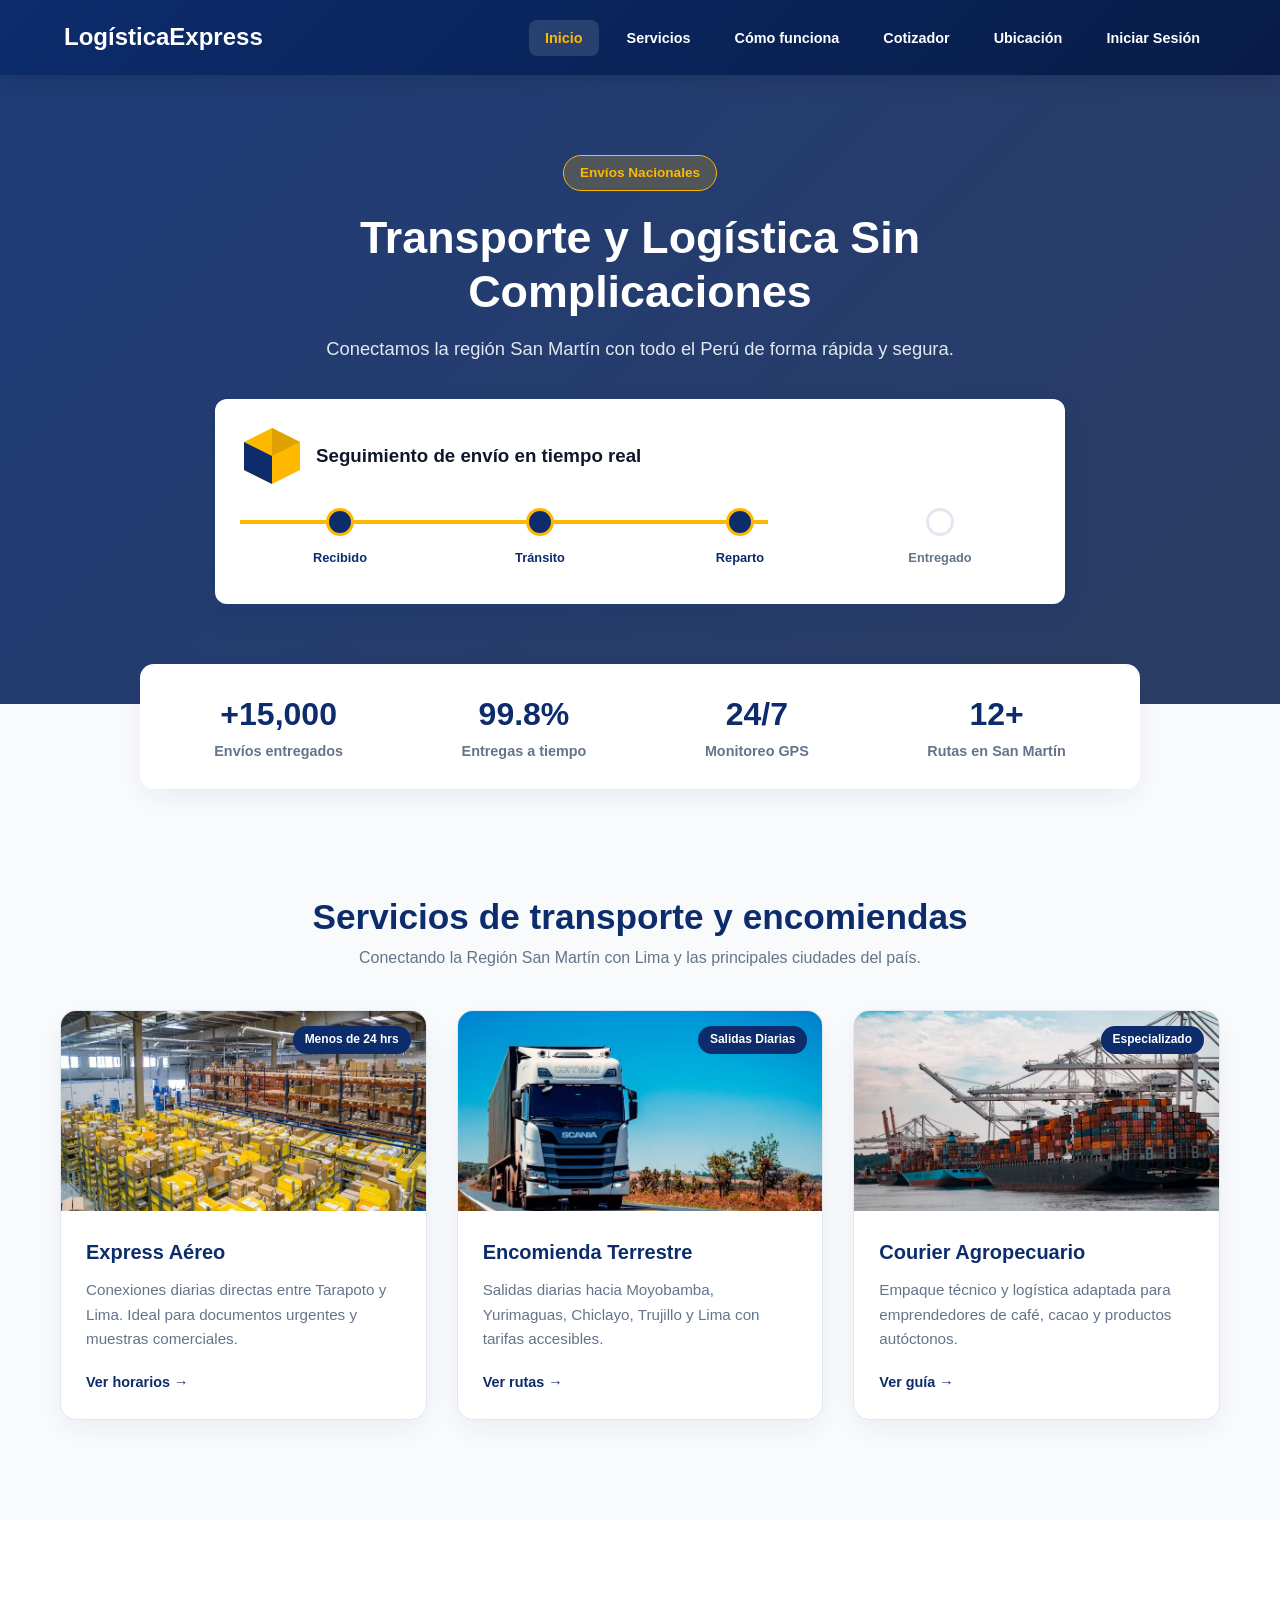
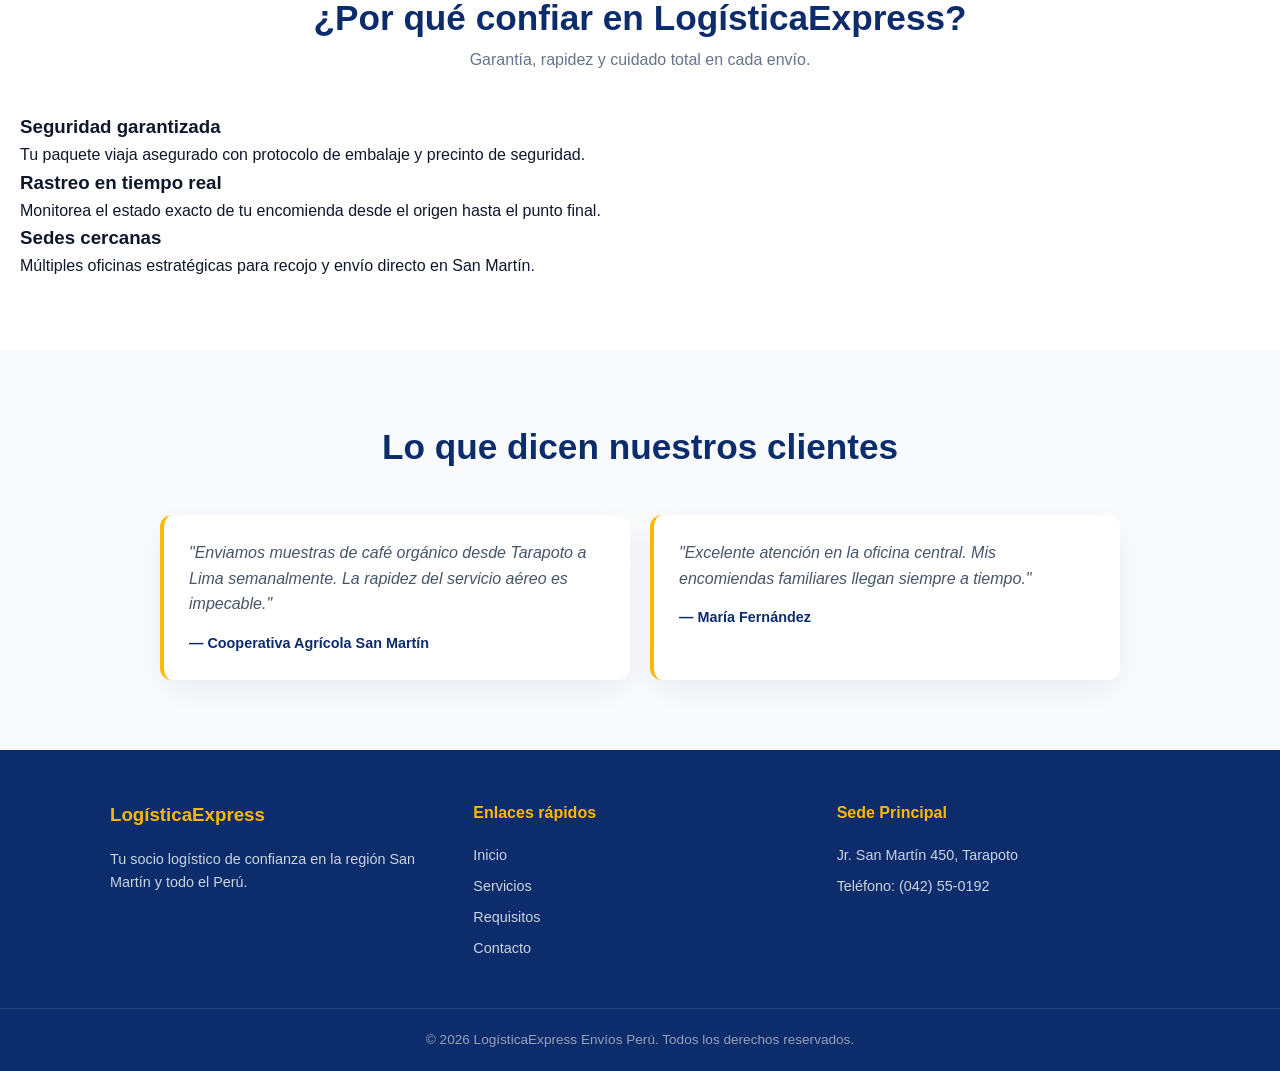
<file: index.html>
<!DOCTYPE html>
<html lang="es">
<head>
  <meta charset="UTF-8">
  <meta name="viewport" content="width=device-width, initial-scale=1.0">
  <meta name="description" content="LogísticaExpress Perú - Envíos, encomiendas y mensajería en Tarapoto y la Amazonía.">
  <title>Inicio — LogísticaExpress Perú</title>
  <link rel="stylesheet" href="CSS/inicio.css">
</head>
<body>

  <!-- ENCABEZADO Y NAVEGACIÓN -->
  <header>
    <a href="index.html" class="logo">LogísticaExpress</a>
    <nav>
      <ul>
        <li><a href="index.html" class="active">Inicio</a></li>
        <li><a href="HTML/servicios.html">Servicios</a></li>
        <li class="dropdown">
          <a href="HTML/requisitos.html">Cómo funciona</a>
          <ul class="dropdown-menu">
            <li><a href="HTML/requisitos.html#pasos">Pasos para enviar</a></li>
            <li><a href="HTML/requisitos.html#requisitos">Requisitos por tipo</a></li>
            <li><a href="HTML/requisitos.html#prohibidos">Artículos prohibidos</a></li>
          </ul>
        </li>
        <li><a href="HTML/formulario.html">Cotizador</a></li>
        <li><a href="HTML/contacto.html">Ubicación</a></li>
        <!-- BOTÓN DE INICIAR SESIÓN AGREGADO -->
        <li><a href="HTML/login.html" class="btn-login-nav">Iniciar Sesión</a></li>
      </ul>
    </nav>
  </header>

  <main>
    <!-- HERO SECTION -->
    <section class="hero">
      <div class="hero-overlay"></div>
      <div class="hero-content">
        <span class="badge">Envíos Nacionales</span>
        <h1>Transporte y Logística Sin Complicaciones</h1>
        <p>Conectamos la región San Martín con todo el Perú de forma rápida y segura.</p>

        <!-- SEGUIMIENTO Y RASTREO -->
        <div class="tracking-container">
          <div class="rastreo-header">
            <svg class="svg-paquete-animado" viewBox="0 0 64 64" width="64" height="64">
              <path fill="#ffb800" d="M32 4L4 18v28l28 14 28-14V18L32 4z"/>
              <path fill="#e0a200" d="M32 4v28l28-14L32 4z"/>
              <path fill="#0d2c6c" d="M4 18l28 14v28L4 46V18z"/>
            </svg>
            <h3>Seguimiento de envío en tiempo real</h3>
          </div>

          <!-- Línea de tiempo -->
          <div class="timeline">
            <div class="timeline-bar"></div>
            <div class="timeline-step active">
              <div class="step-dot"></div>
              <span class="step-label">Recibido</span>
            </div>
            <div class="timeline-step active">
              <div class="step-dot"></div>
              <span class="step-label">Tránsito</span>
            </div>
            <div class="timeline-step active">
              <div class="step-dot"></div>
              <span class="step-label">Reparto</span>
            </div>
            <div class="timeline-step">
              <div class="step-dot"></div>
              <span class="step-label">Entregado</span>
            </div>
          </div>
        </div>

      </div>
    </section>

    <!-- ESTADÍSTICAS -->
    <section class="stats-bar">
      <div class="stat-item">
        <h2>+15,000</h2>
        <p>Envíos entregados</p>
      </div>
      <div class="stat-item">
        <h2>99.8%</h2>
        <p>Entregas a tiempo</p>
      </div>
      <div class="stat-item">
        <h2>24/7</h2>
        <p>Monitoreo GPS</p>
      </div>
      <div class="stat-item">
        <h2>12+</h2>
        <p>Rutas en San Martín</p>
      </div>
    </section>

    <!-- CATÁLOGO DE SERVICIOS -->
    <section class="resumen-inicio" id="servicios">
      <div class="section-title">
        <h2>Servicios de transporte y encomiendas</h2>
        <p>Conectando la Región San Martín con Lima y las principales ciudades del país.</p>
      </div>

      <div class="resumen-grid">
        <article class="resumen-card">
          <div class="card-img-wrapper">
            <img src="aereo.jpg" alt="Carga Aérea Express">
            <span class="card-badge">Menos de 24 hrs</span>
          </div>
          <div class="resumen-card-body">
            <h3>Express Aéreo</h3>
            <p>Conexiones diarias directas entre Tarapoto y Lima. Ideal para documentos urgentes y muestras comerciales.</p>
            <a href="HTML/expresoaereo.html" class="link-btn">Ver horarios →</a>
          </div>
        </article>

        <article class="resumen-card">
          <div class="card-img-wrapper">
            <img src="terrestre.jpg" alt="Encomienda Terrestre">
            <span class="card-badge">Salidas Diarias</span>
          </div>
          <div class="resumen-card-body">
            <h3>Encomienda Terrestre</h3>
            <p>Salidas diarias hacia Moyobamba, Yurimaguas, Chiclayo, Trujillo y Lima con tarifas accesibles.</p>
            <a href="HTML/encomiendaterrestre.html" class="link-btn">Ver rutas →</a>
          </div>
        </article>

        <article class="resumen-card">
          <div class="card-img-wrapper">
            <img src="agropecuario.jpg" alt="Courier Agropecuario">
            <span class="card-badge">Especializado</span>
          </div>
          <div class="resumen-card-body">
            <h3>Courier Agropecuario</h3>
            <p>Empaque técnico y logística adaptada para emprendedores de café, cacao y productos autóctonos.</p>
            <a href="HTML/courieragropecuario.html" class="link-btn">Ver guía →</a>
          </div>
        </article>
      </div>
    </section>

    <!-- VENTAJAS / POR QUÉ ELEGIRNOS -->
    <section class="features-section" id="beneficios">
      <div class="section-title">
        <h2>¿Por qué confiar en LogísticaExpress?</h2>
        <p>Garantía, rapidez y cuidado total en cada envío.</p>
      </div>

      <div class="features-grid">
        <div class="feature-box">
          <h3>Seguridad garantizada</h3>
          <p>Tu paquete viaja asegurado con protocolo de embalaje y precinto de seguridad.</p>
        </div>
        <div class="feature-box">
          <h3>Rastreo en tiempo real</h3>
          <p>Monitorea el estado exacto de tu encomienda desde el origen hasta el punto final.</p>
        </div>
        <div class="feature-box">
          <h3>Sedes cercanas</h3>
          <p>Múltiples oficinas estratégicas para recojo y envío directo en San Martín.</p>
        </div>
      </div>
    </section>

    <!-- TESTIMONIOS -->
    <section class="testimonials-section" id="testimonios">
      <div class="section-title">
        <h2>Lo que dicen nuestros clientes</h2>
      </div>

      <div class="testimonials-grid">
        <div class="testimonial-card">
          <p>"Enviamos muestras de café orgánico desde Tarapoto a Lima semanalmente. La rapidez del servicio aéreo es impecable."</p>
          <h4>— Cooperativa Agrícola San Martín</h4>
        </div>
        <div class="testimonial-card">
          <p>"Excelente atención en la oficina central. Mis encomiendas familiares llegan siempre a tiempo."</p>
          <h4>— María Fernández</h4>
        </div>
      </div>
    </section>
  </main>

  <!-- PIE DE PÁGINA -->
  <footer>
    <div class="footer-container">
      <div class="footer-col">
        <h3>LogísticaExpress</h3>
        <p>Tu socio logístico de confianza en la región San Martín y todo el Perú.</p>
      </div>
      <div class="footer-col">
        <h4>Enlaces rápidos</h4>
        <ul>
          <li><a href="index.html">Inicio</a></li>
          <li><a href="HTML/servicios.html">Servicios</a></li>
          <li><a href="HTML/requisitos.html">Requisitos</a></li>
          <li><a href="HTML/contacto.html">Contacto</a></li>
        </ul>
      </div>
      <div class="footer-col">
        <h4>Sede Principal</h4>
        <p>Jr. San Martín 450, Tarapoto</p>
        <p>Teléfono: (042) 55-0192</p>
      </div>
    </div>
    <div class="footer-bottom">
      <p>&copy; 2026 LogísticaExpress Envíos Perú. Todos los derechos reservados.</p>
    </div>
  </footer>

</body>
</html>
</file>
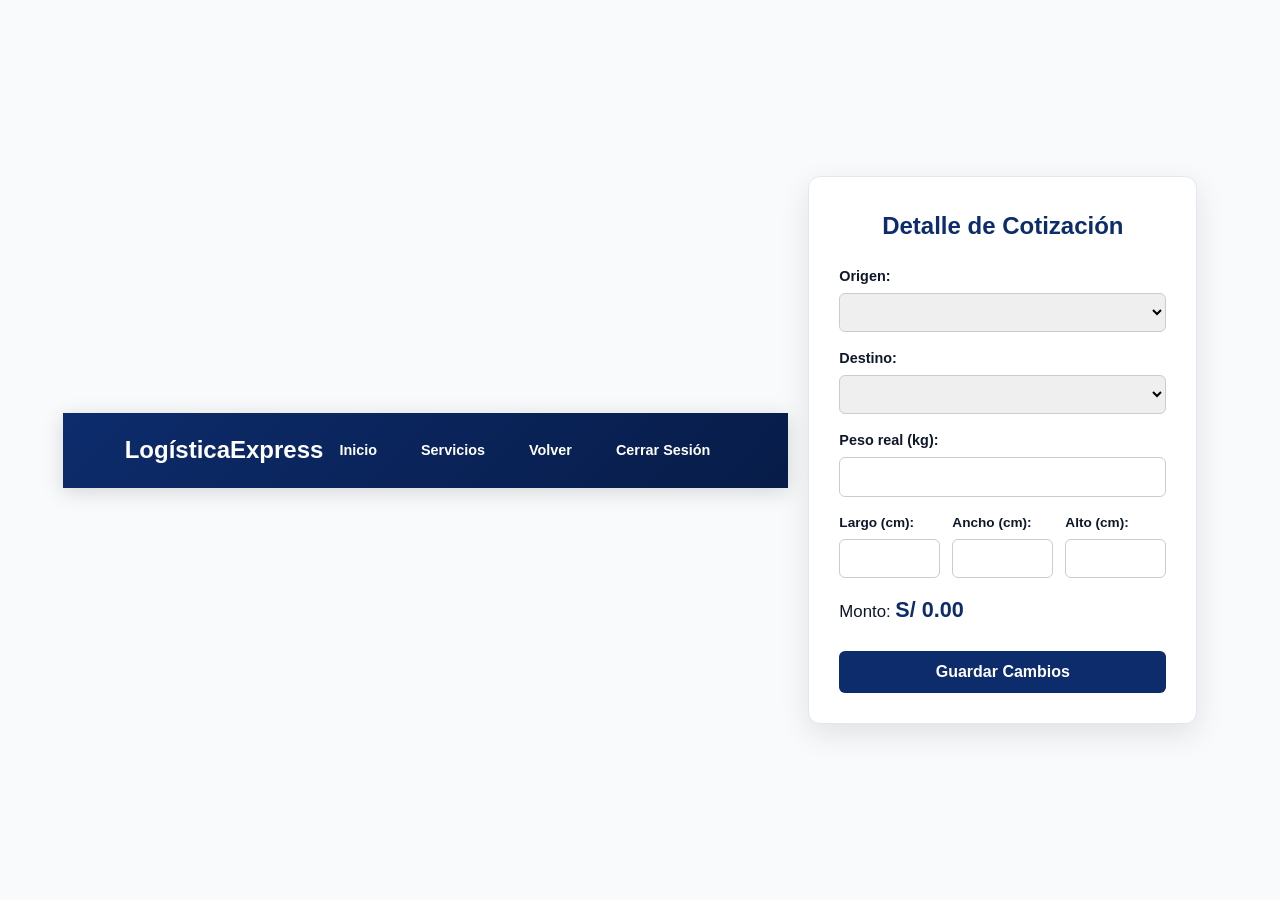
<file: HTML/actualizar.html>
<!DOCTYPE html>
<html lang="es">
<head>
  <meta charset="UTF-8">
  <meta name="viewport" content="width=device-width, initial-scale=1.0">
  <title>Actualizar Cotización — LogísticaExpress</title>
  <link rel="stylesheet" href="../CSS/inicio.css">
  <link rel="stylesheet" href="../CSS/actualizar.css">
</head>
<body>
  <!-- ENCABEZADO -->
  <header>
    <a href="../index.html" class="logo">LogísticaExpress</a>
    <nav>
      <ul>
        <li><a href="../index.html">Inicio</a></li>
        <li><a href="servicios.html">Servicios</a></li>
        <li><a href="#" id="enlace-volver">Volver</a></li>
        <li><a href="#" id="btn-cerrar-sesion" class="btn-login-nav">Cerrar Sesión</a></li>
      </ul>
    </nav>
  </header>

  <main style="display: flex; justify-content: center; padding: 40px 20px;">
    <div class="form-card" style="width: 100%; max-width: 500px; background: white; padding: 30px; border-radius: 12px; box-shadow: 0 10px 30px rgba(0,0,0,0.1);">
      <h2 style="color: #0d2c6c; text-align: center; margin-bottom: 20px;">Detalle de Cotización</h2>

      <form id="form-actualizar">
        <div style="margin-bottom: 15px;">
          <label for="edit-origen" style="display: block; font-weight: bold; margin-bottom: 5px;">Origen:</label>
          <select id="edit-origen" required style="width: 100%; padding: 10px; border: 1px solid #ccc; border-radius: 6px;"></select>
        </div>

        <div style="margin-bottom: 15px;">
          <label for="edit-destino" style="display: block; font-weight: bold; margin-bottom: 5px;">Destino:</label>
          <select id="edit-destino" required style="width: 100%; padding: 10px; border: 1px solid #ccc; border-radius: 6px;"></select>
        </div>

        <div style="margin-bottom: 15px;">
          <label for="edit-peso" style="display: block; font-weight: bold; margin-bottom: 5px;">Peso real (kg):</label>
          <input type="number" id="edit-peso" min="0.1" max="9999" step="0.1" required style="width: 100%; padding: 10px; border: 1px solid #ccc; border-radius: 6px;">
        </div>

        <div class="medidas-edit">
          <div><label for="edit-largo">Largo (cm):</label><input type="number" id="edit-largo" min="1" max="9999" step="0.1" required></div>
          <div><label for="edit-ancho">Ancho (cm):</label><input type="number" id="edit-ancho" min="1" max="9999" step="0.1" required></div>
          <div><label for="edit-alto">Alto (cm):</label><input type="number" id="edit-alto" min="1" max="9999" step="0.1" required></div>
        </div>

        <p class="monto-edit">Monto: <strong id="edit-monto">S/ 0.00</strong> <span id="edit-pago"></span></p>
        <p id="edit-error" class="edit-error" role="alert"></p>

        <!-- Solo Administradores o Empleados verán este campo -->
        <div id="div-estado" style="margin-bottom: 20px; display: none; padding-top: 15px; border-top: 1px solid #eee;">
          <label for="edit-estado" style="display: block; font-weight: bold; margin-bottom: 5px; color: #b91c1c;">Actualizar Estado del Envío:</label>
          <select id="edit-estado" style="width: 100%; padding: 10px; border: 2px solid #ffb800; border-radius: 6px;">
            <option value="registrado">Registrado</option>
            <option value="en tránsito">En tránsito</option>
            <option value="entregado">Entregado</option>
            <option value="cancelado">Cancelado</option>
          </select>
        </div>

        <button type="submit" id="btn-guardar" style="width: 100%; background: #0d2c6c; color: white; border: none; padding: 12px; font-weight: bold; border-radius: 6px; cursor: pointer;">Guardar Cambios</button>
      </form>
    </div>
  </main>

  <script type="module" src="../JS/actualizar/actualizar.js"></script>
</body>
</html>
</file>
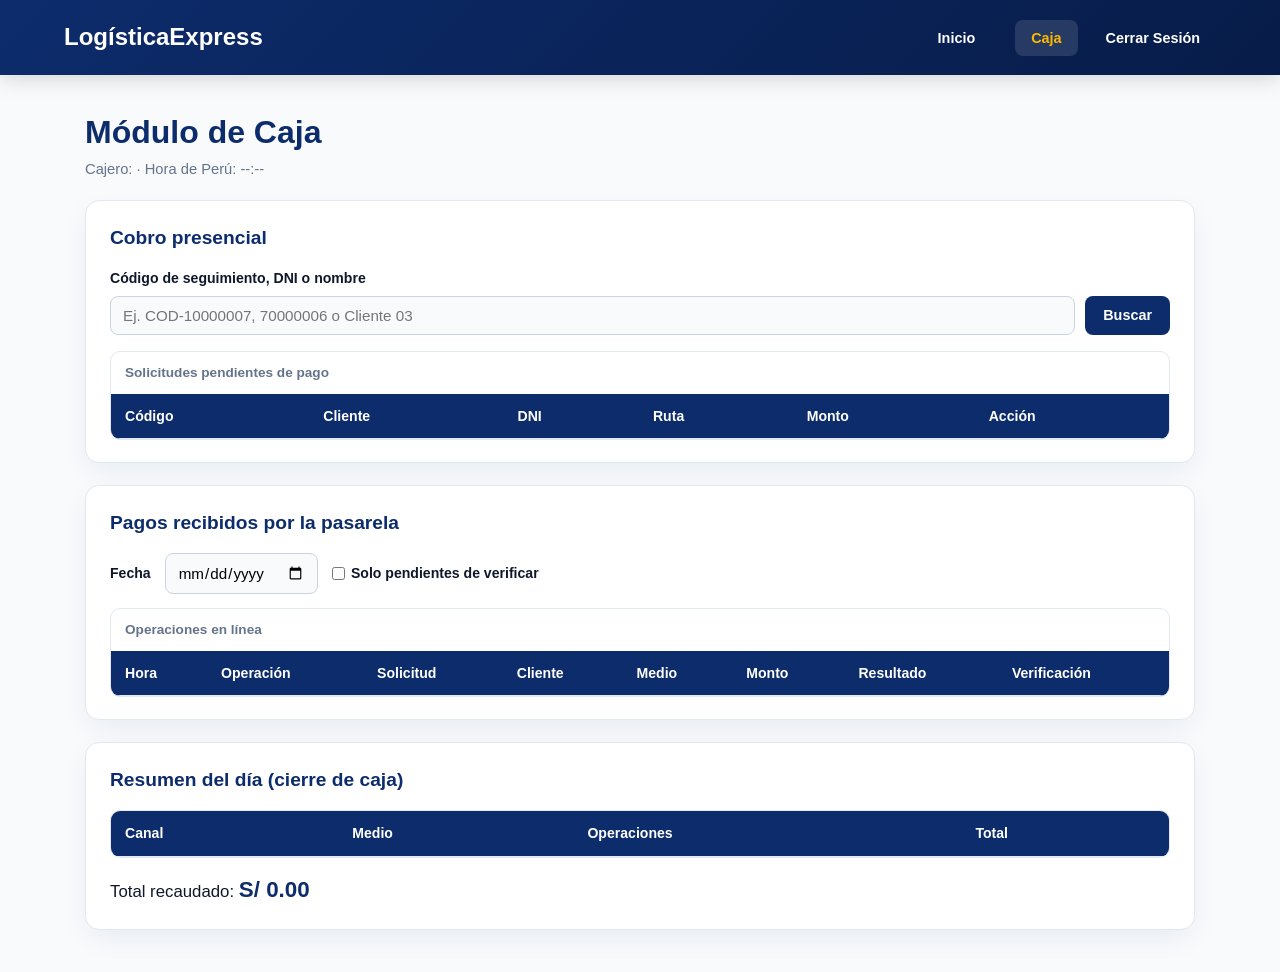
<file: HTML/caja.html>
<!DOCTYPE html>
<html lang="es">
<head>
  <meta charset="UTF-8">
  <meta name="viewport" content="width=device-width, initial-scale=1.0">
  <title>Caja — LogísticaExpress</title>
  <link rel="stylesheet" href="../CSS/inicio.css">
  <link rel="stylesheet" href="../CSS/caja.css">
</head>
<body>
  <header>
    <a href="../index.html" class="logo">LogísticaExpress</a>
    <nav aria-label="Navegación principal">
      <ul>
        <li><a href="../index.html">Inicio</a></li>
        <li><a href="panel.html" id="nav-panel" hidden>Panel Global</a></li>
        <li><a href="caja.html" class="active" aria-current="page">Caja</a></li>
        <li><a href="#" id="cerrar-sesion" class="btn-login-nav">Cerrar Sesión</a></li>
      </ul>
    </nav>
  </header>

  <main class="caja-contenedor">
    <div class="caja-titulo">
      <h1>Módulo de Caja</h1>
      <p class="caja-usuario">Cajero: <strong id="nombre-cajero"></strong> · Hora de Perú: <span id="reloj-peru">--:--</span></p>
    </div>

    <p id="aviso-cobro" class="aviso-cobro" role="status" aria-live="polite"></p>

    <section class="caja-seccion" aria-labelledby="t-cobro">
      <h2 id="t-cobro">Cobro presencial</h2>
      <form id="form-buscar" class="buscador" role="search">
        <label for="criterio">Código de seguimiento, DNI o nombre</label>
        <div class="buscador-fila">
          <input id="criterio" name="criterio" type="search" autocomplete="off" placeholder="Ej. COD-10000007, 70000006 o Cliente 03">
          <button type="submit">Buscar</button>
        </div>
      </form>
      <div class="tabla-wrapper">
        <table id="tabla-pendientes">
          <caption>Solicitudes pendientes de pago</caption>
          <thead>
            <tr><th scope="col">Código</th><th scope="col">Cliente</th><th scope="col">DNI</th>
                <th scope="col">Ruta</th><th scope="col">Monto</th><th scope="col">Acción</th></tr>
          </thead>
          <tbody></tbody>
        </table>
      </div>
    </section>

    <section class="caja-seccion" aria-labelledby="t-linea">
      <h2 id="t-linea">Pagos recibidos por la pasarela</h2>
      <p id="aviso-nuevos" class="aviso-nuevos" role="status" aria-live="polite"></p>
      <div class="filtros">
        <label for="fecha-caja">Fecha</label>
        <input id="fecha-caja" type="date">
        <label class="check"><input id="solo-por-verificar" type="checkbox"> Solo pendientes de verificar</label>
      </div>
      <div class="tabla-wrapper">
        <table id="tabla-en-linea">
          <caption>Operaciones en línea</caption>
          <thead>
            <tr><th scope="col">Hora</th><th scope="col">Operación</th><th scope="col">Solicitud</th>
                <th scope="col">Cliente</th><th scope="col">Medio</th><th scope="col">Monto</th>
                <th scope="col">Resultado</th><th scope="col">Verificación</th></tr>
          </thead>
          <tbody></tbody>
        </table>
      </div>
    </section>

    <section class="caja-seccion" aria-labelledby="t-resumen">
      <h2 id="t-resumen">Resumen del día (cierre de caja)</h2>
      <div class="tabla-wrapper">
        <table id="tabla-resumen">
          <thead>
            <tr><th scope="col">Canal</th><th scope="col">Medio</th>
                <th scope="col">Operaciones</th><th scope="col">Total</th></tr>
          </thead>
          <tbody></tbody>
        </table>
      </div>
      <p class="total-dia">Total recaudado: <strong id="total-dia">S/ 0.00</strong></p>
    </section>
  </main>

  <dialog id="dialogo-cobro" aria-labelledby="t-dialogo">
    <form id="form-cobro">
      <h2 id="t-dialogo">Registrar cobro</h2>
      <p>Solicitud <strong id="cobro-codigo"></strong> — Total <strong id="cobro-total"></strong></p>

      <dl class="datos-paquete">
        <dt>Ruta</dt><dd id="cobro-ruta"></dd>
        <dt>Medidas (cm)</dt><dd id="cobro-medidas"></dd>
        <dt>Peso declarado</dt><dd id="cobro-peso-declarado"></dd>
      </dl>

      <label for="peso-verificado">Peso verificado en balanza (kg)</label>
      <input id="peso-verificado" name="peso_verificado" type="number" min="0.01" max="9999" step="0.01" required>
      <p class="ayuda" id="ayuda-peso">Si el peso cambia, la tarifa se recalcula.</p>

      <label for="metodo-caja">Medio de pago</label>
      <select id="metodo-caja" name="metodo">
        <option value="efectivo">Efectivo</option>
        <option value="pos">Tarjeta en POS</option>
        <option value="andipay">Billetera AndiPay (QR)</option>
        <option value="pagomovil">Billetera PagoMóvil (QR)</option>
      </select>

      <div id="campo-recibido">
        <label for="monto-recibido">Monto recibido (S/)</label>
        <input id="monto-recibido" name="monto_recibido" type="number" min="0" step="0.01">
        <p>Vuelto: <output id="vuelto">S/ 0.00</output></p>
      </div>

      <div id="campo-referencia" hidden>
        <label for="referencia">N.° de voucher u operación</label>
        <input id="referencia" name="referencia" inputmode="numeric" maxlength="12">
      </div>

      <div class="dialogo-botones">
        <button type="submit" class="primario">Confirmar cobro</button>
        <button type="button" id="cancelar-cobro">Cancelar</button>
      </div>
    </form>
  </dialog>

  <script type="module" src="../JS/caja/caja.js"></script>
</body>
</html>
</file>
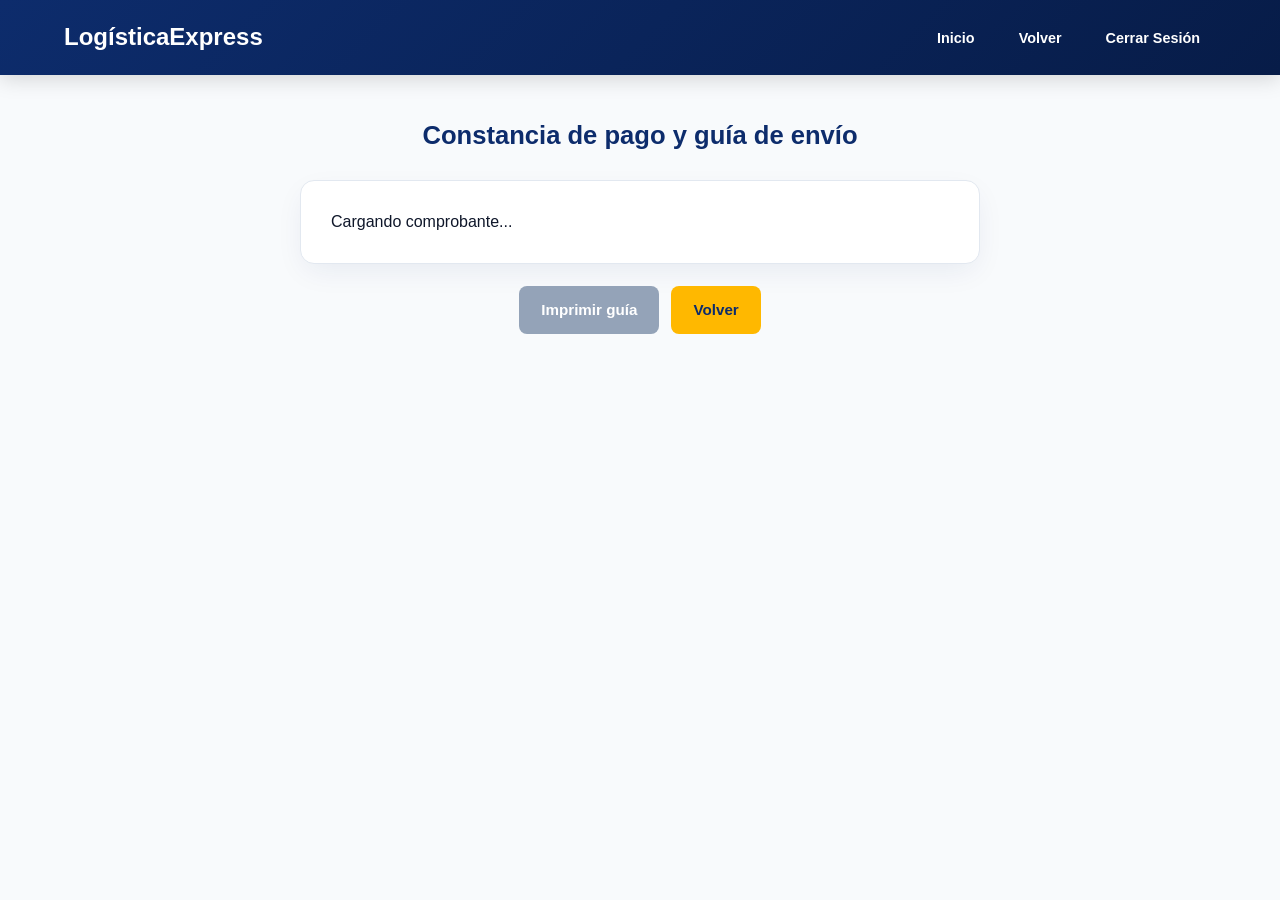
<file: HTML/comprobante.html>
<!DOCTYPE html>
<html lang="es">
<head>
  <meta charset="UTF-8">
  <meta name="viewport" content="width=device-width, initial-scale=1.0">
  <title>Comprobante y guía de envío — LogísticaExpress</title>
  <link rel="stylesheet" href="../CSS/inicio.css">
  <link rel="stylesheet" href="../CSS/comprobante.css">
</head>
<body>
  <header>
    <a href="../index.html" class="logo">LogísticaExpress</a>
    <nav aria-label="Navegación principal">
      <ul>
        <li><a href="../index.html">Inicio</a></li>
        <li><a href="#" id="enlace-volver-nav">Volver</a></li>
        <li><a href="#" id="btn-cerrar-sesion" class="btn-login-nav">Cerrar Sesión</a></li>
      </ul>
    </nav>
  </header>

  <main class="comprobante-contenedor">
    <h1>Constancia de pago y guía de envío</h1>
    <section id="comprobante" class="hoja" aria-live="polite">Cargando comprobante...</section>
    <div class="acciones">
      <button type="button" id="imprimir" disabled>Imprimir guía</button>
      <a href="consulta.html" id="enlace-volver">Volver</a>
    </div>
  </main>

  <script type="module" src="../JS/comprobante/comprobante.js"></script>
</body>
</html>
</file>
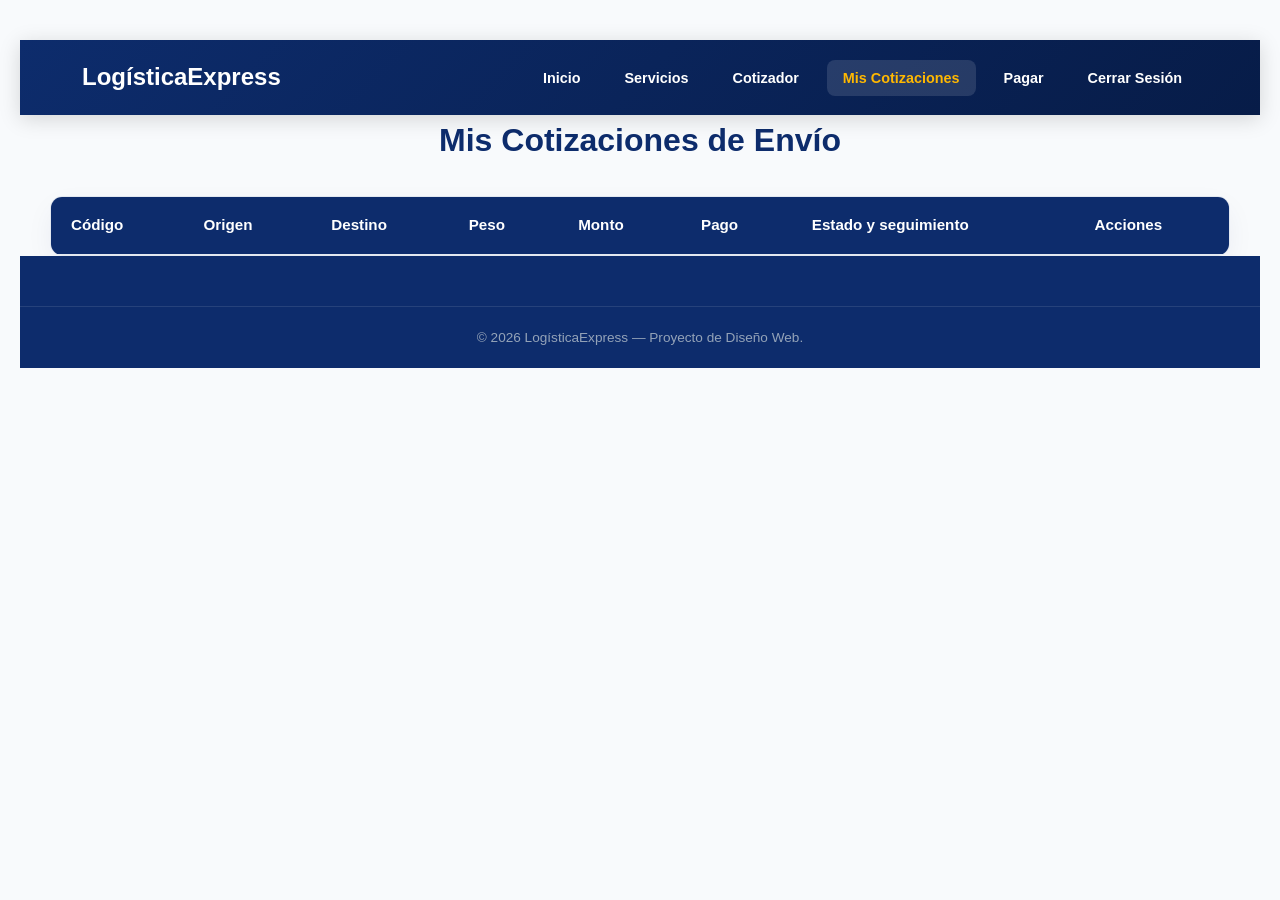
<file: HTML/consulta.html>
<!DOCTYPE html>
<html lang="es">
<head>
  <meta charset="UTF-8">
  <meta name="viewport" content="width=device-width, initial-scale=1.0">
  <title>Mis Cotizaciones — LogísticaExpress</title>
  <link rel="stylesheet" href="../CSS/inicio.css">
  <link rel="stylesheet" href="../CSS/consulta.css">
  <link rel="stylesheet" href="../CSS/seguimiento.css">
</head>
<body>
  <!-- ENCABEZADO -->
  <header>
    <a href="../index.html" class="logo">LogísticaExpress</a>
    <nav>
      <ul>
        <li><a href="../index.html">Inicio</a></li>
        <li><a href="servicios.html">Servicios</a></li>
        <li><a href="formulario.html">Cotizador</a></li>
        <li><a href="consulta.html" class="active">Mis Cotizaciones</a></li>
        <li><a href="pago.html">Pagar</a></li>
        <li><a href="#" id="btn-cerrar-sesion" class="btn-login-nav">Cerrar Sesión</a></li>
      </ul>
    </nav>
  </header>

  <main class="contenedor-consulta">
    <h1>Mis Cotizaciones de Envío</h1>
    <div class="tabla-wrapper">
      <table>
        <thead>
          <tr>
            <th>Código</th>
            <th>Origen</th>
            <th>Destino</th>
            <th>Peso</th>
            <th>Monto</th>
            <th>Pago</th>
            <th>Estado y seguimiento</th>
            <th>Acciones</th>
          </tr>
        </thead>
        <tbody id="tabla-registros"></tbody>
      </table>
    </div>
  </main>
  
  <!-- PIE DE PÁGINA (Resumido para no alargar) -->
  <footer>
    <div class="footer-bottom">
      <p>&copy; 2026 LogísticaExpress — Proyecto de Diseño Web.</p>
    </div>
  </footer>

  <script type="module" src="../JS/consulta/consulta.js"></script>
</body>
</html>
</file>
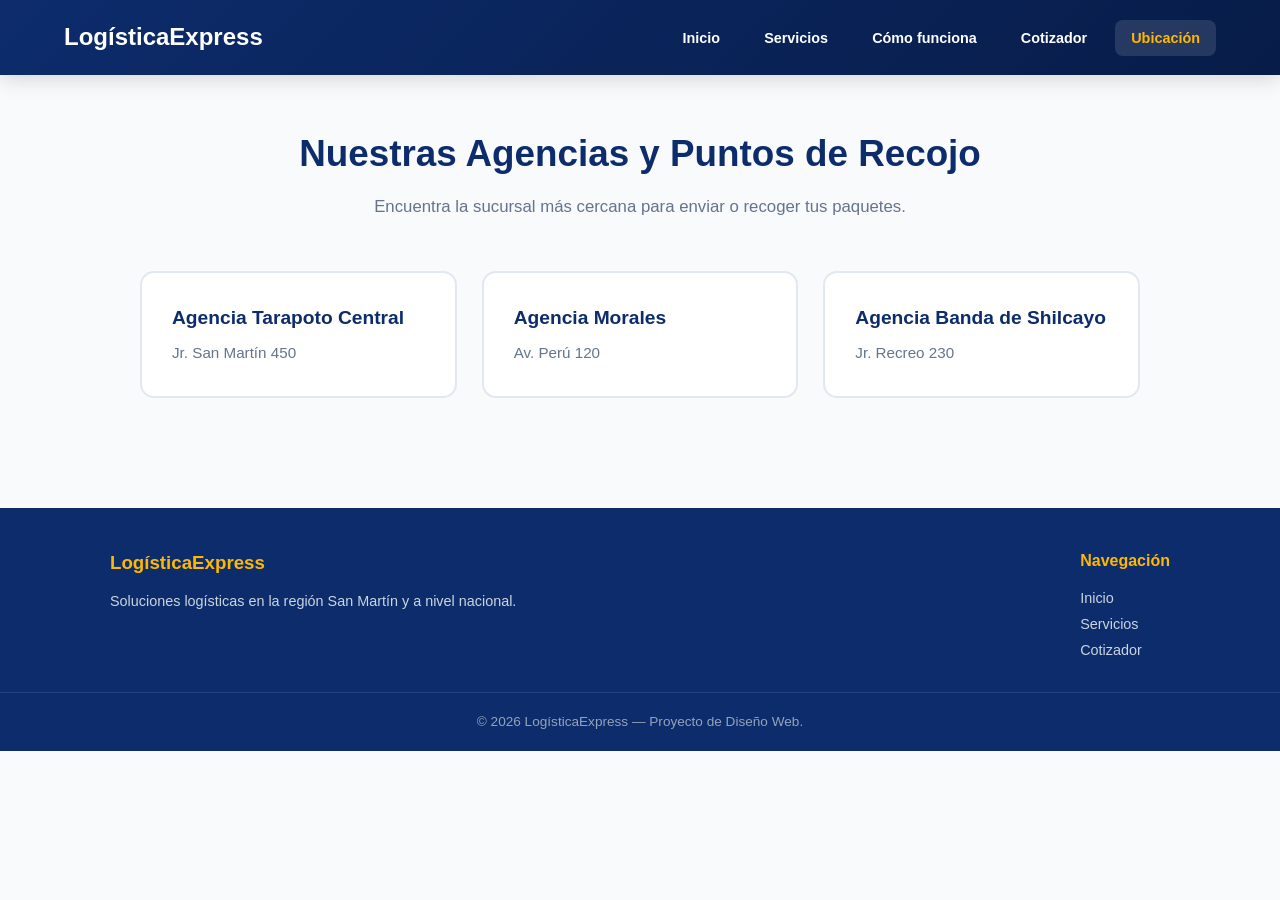
<file: HTML/contacto.html>
<!DOCTYPE html>
<html lang="es">
<head>
  <meta charset="UTF-8">
  <meta name="viewport" content="width=device-width, initial-scale=1.0">
  <meta name="description" content="Ubicación y puntos de recojo - LogísticaExpress">
  <title>Ubicación y Agencias — LogísticaExpress</title>
  <link rel="stylesheet" href="../CSS/servicios.css">
</head>
<body>

  <!-- ENCABEZADO Y NAVEGACIÓN -->
  <header>
    <a href="../index.html" class="logo">LogísticaExpress</a>
    <nav>
      <ul>
        <li><a href="../index.html">Inicio</a></li>
        <li><a href="servicios.html">Servicios</a></li>
        <li class="dropdown">
          <a href="requisitos.html">Cómo funciona</a>
          <ul class="dropdown-menu">
            <li><a href="requisitos.html#pasos">Pasos para enviar</a></li>
            <li><a href="requisitos.html#requisitos">Requisitos por tipo</a></li>
            <li><a href="requisitos.html#prohibidos">Artículos prohibidos</a></li>
          </ul>
        </li>
        <li><a href="formulario.html">Cotizador</a></li>
        <li><a href="contacto.html" class="active">Ubicación</a></li>
      </ul>
    </nav>
  </header>

  <main>
    <section class="page-header">
      <h1>Nuestras Agencias y Puntos de Recojo</h1>
      <p class="subtitulo">Encuentra la sucursal más cercana para enviar o recoger tus paquetes.</p>
    </section>

    <!-- PUNTOS DE RECOJO CON ANIMACIÓN ESCALONADA -->
    <section class="puntos-recojo-grid">
      <div class="punto-card" style="--i: 1;">
        <h3>Agencia Tarapoto Central</h3>
        <p>Jr. San Martín 450</p>
      </div>
      <div class="punto-card" style="--i: 2;">
        <h3>Agencia Morales</h3>
        <p>Av. Perú 120</p>
      </div>
      <div class="punto-card" style="--i: 3;">
        <h3>Agencia Banda de Shilcayo</h3>
        <p>Jr. Recreo 230</p>
      </div>
    </section>
  </main>

  <!-- PIE DE PÁGINA -->
  <footer>
    <div class="footer-container">
      <div class="footer-col">
        <h3>LogísticaExpress</h3>
        <p>Soluciones logísticas en la región San Martín y a nivel nacional.</p>
      </div>
      <div class="footer-col">
        <h4>Navegación</h4>
        <ul>
          <li><a href="../index.html">Inicio</a></li>
          <li><a href="servicios.html">Servicios</a></li>
          <li><a href="formulario.html">Cotizador</a></li>
        </ul>
      </div>
    </div>
    <div class="footer-bottom">
      <p>&copy; 2026 LogísticaExpress — Proyecto de Diseño Web.</p>
    </div>
  </footer>

</body>
</html>
</file>
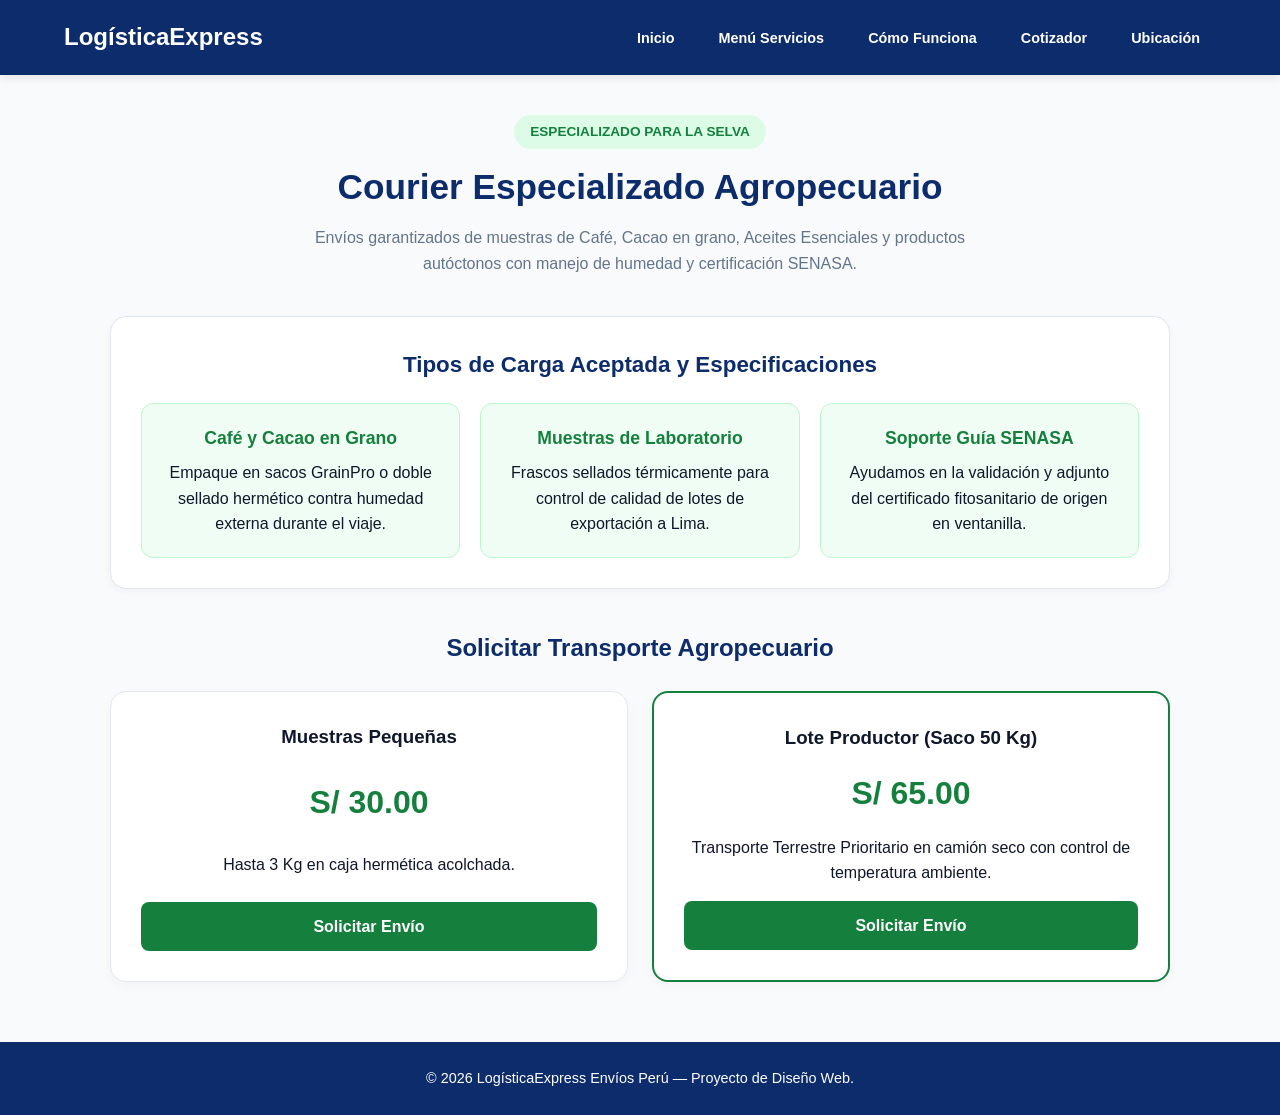
<file: HTML/courieragropecuario.html>
<!DOCTYPE html>
<html lang="es">
<head>
  <meta charset="UTF-8">
  <meta name="viewport" content="width=device-width, initial-scale=1.0">
  <title>Courier Agropecuario | LogísticaExpress</title>
  <link rel="stylesheet" href="../CSS/Courieragropecuario.css">
</head>
<body>

  <header>
    <a href="../index.html" class="logo">LogísticaExpress</a>
    <nav>
      <ul>
        <li><a href="../index.html">Inicio</a></li>
        <li class="dropdown">
          <a href="servicios.html" class="dropdown-btn">Menú Servicios</a>
          <ul class="dropdown-menu">
            <li><a href="expresoaereo.html">Expreso Aéreo</a></li>
            <li><a href="encomiendaterrestre.html">Encomienda Terrestre</a></li>
            <li><a href="courieragropecuario.html">Courier Agropecuario</a></li>
            <li><a href="servicios.html">Todos los Servicios</a></li>
          </ul>
        </li>
        <li><a href="requisitos.html">Cómo Funciona</a></li>
        <li><a href="formulario.html">Cotizador</a></li>
        <li><a href="contacto.html">Ubicación</a></li>
      </ul>
    </nav>
  </header>

  <main>
    <div class="service-hero">
      <span class="badge agro">Especializado para la Selva</span>
      <h1>Courier Especializado Agropecuario</h1>
      <p>Envíos garantizados de muestras de Café, Cacao en grano, Aceites Esenciales y productos autóctonos con manejo de humedad y certificación SENASA.</p>
    </div>

    <!-- REQUISITOS Y EMPAQUE -->
    <section class="info-block">
      <h2>Tipos de Carga Aceptada y Especificaciones</h2>
      <div class="agro-grid">
        <div class="agro-item">
          <h3>Café y Cacao en Grano</h3>
          <p>Empaque en sacos GrainPro o doble sellado hermético contra humedad externa durante el viaje.</p>
        </div>
        <div class="agro-item">
          <h3>Muestras de Laboratorio</h3>
          <p>Frascos sellados térmicamente para control de calidad de lotes de exportación a Lima.</p>
        </div>
        <div class="agro-item">
          <h3>Soporte Guía SENASA</h3>
          <p>Ayudamos en la validación y adjunto del certificado fitosanitario de origen en ventanilla.</p>
        </div>
      </div>
    </section>

    <!-- SELECCIÓN Y SOLICITUD -->
    <section class="buy-section">
      <h2>Solicitar Transporte Agropecuario</h2>
      <div class="agro-plans">
        <div class="plan-card">
          <h3>Muestras Pequeñas</h3>
          <div class="price">S/ 30.00</div>
          <p>Hasta 3 Kg en caja hermética acolchada.</p>
          <a href="formulario.html?servicio=agro_muestra" class="btn-agro">Solicitar Envío</a>
        </div>

        <div class="plan-card featured">
          <h3>Lote Productor (Saco 50 Kg)</h3>
          <div class="price">S/ 65.00</div>
          <p>Transporte Terrestre Prioritario en camión seco con control de temperatura ambiente.</p>
          <a href="formulario.html?servicio=agro_saco" class="btn-agro">Solicitar Envío</a>
        </div>
      </div>
    </section>
  </main>

  <footer>
    <p>&copy; 2026 LogísticaExpress Envíos Perú — Proyecto de Diseño Web.</p>
  </footer>

</body>
</html>
</file>
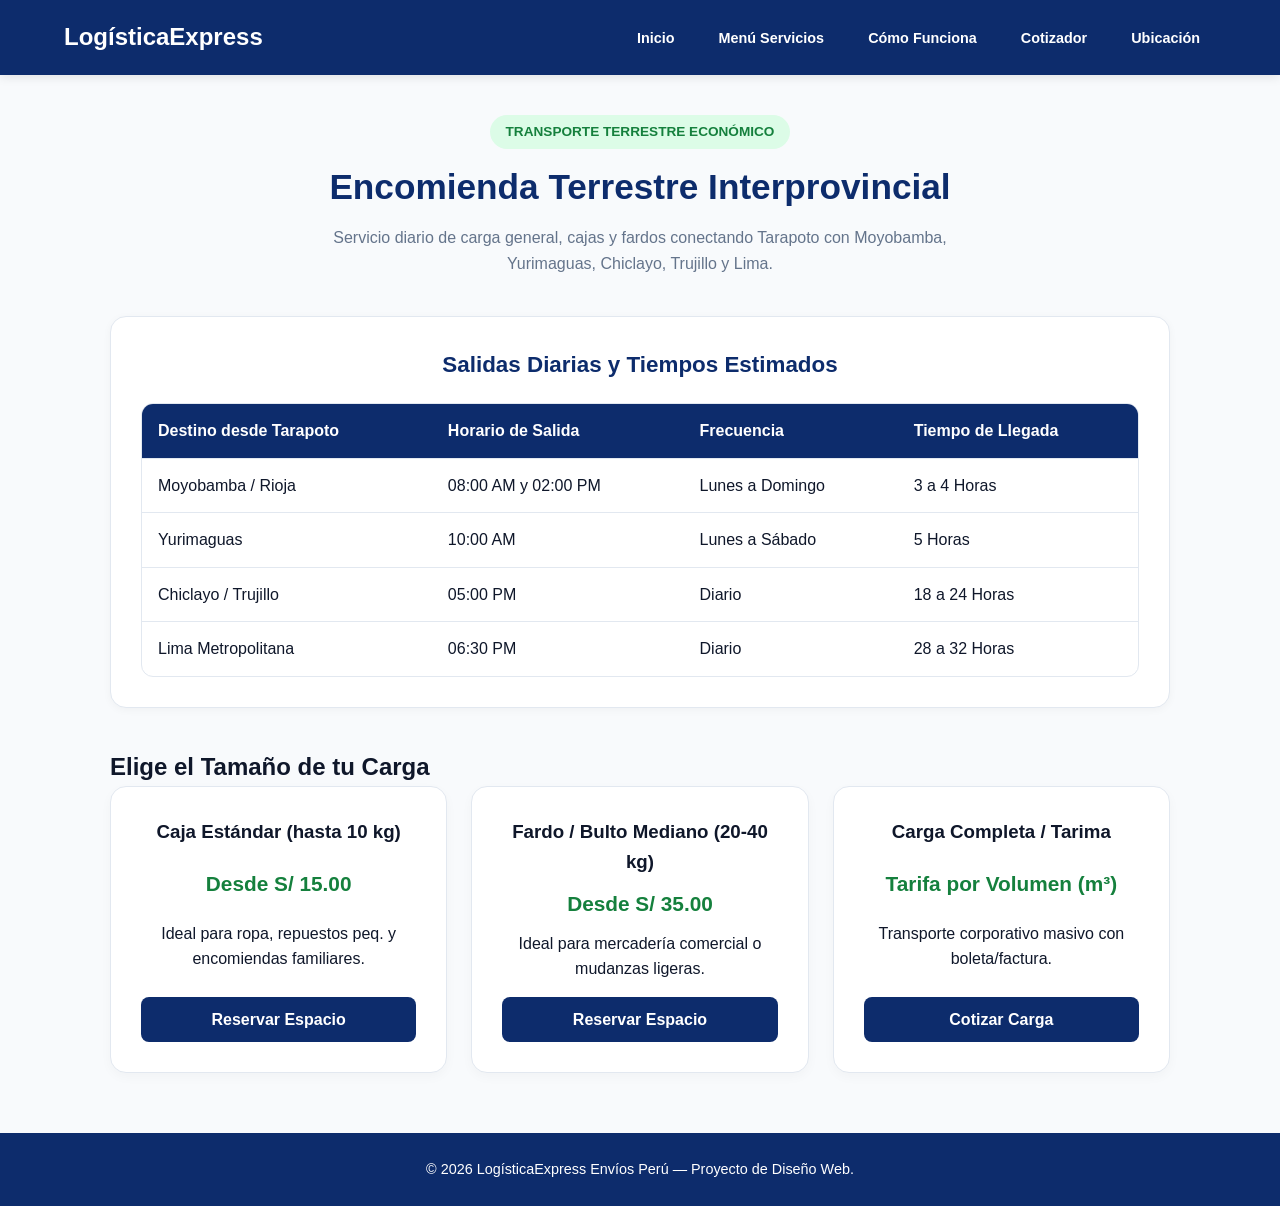
<file: HTML/encomiendaterrestre.html>
<!DOCTYPE html>
<html lang="es">
<head>
  <meta charset="UTF-8">
  <meta name="viewport" content="width=device-width, initial-scale=1.0">
  <title>Encomienda Terrestre | LogísticaExpress</title>
  <link rel="stylesheet" href="../CSS/encomiendaterrestre.css">
</head>
<body>

  <header>
    <a href="../index.html" class="logo">LogísticaExpress</a>
    <nav>
      <ul>
        <li><a href="../index.html">Inicio</a></li>
        <li class="dropdown">
          <a href="servicios.html" class="dropdown-btn">Menú Servicios</a>
          <ul class="dropdown-menu">
            <li><a href="expresoaereo.html">Expreso Aéreo</a></li>
            <li><a href="encomiendaterrestre.html">Encomienda Terrestre</a></li>
            <li><a href="courieragropecuario.html">Courier Agropecuario</a></li>
            <li><a href="servicios.html">Todos los Servicios</a></li>
          </ul>
        </li>
        <li><a href="requisitos.html">Cómo Funciona</a></li>
        <li><a href="formulario.html">Cotizador</a></li>
        <li><a href="contacto.html">Ubicación</a></li>
      </ul>
    </nav>
  </header>

  <main>
    <div class="service-hero">
      <span class="badge econo">Transporte Terrestre Económico</span>
      <h1>Encomienda Terrestre Interprovincial</h1>
      <p>Servicio diario de carga general, cajas y fardos conectando Tarapoto con Moyobamba, Yurimaguas, Chiclayo, Trujillo y Lima.</p>
    </div>

    <!-- HORARIOS DE SALIDA -->
    <section class="info-block">
      <h2>Salidas Diarias y Tiempos Estimados</h2>
      <div class="table-container">
        <table>
          <thead>
            <tr>
              <th scope="col">Destino desde Tarapoto</th>
              <th scope="col">Horario de Salida</th>
              <th scope="col">Frecuencia</th>
              <th scope="col">Tiempo de Llegada</th>
            </tr>
          </thead>
          <tbody>
            <tr>
              <td>Moyobamba / Rioja</td>
              <td>08:00 AM y 02:00 PM</td>
              <td>Lunes a Domingo</td>
              <td>3 a 4 Horas</td>
            </tr>
            <tr>
              <td>Yurimaguas</td>
              <td>10:00 AM</td>
              <td>Lunes a Sábado</td>
              <td>5 Horas</td>
            </tr>
            <tr>
              <td>Chiclayo / Trujillo</td>
              <td>05:00 PM</td>
              <td>Diario</td>
              <td>18 a 24 Horas</td>
            </tr>
            <tr>
              <td>Lima Metropolitana</td>
              <td>06:30 PM</td>
              <td>Diario</td>
              <td>28 a 32 Horas</td>
            </tr>
          </tbody>
        </table>
      </div>
    </section>

    <!-- COMPRA DE ESPACIO -->
    <section class="buy-section">
      <h2>Elige el Tamaño de tu Carga</h2>
      <div class="routes-grid">
        <div class="route-card">
          <h3>Caja Estándar (hasta 10 kg)</h3>
          <p class="price-tag">Desde S/ 15.00</p>
          <p>Ideal para ropa, repuestos peq. y encomiendas familiares.</p>
          <a href="formulario.html?servicio=terrestre_caja" class="btn-select">Reservar Espacio</a>
        </div>

        <div class="route-card">
          <h3>Fardo / Bulto Mediano (20-40 kg)</h3>
          <p class="price-tag">Desde S/ 35.00</p>
          <p>Ideal para mercadería comercial o mudanzas ligeras.</p>
          <a href="formulario.html?servicio=terrestre_fardo" class="btn-select">Reservar Espacio</a>
        </div>

        <div class="route-card">
          <h3>Carga Completa / Tarima</h3>
          <p class="price-tag">Tarifa por Volumen (m³)</p>
          <p>Transporte corporativo masivo con boleta/factura.</p>
          <a href="formulario.html?servicio=terrestre_masivo" class="btn-select">Cotizar Carga</a>
        </div>
      </div>
    </section>
  </main>

  <footer>
    <p>&copy; 2026 LogísticaExpress Envíos Perú — Proyecto de Diseño Web.</p>
  </footer>

</body>
</html>
</file>
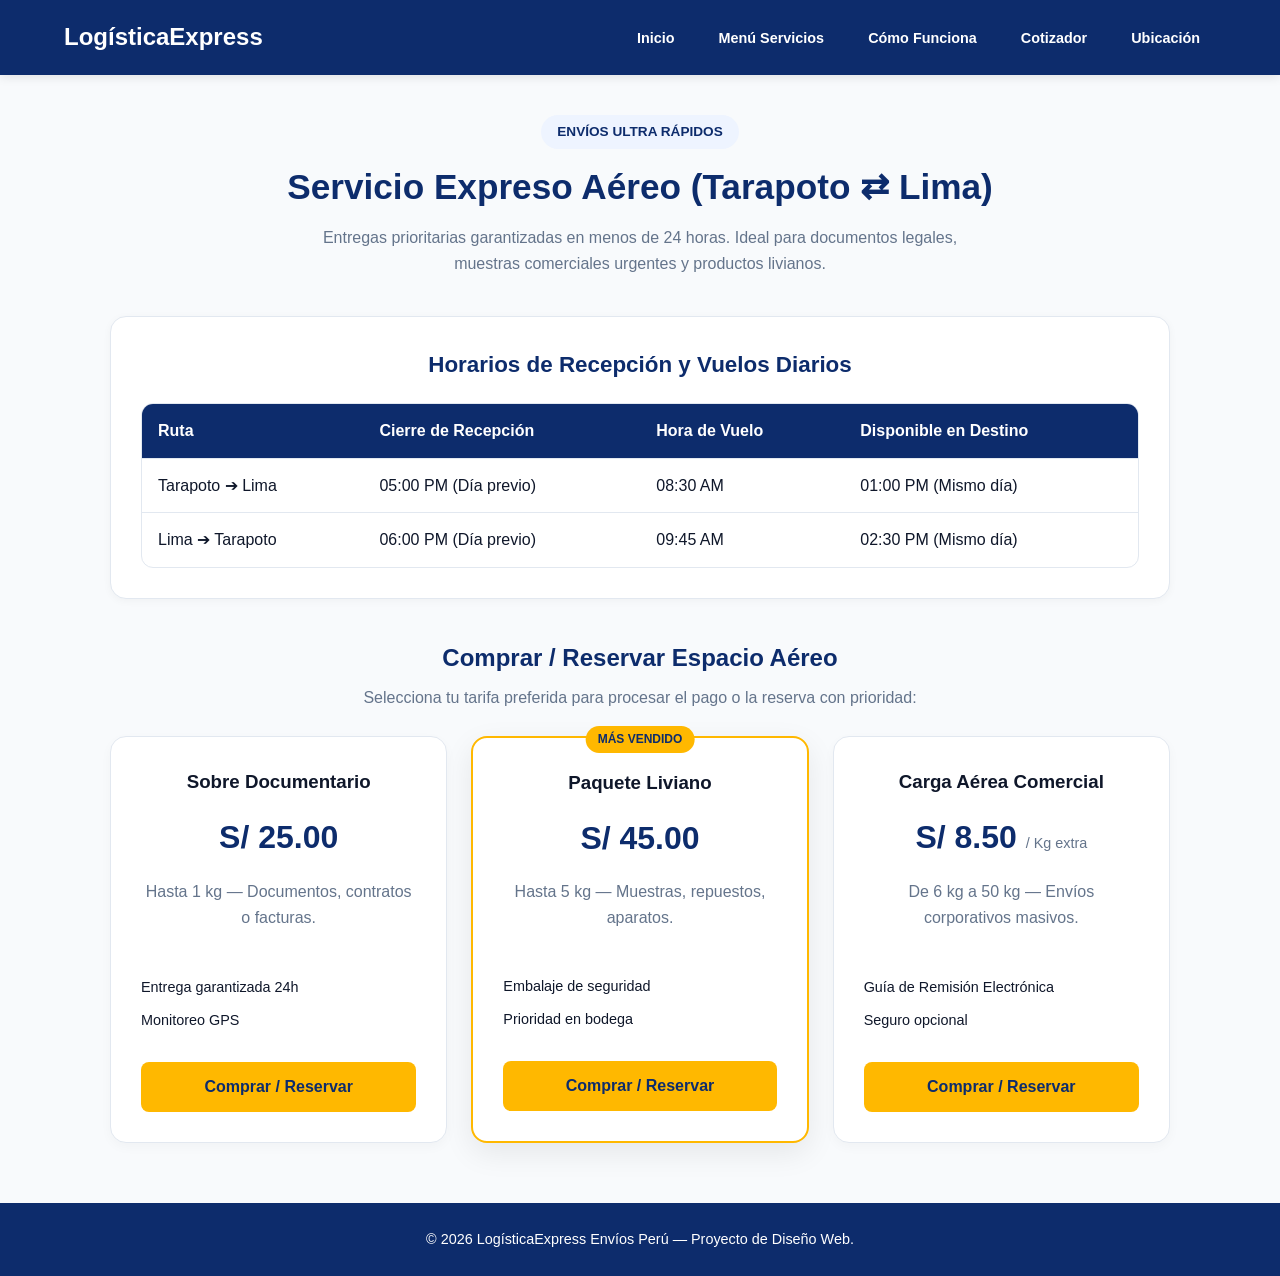
<file: HTML/expresoaereo.html>
<!DOCTYPE html>
<html lang="es">
<head>
  <meta charset="UTF-8">
  <meta name="viewport" content="width=device-width, initial-scale=1.0">
  <title>Expreso Aéreo 24H | LogísticaExpress</title>
  <link rel="stylesheet" href="../CSS/expresaereo.css">
</head>
<body>

  <header>
    <a href="../index.html" class="logo">LogísticaExpress</a>
    <nav>
      <ul>
        <li><a href="../index.html">Inicio</a></li>
        <li class="dropdown">
          <a href="servicios.html" class="dropdown-btn">Menú Servicios</a>
          <ul class="dropdown-menu">
            <li><a href="expresoaereo.html">Expreso Aéreo</a></li>
            <li><a href="encomiendaterrestre.html">Encomienda Terrestre</a></li>
            <li><a href="courieragropecuario.html">Courier Agropecuario</a></li>
            <li><a href="servicios.html">Todos los Servicios</a></li>
          </ul>
        </li>
        <li><a href="requisitos.html">Cómo Funciona</a></li>
        <li><a href="formulario.html">Cotizador</a></li>
        <li><a href="contacto.html">Ubicación</a></li>
      </ul>
    </nav>
  </header>

  <main>
    <div class="service-hero">
      <span class="badge">Envíos Ultra Rápidos</span>
      <h1>Servicio Expreso Aéreo (Tarapoto ⇄ Lima)</h1>
      <p>Entregas prioritarias garantizadas en menos de 24 horas. Ideal para documentos legales, muestras comerciales urgentes y productos livianos.</p>
    </div>

    <!-- HORARIOS DE SALIDA -->
    <section class="info-block">
      <h2>Horarios de Recepción y Vuelos Diarios</h2>
      <div class="table-container">
        <table>
          <thead>
            <tr>
              <th scope="col">Ruta</th>
              <th scope="col">Cierre de Recepción</th>
              <th scope="col">Hora de Vuelo</th>
              <th scope="col">Disponible en Destino</th>
            </tr>
          </thead>
          <tbody>
            <tr>
              <td>Tarapoto ➔ Lima</td>
              <td>05:00 PM (Día previo)</td>
              <td>08:30 AM</td>
              <td>01:00 PM (Mismo día)</td>
            </tr>
            <tr>
              <td>Lima ➔ Tarapoto</td>
              <td>06:00 PM (Día previo)</td>
              <td>09:45 AM</td>
              <td>02:30 PM (Mismo día)</td>
            </tr>
          </tbody>
        </table>
      </div>
    </section>

    <!-- COMPRA / RESERVA RÁPIDA -->
    <section class="buy-section">
      <h2>Comprar / Reservar Espacio Aéreo</h2>
      <p>Selecciona tu tarifa preferida para procesar el pago o la reserva con prioridad:</p>

      <div class="pricing-grid">
        <div class="price-card">
          <h3>Sobre Documentario</h3>
          <div class="price">S/ 25.00</div>
          <p>Hasta 1 kg — Documentos, contratos o facturas.</p>
          <ul>
            <li>Entrega garantizada 24h</li>
            <li>Monitoreo GPS</li>
          </ul>
          <a href="formulario.html?servicio=aereo_sobre" class="btn-buy">Comprar / Reservar</a>
        </div>

        <div class="price-card featured">
          <span class="pop-tag">Más Vendido</span>
          <h3>Paquete Liviano</h3>
          <div class="price">S/ 45.00</div>
          <p>Hasta 5 kg — Muestras, repuestos, aparatos.</p>
          <ul>
            <li>Embalaje de seguridad</li>
            <li>Prioridad en bodega</li>
          </ul>
          <a href="formulario.html?servicio=aereo_paquete" class="btn-buy">Comprar / Reservar</a>
        </div>

        <div class="price-card">
          <h3>Carga Aérea Comercial</h3>
          <div class="price">S/ 8.50 <span>/ Kg extra</span></div>
          <p>De 6 kg a 50 kg — Envíos corporativos masivos.</p>
          <ul>
            <li>Guía de Remisión Electrónica</li>
            <li>Seguro opcional</li>
          </ul>
          <a href="formulario.html?servicio=aereo_carga" class="btn-buy">Comprar / Reservar</a>
        </div>
      </div>
    </section>
  </main>

  <footer>
    <p>&copy; 2026 LogísticaExpress Envíos Perú — Proyecto de Diseño Web.</p>
  </footer>

</body>
</html>
</file>
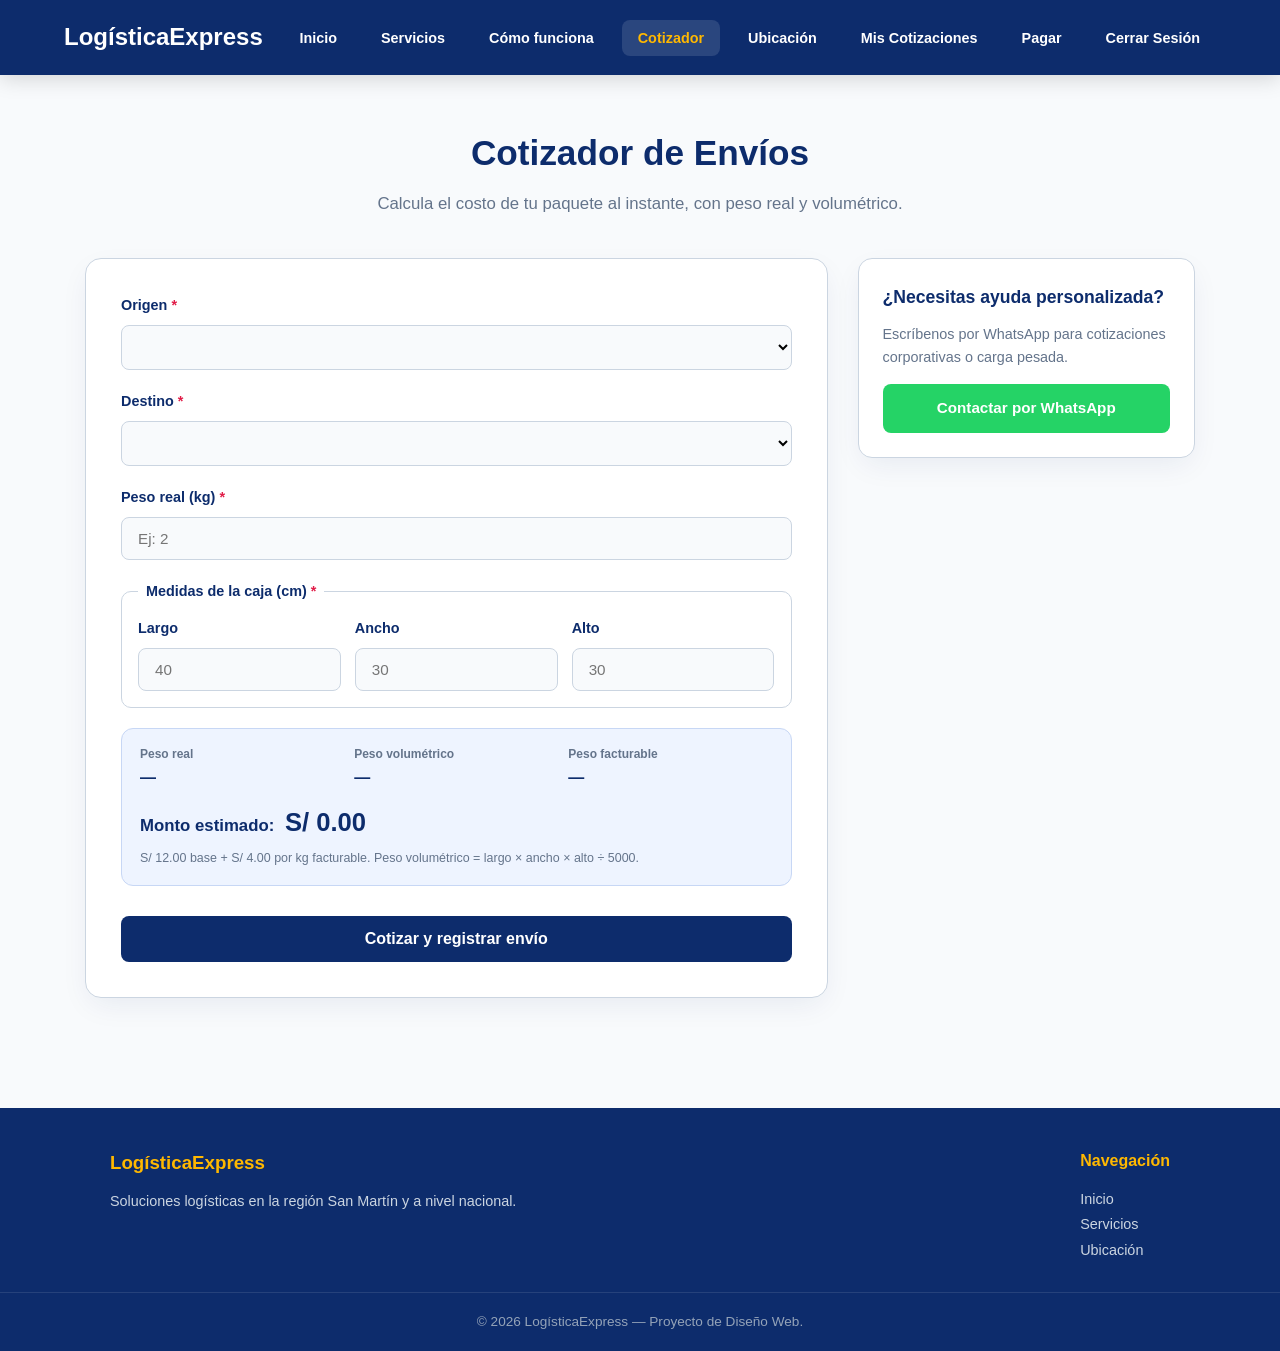
<file: HTML/formulario.html>
<!DOCTYPE html>
<html lang="es">
<head>
  <meta charset="UTF-8">
  <meta name="viewport" content="width=device-width, initial-scale=1.0">
  <title>Cotizador — LogísticaExpress</title>
  <link rel="stylesheet" href="../CSS/formulario.css">
  <link rel="stylesheet" href="../CSS/seguimiento.css">
</head>
<body>

  <!-- ENCABEZADO -->
  <header>
    <a href="../index.html" class="logo">LogísticaExpress</a>
    <nav>
      <ul>
        <li><a href="../index.html">Inicio</a></li>
        <li><a href="servicios.html">Servicios</a></li>
        <li class="dropdown">
          <a href="requisitos.html">Cómo funciona</a>
          <ul class="dropdown-menu">
            <li><a href="requisitos.html#pasos">Pasos para enviar</a></li>
            <li><a href="requisitos.html#requisitos">Requisitos por tipo</a></li>
            <li><a href="requisitos.html#prohibidos">Artículos prohibidos</a></li>
          </ul>
        </li>
        <li><a href="formulario.html" class="active">Cotizador</a></li>
        <li><a href="contacto.html">Ubicación</a></li>
        <li><a href="consulta.html">Mis Cotizaciones</a></li>
        <li><a href="pago.html">Pagar</a></li>
        <li><a href="#" id="btn-cerrar-sesion" class="btn-login-nav">Cerrar Sesión</a></li>
      </ul>
    </nav>
  </header>

  <main>
    <section class="page-header">
      <h1>Cotizador de Envíos</h1>
      <p class="subtitulo">Calcula el costo de tu paquete al instante, con peso real y volumétrico.</p>
    </section>

    <div class="cotizador-wrapper">
      <section class="form-card">
        <form class="cotizador-form" id="form-cotizador" novalidate>
          <div class="form-group">
            <label for="origen">Origen <span class="req">*</span></label>
            <select id="origen" name="origen" required></select>
          </div>

          <div class="form-group">
            <label for="destino">Destino <span class="req">*</span></label>
            <select id="destino" name="destino" required></select>
          </div>

          <div class="form-group">
            <label for="peso">Peso real (kg) <span class="req">*</span></label>
            <input type="number" id="peso" name="peso_kg" min="0.1" max="9999" step="0.1" required placeholder="Ej: 2">
          </div>

          <fieldset class="medidas">
            <legend>Medidas de la caja (cm) <span class="req">*</span></legend>
            <div class="medidas-grid">
              <div class="form-group">
                <label for="largo">Largo</label>
                <input type="number" id="largo" name="largo_cm" min="1" max="9999" step="0.1" required placeholder="40">
              </div>
              <div class="form-group">
                <label for="ancho">Ancho</label>
                <input type="number" id="ancho" name="ancho_cm" min="1" max="9999" step="0.1" required placeholder="30">
              </div>
              <div class="form-group">
                <label for="alto">Alto</label>
                <input type="number" id="alto" name="alto_cm" min="1" max="9999" step="0.1" required placeholder="30">
              </div>
            </div>
          </fieldset>

          <!-- COTIZACIÓN EN VIVO: se actualiza con cada tecla -->
          <div class="cotizacion-vivo" aria-live="polite">
            <dl class="desglose">
              <div><dt>Peso real</dt><dd id="det-real">—</dd></div>
              <div><dt>Peso volumétrico</dt><dd id="det-volumetrico">—</dd></div>
              <div><dt>Peso facturable</dt><dd id="det-facturable">—</dd></div>
            </dl>
            <p class="monto-linea">Monto estimado:
              <output id="monto-estimado" for="peso largo ancho alto">S/ 0.00</output>
            </p>
            <p class="regla">S/ 12.00 base + S/ 4.00 por kg facturable. Peso volumétrico = largo × ancho × alto ÷ 5000.</p>
          </div>

          <p id="error-cotizador" class="error-form" role="alert"></p>

          <button type="submit" class="btn-cotizar" id="btn-cotizar">Cotizar y registrar envío</button>
        </form>

        <div id="resultado-cotizacion" class="confirmacion-cotizacion" style="display: none;"></div>

        <!-- ESTADO ANIMADO DEL ENVÍO (aparece al cotizar) -->
        <div id="timeline-cotizacion" class="timeline-wrapper" style="display: none;">
          <p class="timeline-title">Estado de tu nuevo envío:</p>
          <div id="seguimiento-cotizacion"></div>
        </div>
      </section>

      <aside class="info-sidebar">
        <div class="sidebar-box">
          <h3>¿Necesitas ayuda personalizada?</h3>
          <p>Escríbenos por WhatsApp para cotizaciones corporativas o carga pesada.</p>
          <a href="https://web.whatsapp.com/" target="_blank" rel="noopener" class="btn-whatsapp">Contactar por WhatsApp</a>
        </div>
      </aside>
    </div>
  </main>

  <footer>
    <div class="footer-container">
      <div class="footer-col">
        <h3>LogísticaExpress</h3>
        <p>Soluciones logísticas en la región San Martín y a nivel nacional.</p>
      </div>
      <div class="footer-col">
        <h4>Navegación</h4>
        <ul>
          <li><a href="../index.html">Inicio</a></li>
          <li><a href="servicios.html">Servicios</a></li>
          <li><a href="contacto.html">Ubicación</a></li>
        </ul>
      </div>
    </div>
    <div class="footer-bottom">
      <p>&copy; 2026 LogísticaExpress — Proyecto de Diseño Web.</p>
    </div>
  </footer>

  <script type="module" src="../JS/registro/registro.js"></script>
</body>
</html>
</file>
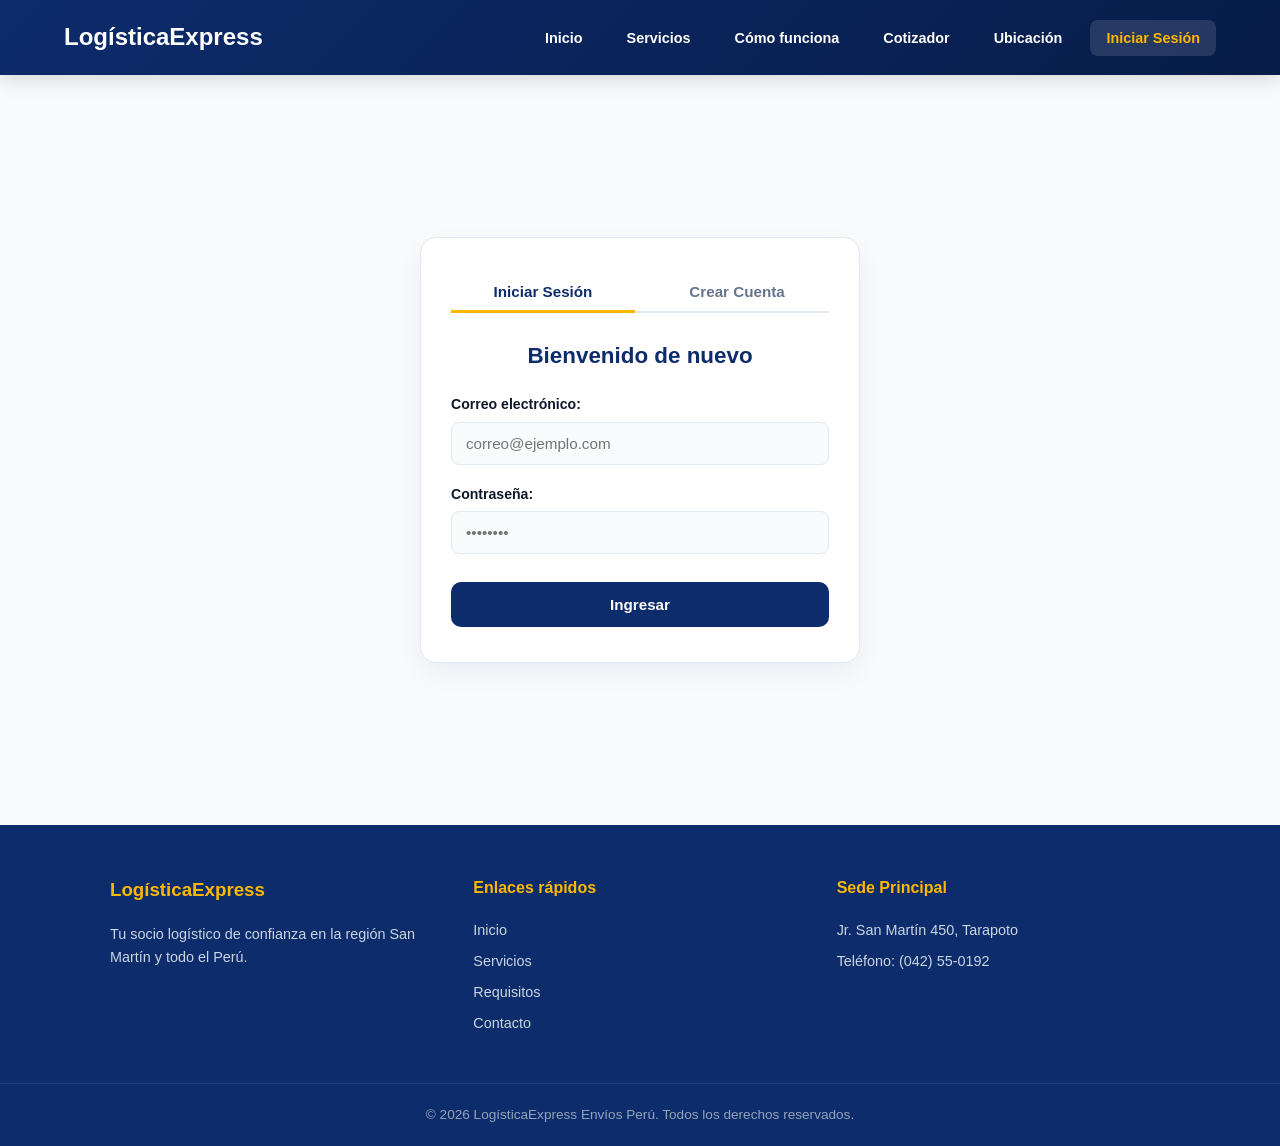
<file: HTML/login.html>
<!DOCTYPE html>
<html lang="es">
<head>
  <meta charset="UTF-8">
  <meta name="viewport" content="width=device-width, initial-scale=1.0">
  <title>Iniciar Sesión — LogísticaExpress Perú</title>

  <!-- 1. Enlazar estilos globales (Header, Footer, Colores, Fuentes) -->
  <link rel="stylesheet" href="../CSS/inicio.css">

  <!-- 2. Enlazar estilos específicos del Formulario/Login -->
  <link rel="stylesheet" href="../CSS/login.css">
</head>
<body>

  <!-- ENCABEZADO Y NAVEGACIÓN -->
  <header>
    <a href="../index.html" class="logo">LogísticaExpress</a>
    <nav>
      <ul>
        <li><a href="../index.html">Inicio</a></li>
        <li><a href="servicios.html">Servicios</a></li>
        <li class="dropdown">
          <a href="requisitos.html">Cómo funciona</a>
          <ul class="dropdown-menu">
            <li><a href="requisitos.html#pasos">Pasos para enviar</a></li>
            <li><a href="requisitos.html#requisitos">Requisitos por tipo</a></li>
            <li><a href="requisitos.html#prohibidos">Artículos prohibidos</a></li>
          </ul>
        </li>
        <li><a href="formulario.html">Cotizador</a></li>
        <li><a href="contacto.html">Ubicación</a></li>
        <li><a href="login.html" class="active">Iniciar Sesión</a></li>
      </ul>
    </nav>
  </header>

  <!-- SECCIÓN DE LOGIN / REGISTRO -->
  <main class="auth-section">
    <div class="auth-card">
      
      <!-- Pestañas para cambiar entre Login y Registro -->
      <div class="tabs-auth">
        <button id="tab-login" class="tab-btn activa">Iniciar Sesión</button>
        <button id="tab-registro" class="tab-btn">Crear Cuenta</button>
      </div>

      <div id="mensaje-auth" class="mensaje-alerta" role="alert" aria-live="polite"></div>

      <!-- Formulario de Iniciar Sesión -->
      <form id="form-login" class="form-auth">
        <h2>Bienvenido de nuevo</h2>
        <div class="campo">
          <label for="login-correo">Correo electrónico:</label>
          <input type="email" id="login-correo" required placeholder="correo@ejemplo.com">
        </div>
        <div class="campo">
          <label for="login-contrasena">Contraseña:</label>
          <input type="password" id="login-contrasena" required placeholder="••••••••">
        </div>
        <button type="submit" class="btn-auth">Ingresar</button>
      </form>

      <!-- Formulario de Registro (Oculto por defecto) -->
      <form id="form-registro" class="form-auth" style="display: none;">
        <h2>Crear una cuenta</h2>
        <div class="campo">
          <label for="reg-nombre">Nombre completo:</label>
          <input type="text" id="reg-nombre" required placeholder="Ej. Juan Pérez">
        </div>
        <div class="campo">
          <label for="reg-correo">Correo electrónico:</label>
          <input type="email" id="reg-correo" required placeholder="correo@ejemplo.com">
        </div>
        <div class="campo">
          <label for="reg-contrasena">Contraseña:</label>
          <input type="password" id="reg-contrasena" required placeholder="••••••••">
        </div>
        <button type="submit" class="btn-auth">Registrarme</button>
      </form>

    </div>
  </main>


  <!-- PANTALLA DE CARGA: carro avanzando mientras se inicia sesión -->
  <div id="pantalla-carga" class="pantalla-carga" role="status" aria-live="polite" hidden>
    <div class="carga-contenido">
      <div class="carga-escena">
        <div class="carga-auto" id="carga-auto"></div>
        <div class="carga-ruta" aria-hidden="true"><span></span></div>
      </div>
      <p class="carga-linea">
        <span id="carga-texto">Iniciando sesión</span><span class="carga-puntos" aria-hidden="true"><i>.</i><i>.</i><i>.</i></span>
      </p>
    </div>
  </div>

  <!-- PIE DE PÁGINA -->
  <footer>
    <div class="footer-container">
      <div class="footer-col">
        <h3>LogísticaExpress</h3>
        <p>Tu socio logístico de confianza en la región San Martín y todo el Perú.</p>
      </div>
      <div class="footer-col">
        <h4>Enlaces rápidos</h4>
        <ul>
          <li><a href="../index.html">Inicio</a></li>
          <li><a href="servicios.html">Servicios</a></li>
          <li><a href="requisitos.html">Requisitos</a></li>
          <li><a href="contacto.html">Contacto</a></li>
        </ul>
      </div>
      <div class="footer-col">
        <h4>Sede Principal</h4>
        <p>Jr. San Martín 450, Tarapoto</p>
        <p>Teléfono: (042) 55-0192</p>
      </div>
    </div>
    <div class="footer-bottom">
      <p>&copy; 2026 LogísticaExpress Envíos Perú. Todos los derechos reservados.</p>
    </div>
  </footer>
<script type="module" src="../JS/auth/login.js"></script>
</body>
</html>
</file>
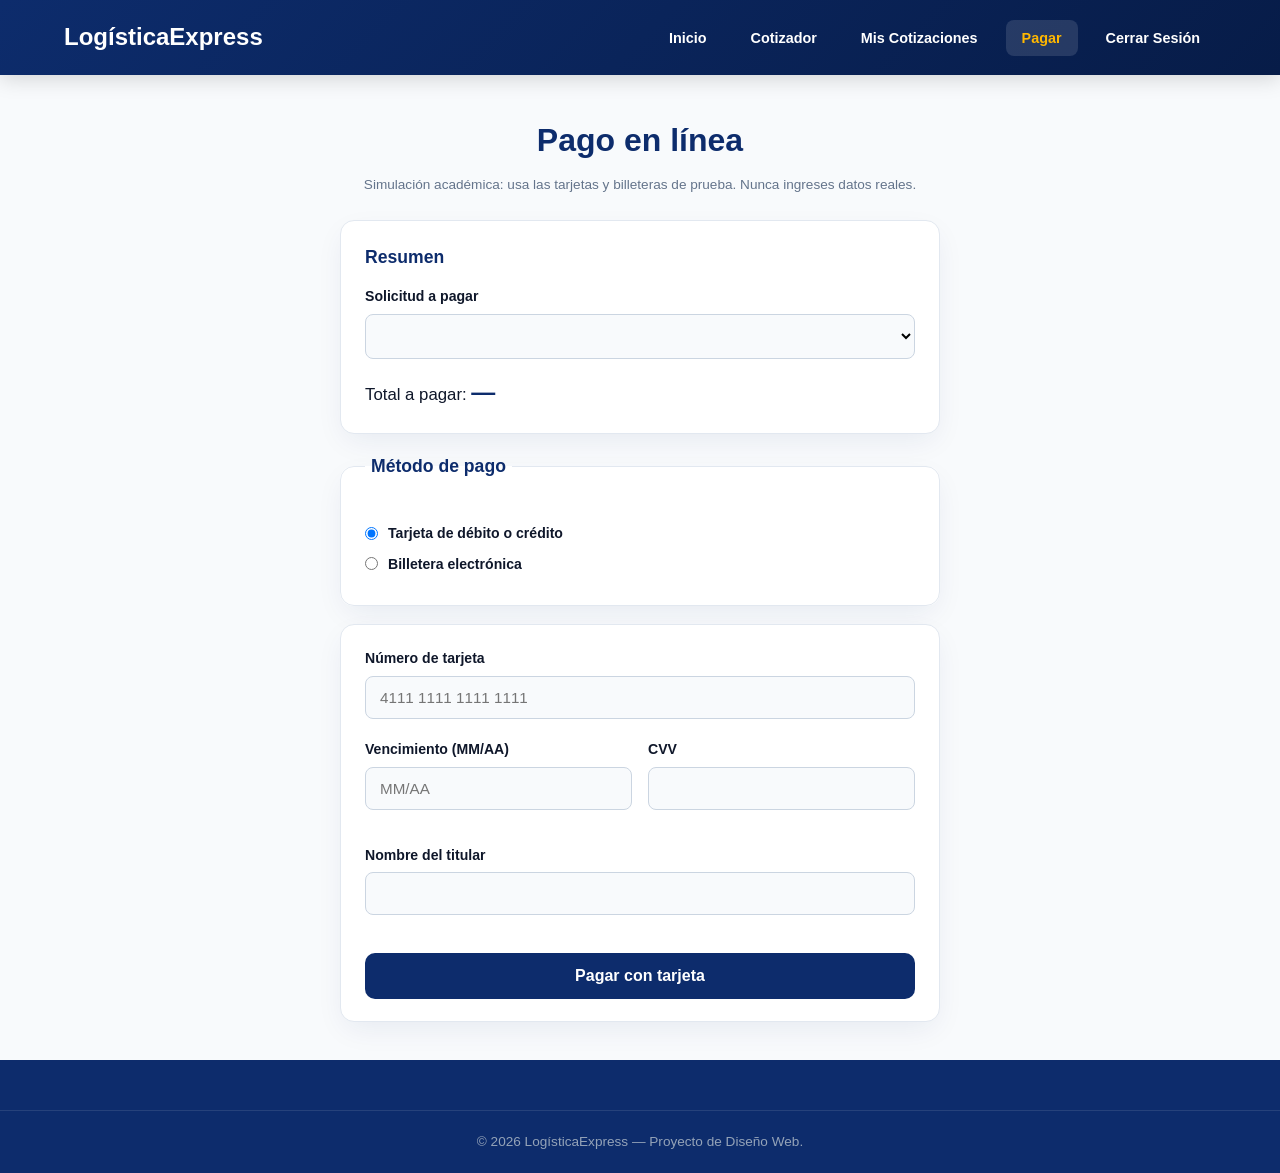
<file: HTML/pago.html>
<!DOCTYPE html>
<html lang="es">
<head>
  <meta charset="UTF-8">
  <meta name="viewport" content="width=device-width, initial-scale=1.0">
  <title>Pagar envío — LogísticaExpress</title>
  <link rel="stylesheet" href="../CSS/inicio.css">
  <link rel="stylesheet" href="../CSS/pago.css">
</head>
<body>
  <header>
    <a href="../index.html" class="logo">LogísticaExpress</a>
    <nav aria-label="Navegación principal">
      <ul>
        <li><a href="../index.html">Inicio</a></li>
        <li><a href="formulario.html">Cotizador</a></li>
        <li><a href="consulta.html">Mis Cotizaciones</a></li>
        <li><a href="pago.html" class="active" aria-current="page">Pagar</a></li>
        <li><a href="#" id="btn-cerrar-sesion" class="btn-login-nav">Cerrar Sesión</a></li>
      </ul>
    </nav>
  </header>

  <main class="pago-contenedor">
    <h1>Pago en línea</h1>
    <p class="aviso-simulacion">Simulación académica: usa las tarjetas y billeteras de prueba. Nunca ingreses datos reales.</p>

    <section class="tarjeta-pago" aria-labelledby="t-resumen">
      <h2 id="t-resumen">Resumen</h2>
      <label for="registro">Solicitud a pagar</label>
      <select id="registro" name="registro"></select>
      <p class="total-pago">Total a pagar: <strong id="resumen-monto">—</strong></p>
    </section>

    <div id="panel-metodos">
      <fieldset class="tarjeta-pago metodos">
        <legend>Método de pago</legend>
        <label class="opcion-metodo"><input type="radio" name="metodo" value="tarjeta" checked> Tarjeta de débito o crédito</label>
        <label class="opcion-metodo"><input type="radio" name="metodo" value="billetera"> Billetera electrónica</label>
      </fieldset>

      <form id="form-tarjeta" class="tarjeta-pago form-pago" novalidate>
        <label for="numero">Número de tarjeta</label>
        <input id="numero" name="numero" inputmode="numeric" autocomplete="cc-number" maxlength="23"
               required aria-describedby="marca-detectada error-numero" placeholder="4111 1111 1111 1111">
        <span id="marca-detectada" class="marca"></span>
        <span id="error-numero" class="error"></span>

        <div class="fila-doble">
          <div>
            <label for="vencimiento">Vencimiento (MM/AA)</label>
            <input id="vencimiento" name="vencimiento" inputmode="numeric" autocomplete="cc-exp" maxlength="5"
                   placeholder="MM/AA" required aria-describedby="error-vencimiento">
            <span id="error-vencimiento" class="error"></span>
          </div>
          <div>
            <label for="cvv">CVV</label>
            <input id="cvv" name="cvv" type="password" inputmode="numeric" autocomplete="cc-csc" maxlength="4"
                   required aria-describedby="error-cvv">
            <span id="error-cvv" class="error"></span>
          </div>
        </div>

        <label for="titular">Nombre del titular</label>
        <input id="titular" name="titular" autocomplete="cc-name" required aria-describedby="error-titular">
        <span id="error-titular" class="error"></span>

        <button type="submit" class="btn-pagar">Pagar con tarjeta</button>
      </form>

      <form id="form-billetera" class="tarjeta-pago form-pago" novalidate hidden>
        <label for="proveedor">Billetera</label>
        <select id="proveedor" name="proveedor">
          <option value="andipay">AndiPay</option>
          <option value="pagomovil">PagoMóvil</option>
        </select>

        <label for="celular">Celular afiliado</label>
        <input id="celular" name="celular" inputmode="numeric" autocomplete="tel-national" maxlength="9"
               required aria-describedby="error-celular" placeholder="987654321">
        <span id="error-celular" class="error"></span>

        <label for="codigo">Código de aprobación (6 dígitos que muestra tu billetera)</label>
        <input id="codigo" name="codigo" inputmode="numeric" autocomplete="one-time-code" maxlength="6"
               required aria-describedby="error-codigo">
        <span id="error-codigo" class="error"></span>

        <button type="submit" class="btn-pagar">Pagar con billetera</button>
      </form>
    </div>

    <p id="mensaje-pago" role="status" aria-live="polite"></p>
  </main>

  <footer>
    <div class="footer-bottom">
      <p>&copy; 2026 LogísticaExpress — Proyecto de Diseño Web.</p>
    </div>
  </footer>

  <script type="module" src="../JS/pago/pago.js"></script>
</body>
</html>
</file>
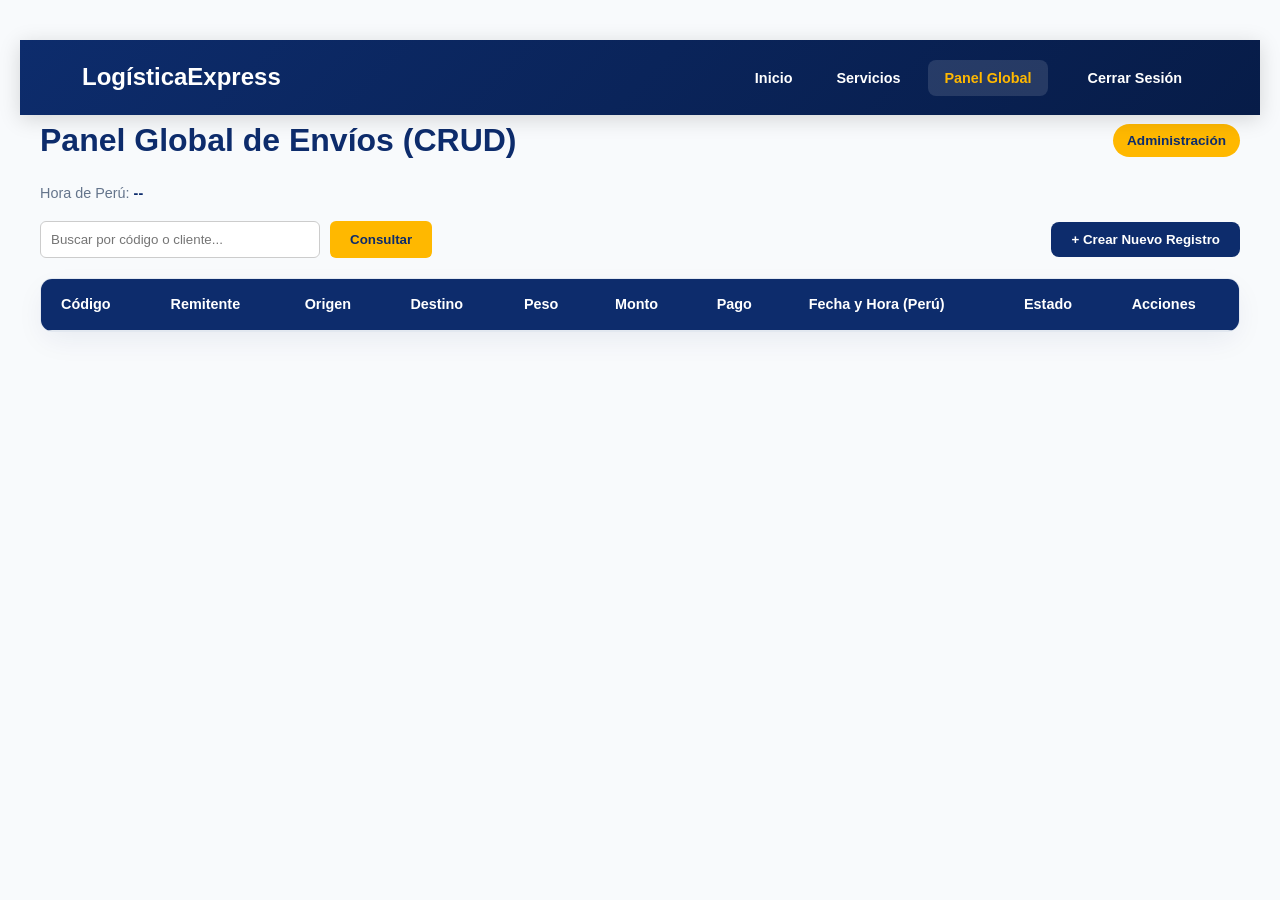
<file: HTML/panel.html>
<!DOCTYPE html>
<html lang="es">
<head>
  <meta charset="UTF-8">
  <title>Panel Gestión — LogísticaExpress</title>
  <link rel="stylesheet" href="../CSS/inicio.css">
  <link rel="stylesheet" href="../CSS/panel.css">
  <link rel="stylesheet" href="../CSS/seguimiento.css">
</head>
<body>
  <!-- ENCABEZADO -->
  <header>
    <a href="../index.html" class="logo">LogísticaExpress</a>
    <nav>
      <ul>
        <li><a href="../index.html">Inicio</a></li>
        <li><a href="servicios.html">Servicios</a></li>
        <li><a href="panel.html" class="active">Panel Global</a></li>
        <li><a href="caja.html" id="nav-caja" hidden>Caja</a></li>
        <li><a href="#" id="btn-cerrar-sesion" class="btn-login-nav">Cerrar Sesión</a></li>
      </ul>
    </nav>
  </header>

  <main class="panel-container">
    <div class="panel-header">
      <h1>Panel Global de Envíos (CRUD)</h1>
      <span class="user-rol" id="etiqueta-rol">Administración</span>
    </div>
    <p class="panel-info">Hora de Perú: <strong id="reloj-peru">--</strong> <span id="info-turno"></span></p>
    <p id="aviso-panel" class="aviso-panel" role="status" aria-live="polite"></p>

    <!-- BARRA DE HERRAMIENTAS: BUSCADOR Y CREAR -->
    <div style="display: flex; justify-content: space-between; align-items: center; margin-bottom: 20px; flex-wrap: wrap; gap: 15px;">
      
      <!-- Consultar / Buscar -->
      <div style="display: flex; gap: 10px;">
        <input type="text" id="input-busqueda" placeholder="Buscar por código o cliente..." style="padding: 10px; border: 1px solid #ccc; border-radius: 6px; width: 280px; font-family: inherit;">
        <button id="btn-buscar" style="background:#ffb800; color:#0d2c6c; border:none; padding:10px 20px; border-radius:6px; font-weight:bold; cursor:pointer;">Consultar</button>
        <button id="btn-limpiar" style="background:#e2e8f0; color:#475569; border:none; padding:10px 15px; border-radius:6px; font-weight:bold; cursor:pointer; display:none;">Limpiar</button>
      </div>

      <!-- Crear -->
      <div>
        <button type="button" id="btn-nuevo" style="background:#0d2c6c; color:white; padding:10px 20px; border:none; border-radius:8px; font-weight:bold; cursor:pointer; font-family:inherit;">+ Crear Nuevo Registro</button>
      </div>
      
    </div>

    <div class="tabla-wrapper">
      <table>
        <thead>
          <tr>
            <th>Código</th>
            <th>Remitente</th>
            <th>Origen</th>
            <th>Destino</th>
            <th>Peso</th>
            <th>Monto</th>
            <th>Pago</th>
            <th>Fecha y Hora (Perú)</th>
            <th>Estado</th>
            <th>Acciones</th>
          </tr>
        </thead>
        <tbody id="tabla-panel"></tbody>
      </table>
    </div>
  </main>
  

  <!-- CREAR REGISTRO DESDE EL PANEL (cliente presencial) -->
  <dialog id="dialogo-nuevo" aria-labelledby="t-nuevo">
    <form id="form-nuevo" novalidate>
      <h2 id="t-nuevo">Nuevo registro presencial</h2>
      <label for="nuevo-remitente">Nombre del remitente</label>
      <input id="nuevo-remitente" name="nombre_remitente" required maxlength="120">
      <div class="fila-2">
        <div><label for="nuevo-origen">Origen</label><select id="nuevo-origen" name="origen" required></select></div>
        <div><label for="nuevo-destino">Destino</label><select id="nuevo-destino" name="destino" required></select></div>
      </div>
      <label for="nuevo-peso">Peso real (kg)</label>
      <input id="nuevo-peso" name="peso_kg" type="number" min="0.1" max="9999" step="0.1" required>
      <div class="fila-3">
        <div><label for="nuevo-largo">Largo (cm)</label><input id="nuevo-largo" name="largo_cm" type="number" min="1" max="9999" step="0.1" required></div>
        <div><label for="nuevo-ancho">Ancho (cm)</label><input id="nuevo-ancho" name="ancho_cm" type="number" min="1" max="9999" step="0.1" required></div>
        <div><label for="nuevo-alto">Alto (cm)</label><input id="nuevo-alto" name="alto_cm" type="number" min="1" max="9999" step="0.1" required></div>
      </div>
      <p id="error-nuevo" class="error-nuevo" role="alert"></p>
      <div class="dialogo-botones">
        <button type="submit" class="primario">Crear registro</button>
        <button type="button" id="cancelar-nuevo">Cancelar</button>
      </div>
    </form>
  </dialog>

  <script type="module" src="../JS/panel/panel.js"></script>
</body>
</html>
</file>
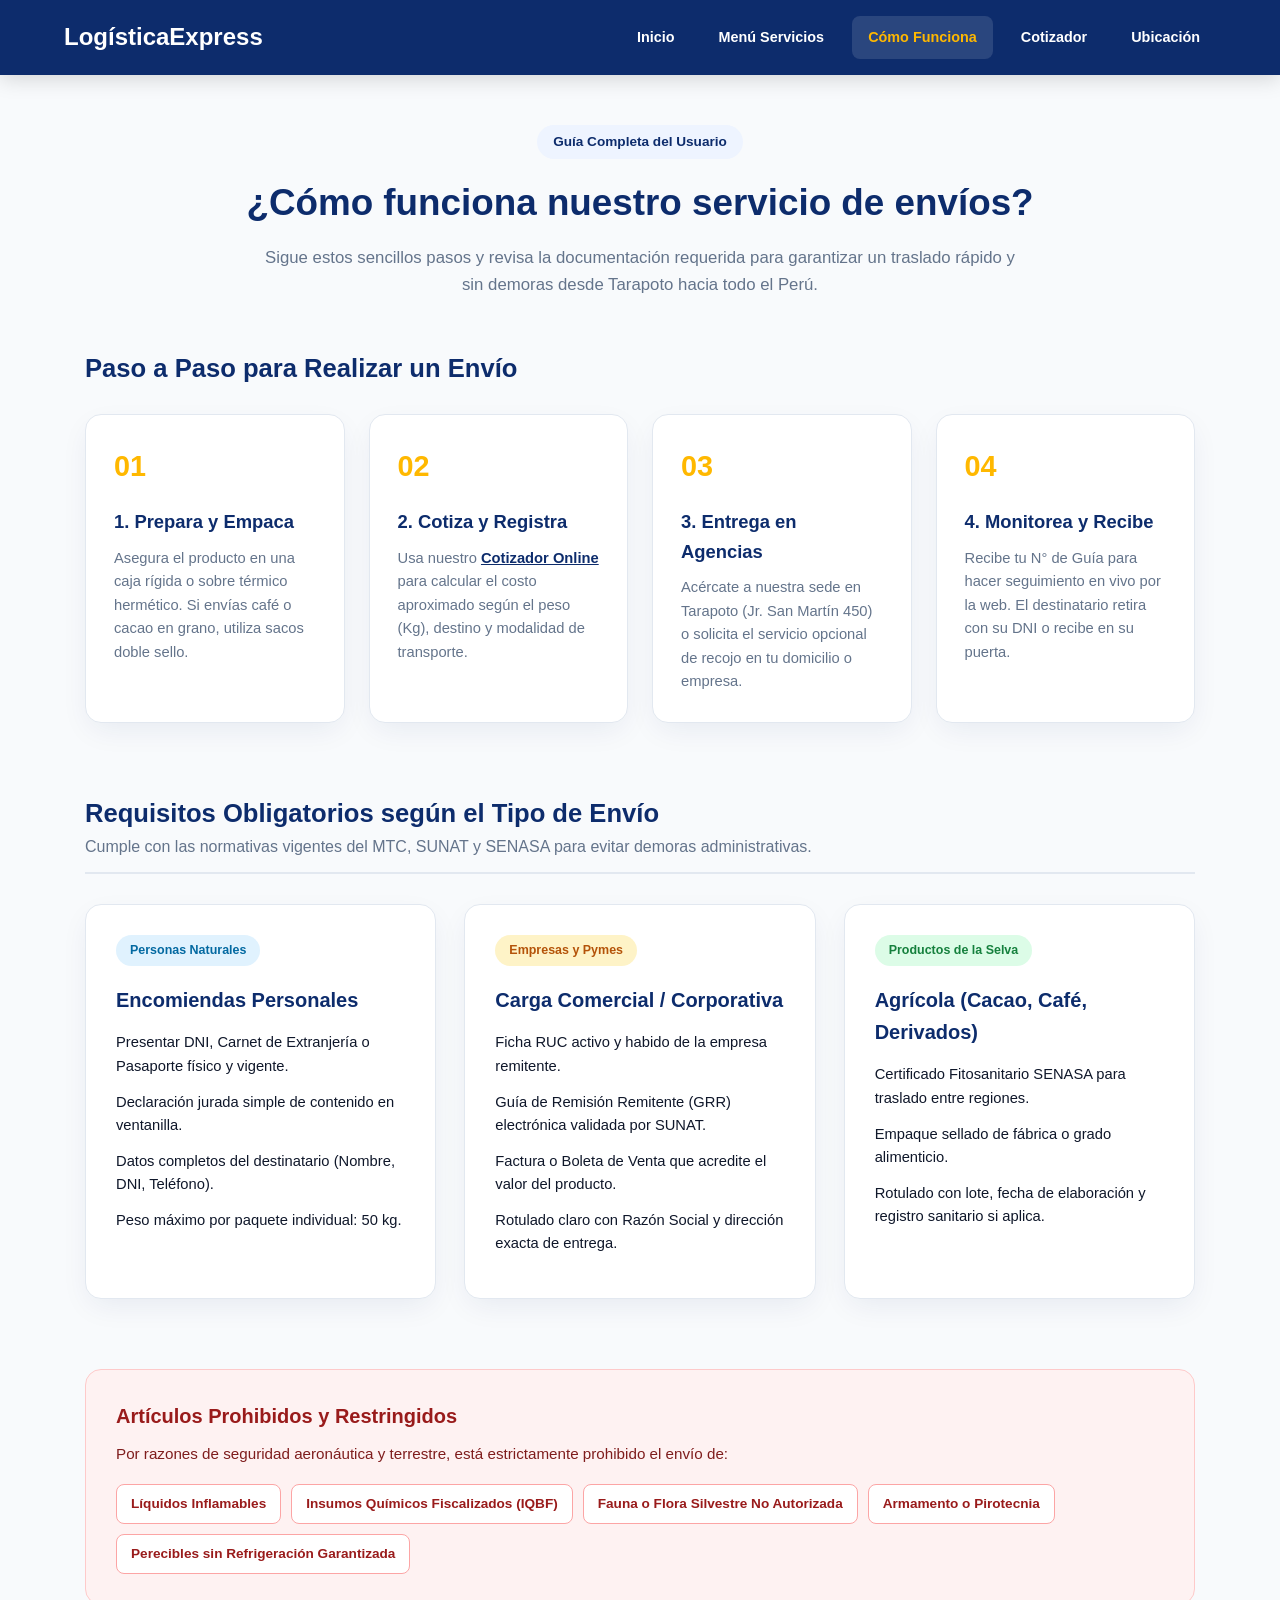
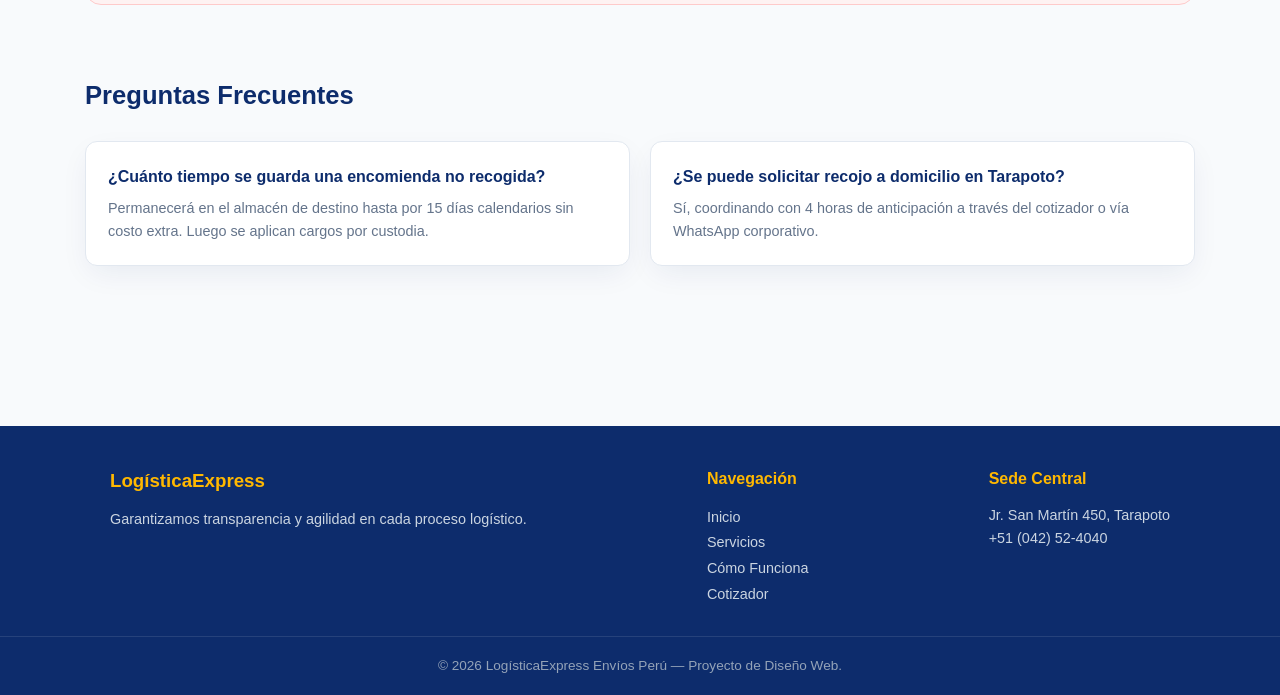
<file: HTML/requisitos.html>
<!DOCTYPE html>
<html lang="es">
<head>
  <meta charset="UTF-8">
  <meta name="viewport" content="width=device-width, initial-scale=1.0">
  <meta name="description" content="Paso a paso para enviar encomiendas y requisitos legales en LogísticaExpress Tarapoto.">
  <title>Cómo Funciona y Requisitos | LogísticaExpress</title>
  <link rel="stylesheet" href="../CSS/requisitos.css">
</head>
<body>

  <!-- ENCABEZADO Y NAVEGACIÓN -->
  <header>
    <a href="../index.html" class="logo">LogísticaExpress</a>
    <nav>
      <ul>
        <li><a href="../index.html">Inicio</a></li>
        <li class="dropdown">
          <a href="servicios.html" class="dropdown-btn">Menú Servicios</a>
          <ul class="dropdown-menu">
            <li><a href="servicios.html#servicios">Servicios Principales</a></li>
            <li><a href="servicios.html#tramites">Trámites y Licencias</a></li>
            <li><a href="servicios.html#catalogo">Catálogo Tarifario</a></li>
          </ul>
        </li>
        <li><a href="requisitos.html" class="active">Cómo Funciona</a></li>
        <li><a href="formulario.html">Cotizador</a></li>
        <li><a href="contacto.html">Ubicación</a></li>
      </ul>
    </nav>
  </header>

  <main>
    <div class="page-header">
      <span class="badge-sub">Guía Completa del Usuario</span>
      <h1>¿Cómo funciona nuestro servicio de envíos?</h1>
      <p class="subtitulo">Sigue estos sencillos pasos y revisa la documentación requerida para garantizar un traslado rápido y sin demoras desde Tarapoto hacia todo el Perú.</p>
    </div>

    <!-- PASO A PASO -->
    <section class="pasos-section">
      <h2 class="section-title">Paso a Paso para Realizar un Envío</h2>
      
      <div class="pasos-grid">
        <article class="paso-card">
          <div class="paso-header">
            <span class="paso-num">01</span>
          </div>
          <h3>1. Prepara y Empaca</h3>
          <p>Asegura el producto en una caja rígida o sobre térmico hermético. Si envías café o cacao en grano, utiliza sacos doble sello.</p>
        </article>

        <article class="paso-card">
          <div class="paso-header">
            <span class="paso-num">02</span>
          </div>
          <h3>2. Cotiza y Registra</h3>
          <p>Usa nuestro <a href="formulario.html">Cotizador Online</a> para calcular el costo aproximado según el peso (Kg), destino y modalidad de transporte.</p>
        </article>

        <article class="paso-card">
          <div class="paso-header">
            <span class="paso-num">03</span>
          </div>
          <h3>3. Entrega en Agencias</h3>
          <p>Acércate a nuestra sede en Tarapoto (Jr. San Martín 450) o solicita el servicio opcional de recojo en tu domicilio o empresa.</p>
        </article>

        <article class="paso-card">
          <div class="paso-header">
            <span class="paso-num">04</span>
          </div>
          <h3>4. Monitorea y Recibe</h3>
          <p>Recibe tu N° de Guía para hacer seguimiento en vivo por la web. El destinatario retira con su DNI o recibe en su puerta.</p>
        </article>
      </div>
    </section>

    <!-- REQUISITOS Y DOCUMENTACIÓN OBLIGATORIA -->
    <section class="requisitos-section">
      <div class="requisitos-header">
        <h2>Requisitos Obligatorios según el Tipo de Envío</h2>
        <p>Cumple con las normativas vigentes del MTC, SUNAT y SENASA para evitar demoras administrativas.</p>
      </div>

      <div class="requisitos-grid">
        <!-- Requisito 1 -->
        <div class="req-box">
          <div class="req-badge persona">Personas Naturales</div>
          <h3>Encomiendas Personales</h3>
          <ul>
            <li>Presentar DNI, Carnet de Extranjería o Pasaporte físico y vigente.</li>
            <li>Declaración jurada simple de contenido en ventanilla.</li>
            <li>Datos completos del destinatario (Nombre, DNI, Teléfono).</li>
            <li>Peso máximo por paquete individual: 50 kg.</li>
          </ul>
        </div>

        <!-- Requisito 2 -->
        <div class="req-box">
          <div class="req-badge empresa">Empresas y Pymes</div>
          <h3>Carga Comercial / Corporativa</h3>
          <ul>
            <li>Ficha RUC activo y habido de la empresa remitente.</li>
            <li>Guía de Remisión Remitente (GRR) electrónica validada por SUNAT.</li>
            <li>Factura o Boleta de Venta que acredite el valor del producto.</li>
            <li>Rotulado claro con Razón Social y dirección exacta de entrega.</li>
          </ul>
        </div>

        <!-- Requisito 3 -->
        <div class="req-box">
          <div class="req-badge agro">Productos de la Selva</div>
          <h3>Agrícola (Cacao, Café, Derivados)</h3>
          <ul>
            <li>Certificado Fitosanitario SENASA para traslado entre regiones.</li>
            <li>Empaque sellado de fábrica o grado alimenticio.</li>
            <li>Rotulado con lote, fecha de elaboración y registro sanitario si aplica.</li>
          </ul>
        </div>
      </div>
    </section>

    <!-- ARTÍCULOS PROHIBIDOS -->
    <section class="prohibidos-box">
      <div class="prohibidos-content">
        <h3>Artículos Prohibidos y Restringidos</h3>
        <p>Por razones de seguridad aeronáutica y terrestre, está estrictamente prohibido el envío de:</p>
        <div class="prohibidos-tags">
          <span>Líquidos Inflamables</span>
          <span>Insumos Químicos Fiscalizados (IQBF)</span>
          <span>Fauna o Flora Silvestre No Autorizada</span>
          <span>Armamento o Pirotecnia</span>
          <span>Perecibles sin Refrigeración Garantizada</span>
        </div>
      </div>
    </section>

    <!-- PREGUNTAS FRECUENTES -->
    <section class="faq-section">
      <h2 class="section-title">Preguntas Frecuentes</h2>
      <div class="faq-grid">
        <div class="faq-card">
          <h4>¿Cuánto tiempo se guarda una encomienda no recogida?</h4>
          <p>Permanecerá en el almacén de destino hasta por 15 días calendarios sin costo extra. Luego se aplican cargos por custodia.</p>
        </div>
        <div class="faq-card">
          <h4>¿Se puede solicitar recojo a domicilio en Tarapoto?</h4>
          <p>Sí, coordinando con 4 horas de anticipación a través del cotizador o vía WhatsApp corporativo.</p>
        </div>
      </div>
    </section>
  </main>

  <!-- PIE DE PÁGINA -->
  <footer>
    <div class="footer-container">
      <div class="footer-col">
        <h3>LogísticaExpress</h3>
        <p>Garantizamos transparencia y agilidad en cada proceso logístico.</p>
      </div>
      <div class="footer-col">
        <h4>Navegación</h4>
        <ul>
          <li><a href="../index.html">Inicio</a></li>
          <li><a href="servicios.html">Servicios</a></li>
          <li><a href="requisitos.html">Cómo Funciona</a></li>
          <li><a href="formulario.html">Cotizador</a></li>
        </ul>
      </div>
      <div class="footer-col">
        <h4>Sede Central</h4>
        <p>Jr. San Martín 450, Tarapoto</p>
        <p>+51 (042) 52-4040</p>
      </div>
    </div>
    <div class="footer-bottom">
      <p>&copy; 2026 LogísticaExpress Envíos Perú — Proyecto de Diseño Web.</p>
    </div>
  </footer>

</body>
</html>
</file>
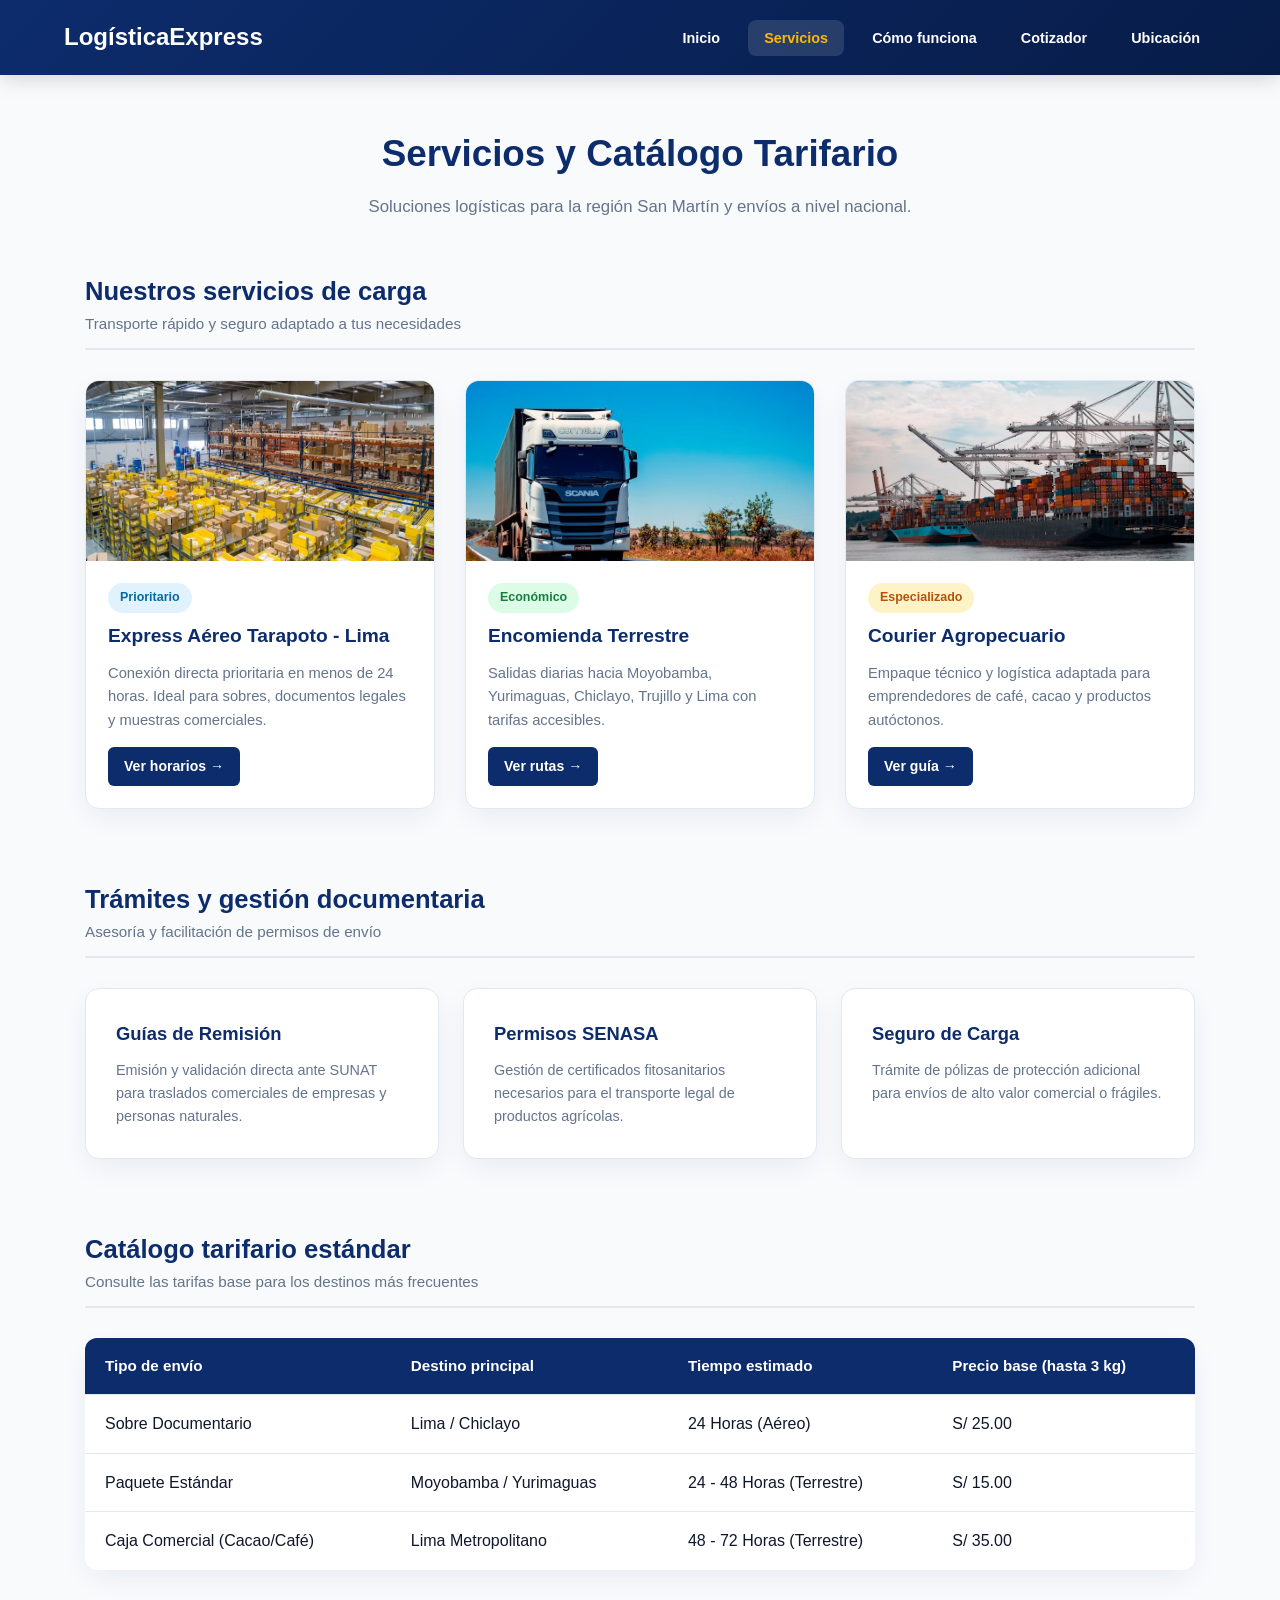
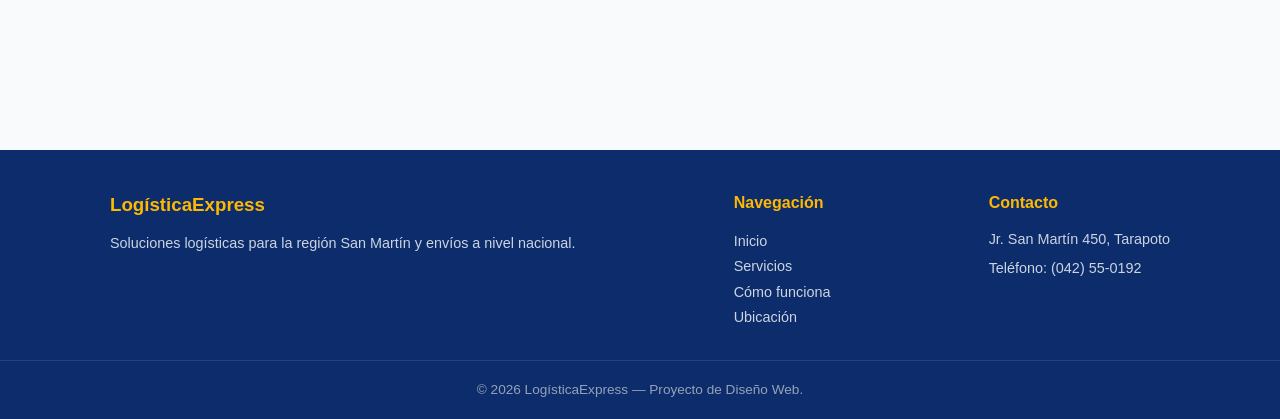
<file: HTML/servicios.html>
<!DOCTYPE html>
<html lang="es">
<head>
  <meta charset="UTF-8">
  <meta name="viewport" content="width=device-width, initial-scale=1.0">
  <meta name="description" content="LogísticaExpress - Servicios y Catálogo Tarifario">
  <title>LogísticaExpress — Servicios</title>
  <link rel="stylesheet" href="../CSS/servicios.css">
</head>
<body>

  <!-- ENCABEZADO Y NAVEGACIÓN -->
  <header>
    <a href="../index.html" class="logo">LogísticaExpress</a>
    <nav>
      <ul>
        <li><a href="../index.html">Inicio</a></li>
        <li><a href="servicios.html" class="active">Servicios</a></li>
        <li class="dropdown">
          <a href="requisitos.html">Cómo funciona</a>
          <ul class="dropdown-menu">
            <li><a href="requisitos.html#pasos">Pasos para enviar</a></li>
            <li><a href="requisitos.html#requisitos">Requisitos por tipo</a></li>
            <li><a href="requisitos.html#prohibidos">Artículos prohibidos</a></li>
          </ul>
        </li>
        <li><a href="formulario.html">Cotizador</a></li>
        <li><a href="contacto.html">Ubicación</a></li>
      </ul>
    </nav>
  </header>

  <main>

    <!-- ENCABEZADO DE PÁGINA -->
    <section class="page-header">
      <h1>Servicios y Catálogo Tarifario</h1>
      <p class="subtitulo">Soluciones logísticas para la región San Martín y envíos a nivel nacional.</p>
    </section>

    <!-- SERVICIOS PRINCIPALES -->
    <section id="servicios" class="seccion-bloque">
      <div class="seccion-titulo">
        <h2>Nuestros servicios de carga</h2>
        <p>Transporte rápido y seguro adaptado a tus necesidades</p>
      </div>

      <div class="servicios-grid">
        <article class="servicio-card">
          <div class="card-img">
            <img src="../aereo.jpg" alt="Express Aéreo">
          </div>
          <div class="servicio-content">
            <span class="etiqueta-tag tag-aereo">Prioritario</span>
            <h3>Express Aéreo Tarapoto - Lima</h3>
            <p>Conexión directa prioritaria en menos de 24 horas. Ideal para sobres, documentos legales y muestras comerciales.</p>
            <a href="expresoaereo.html" class="btn">Ver horarios →</a>
          </div>
        </article>

        <article class="servicio-card">
          <div class="card-img">
            <img src="../terrestre.jpg" alt="Encomienda Terrestre">
          </div>
          <div class="servicio-content">
            <span class="etiqueta-tag tag-terrestre">Económico</span>
            <h3>Encomienda Terrestre</h3>
            <p>Salidas diarias hacia Moyobamba, Yurimaguas, Chiclayo, Trujillo y Lima con tarifas accesibles.</p>
            <a href="encomiendaterrestre.html" class="btn">Ver rutas →</a>
          </div>
        </article>

        <article class="servicio-card">
          <div class="card-img">
            <img src="../agropecuario.jpg" alt="Courier Agropecuario">
          </div>
          <div class="servicio-content">
            <span class="etiqueta-tag tag-agro">Especializado</span>
            <h3>Courier Agropecuario</h3>
            <p>Empaque técnico y logística adaptada para emprendedores de café, cacao y productos autóctonos.</p>
            <a href="courieragropecuario.html" class="btn">Ver guía →</a>
          </div>
        </article>
      </div>
    </section>

    <!-- TRÁMITES Y LICENCIAS -->
    <section id="tramites" class="seccion-bloque">
      <div class="seccion-titulo">
        <h2>Trámites y gestión documentaria</h2>
        <p>Asesoría y facilitación de permisos de envío</p>
      </div>

      <div class="tramites-container">
        <div class="tramite-box">
          <h3>Guías de Remisión</h3>
          <p>Emisión y validación directa ante SUNAT para traslados comerciales de empresas y personas naturales.</p>
        </div>

        <div class="tramite-box">
          <h3>Permisos SENASA</h3>
          <p>Gestión de certificados fitosanitarios necesarios para el transporte legal de productos agrícolas.</p>
        </div>

        <div class="tramite-box">
          <h3>Seguro de Carga</h3>
          <p>Trámite de pólizas de protección adicional para envíos de alto valor comercial o frágiles.</p>
        </div>
      </div>
    </section>

    <!-- CATÁLOGO TARIFARIO -->
    <section id="catalogo" class="seccion-bloque">
      <div class="seccion-titulo">
        <h2>Catálogo tarifario estándar</h2>
        <p>Consulte las tarifas base para los destinos más frecuentes</p>
      </div>

      <div class="tabla-responsive">
        <table class="catalogo-tabla">
          <thead>
            <tr>
              <th scope="col">Tipo de envío</th>
              <th scope="col">Destino principal</th>
              <th scope="col">Tiempo estimado</th>
              <th scope="col">Precio base (hasta 3 kg)</th>
            </tr>
          </thead>
          <tbody>
            <tr>
              <td>Sobre Documentario</td>
              <td>Lima / Chiclayo</td>
              <td>24 Horas (Aéreo)</td>
              <td>S/ 25.00</td>
            </tr>
            <tr>
              <td>Paquete Estándar</td>
              <td>Moyobamba / Yurimaguas</td>
              <td>24 - 48 Horas (Terrestre)</td>
              <td>S/ 15.00</td>
            </tr>
            <tr>
              <td>Caja Comercial (Cacao/Café)</td>
              <td>Lima Metropolitano</td>
              <td>48 - 72 Horas (Terrestre)</td>
              <td>S/ 35.00</td>
            </tr>
          </tbody>
        </table>
      </div>
    </section>

  </main>

  <!-- PIE DE PÁGINA -->
  <footer>
    <div class="footer-container">
      <div class="footer-col">
        <h3>LogísticaExpress</h3>
        <p>Soluciones logísticas para la región San Martín y envíos a nivel nacional.</p>
      </div>
      <div class="footer-col">
        <h4>Navegación</h4>
        <ul>
          <li><a href="../index.html">Inicio</a></li>
          <li><a href="servicios.html">Servicios</a></li>
          <li><a href="requisitos.html">Cómo funciona</a></li>
          <li><a href="contacto.html">Ubicación</a></li>
        </ul>
      </div>
      <div class="footer-col">
        <h4>Contacto</h4>
        <p>Jr. San Martín 450, Tarapoto</p>
        <p>Teléfono: (042) 55-0192</p>
      </div>
    </div>
    <div class="footer-bottom">
      <p>&copy; 2026 LogísticaExpress — Proyecto de Diseño Web.</p>
    </div>
  </footer>

</body>
</html>
</file>
<file: CSS/inicio.css>
/* ==================== VARIABLES GLOBAL Y RESET ==================== */
:root {
  --amarillo-express: #ffb800;
  --amarillo-hover: #e0a200;
  --azul-express: #0d2c6c;
  --azul-hover: #071c48;
  --azul-claro: #eef4ff;
  --gris-fondo: #f8fafc;
  --texto-oscuro: #0f172a;
  --texto-mutado: #64748b;
  --blanco: #ffffff;
  --borde: #e2e8f0;
  --sombra: 0 10px 30px -5px rgba(13, 44, 108, 0.08);
  --sombra-hover: 0 20px 40px -10px rgba(13, 44, 108, 0.18);
}

* {
  box-sizing: border-box;
  margin: 0;
  padding: 0;
}

html {
  scroll-behavior: smooth;
}

body {
  font-family: 'Plus Jakarta Sans', 'Segoe UI', Arial, sans-serif;
  color: var(--texto-oscuro);
  background-color: var(--gris-fondo);
  line-height: 1.6;
}

h1, h2, h3, h4 {
  font-family: 'Poppins', 'Segoe UI', Arial, sans-serif;
}

/* ==================== ENCABEZADO Y NAVEGACIÓN ==================== */
header {
  display: flex;
  justify-content: space-between;
  align-items: center;
  /* EFECTO 1: Degradado en el encabezado */
  background: linear-gradient(135deg, var(--azul-express) 0%, var(--azul-hover) 100%);
  padding: 0 5%;
  height: 75px;
  position: sticky;
  top: 0;
  z-index: 1000;
  box-shadow: 0 4px 20px rgba(0, 0, 0, 0.15);
}

.logo {
  font-size: 1.5rem;
  font-weight: 800;
  color: var(--blanco);
  text-decoration: none;
}

header nav ul {
  list-style: none;
  display: flex;
  align-items: center;
  gap: 12px;
}

/* TRANSICIÓN 3: Color en el menú */
header nav a {
  color: var(--blanco);
  text-decoration: none;
  font-weight: 600;
  font-size: 0.9rem;
  padding: 10px 16px;
  border-radius: 8px;
  transition: color 0.3s ease, background-color 0.3s ease;
}

header nav a:hover,
header nav a.active {
  background-color: rgba(255, 255, 255, 0.12);
  color: var(--amarillo-express);
}

/* Menú Desplegable (Dropdown) */
.dropdown {
  position: relative;
}

.dropdown-menu {
  display: none;
  position: absolute;
  top: 100%;
  left: 0;
  background-color: var(--azul-express);
  min-width: 240px;
  box-shadow: 0 15px 30px rgba(0, 0, 0, 0.2);
  border-radius: 0 0 12px 12px;
  overflow: hidden;
  border-top: 3px solid var(--amarillo-express);
  list-style: none;
  padding: 6px 0;
}

.dropdown:hover .dropdown-menu {
  display: block;
}

.dropdown-menu a {
  display: block;
  padding: 12px 20px;
  border-radius: 0;
  font-size: 0.88rem;
  color: var(--blanco);
}

.dropdown-menu a:hover {
  background-color: var(--azul-hover);
  color: var(--amarillo-express);
}

/* ==================== HERO SECTION ==================== */
.hero {
  position: relative;
  background: url('https://images.unsplash.com/photo-1586528116311-ad8dd3c8310d?auto=format&fit=crop&w=1600&q=80') center/cover no-repeat;
  color: var(--blanco);
  text-align: center;
  padding: 80px 20px 100px;
}

.hero-overlay {
  position: absolute;
  top: 0;
  left: 0;
  width: 100%;
  height: 100%;
  background: linear-gradient(135deg, rgba(13, 44, 108, 0.92), rgba(7, 28, 72, 0.85));
}

.hero-content {
  position: relative;
  z-index: 2;
  max-width: 850px;
  margin: 0 auto;
}

.badge {
  display: inline-block;
  background-color: rgba(255, 184, 0, 0.2);
  color: var(--amarillo-express);
  border: 1px solid var(--amarillo-express);
  padding: 6px 16px;
  border-radius: 50px;
  font-size: 0.85rem;
  font-weight: 700;
  margin-bottom: 20px;
}

.hero h1 {
  font-size: 2.8rem;
  line-height: 1.2;
  margin-bottom: 16px;
}

.hero p {
  font-size: 1.15rem;
  color: #e2e8f0;
  margin-bottom: 35px;
}

/* ==================== SEGUIMIENTO Y RASTREO (RF-30.2) ==================== */
.rastreo-box {
  background: rgba(255, 255, 255, 0.95);
  color: var(--texto-oscuro);
  padding: 30px;
  border-radius: 16px;
}

/* EFECTO 2: Sombra en la línea de tiempo y contenedor */
.tracking-container {
  box-shadow: 0 10px 25px rgba(13, 44, 108, 0.15);
  border-radius: 12px;
  padding: 25px;
  background: #ffffff;
  color: var(--texto-oscuro);
  text-align: left;
  margin-top: 20px;
}

.rastreo-header {
  display: flex;
  align-items: center;
  gap: 12px;
  margin-bottom: 20px;
}

/* EFECTO 3: Ícono SVG animado */
.svg-paquete-animado {
  animation: flotarPaquete 3s ease-in-out infinite;
}

@keyframes flotarPaquete {
  0%, 100% { transform: translateY(0); }
  50% { transform: translateY(-8px); }
}

/* RF-30.2: Línea de tiempo de seguimiento */
.timeline-wrapper {
  margin-top: 20px;
  padding-top: 15px;
  border-top: 1px solid var(--borde);
}

.timeline {
  display: flex;
  justify-content: space-between;
  position: relative;
  margin: 20px 0 10px;
}

.timeline-bg {
  position: absolute;
  top: 12px;
  left: 0;
  width: 100%;
  height: 4px;
  background-color: var(--borde);
  z-index: 1;
}

/* ANIMACIÓN 1: Progreso en la línea de tiempo del seguimiento */
.timeline-bar {
  position: absolute;
  top: 12px;
  left: 0;
  height: 4px;
  background-color: var(--amarillo-express);
  z-index: 2;
  animation: animarProgreso 2.5s ease-out forwards;
}

@keyframes animarProgreso {
  from { width: 0%; }
  to { width: 66%; } /* Estado en Tránsito / Reparto */
}

.timeline-step {
  position: relative;
  z-index: 3;
  text-align: center;
  flex: 1;
}

.step-dot {
  width: 28px;
  height: 28px;
  border-radius: 50%;
  background-color: var(--blanco);
  border: 3px solid var(--borde);
  margin: 0 auto 8px;
}

.timeline-step.active .step-dot {
  border-color: var(--amarillo-express);
  background-color: var(--azul-express);
}

.step-label {
  font-size: 0.8rem;
  font-weight: 600;
  color: var(--texto-mutado);
}

.timeline-step.active .step-label {
  color: var(--azul-express);
}

/* TRANSICIÓN 2: Color en botones */
.btn-primary,
.btn-cotizar {
  background-color: var(--azul-express);
  color: var(--blanco);
  border: none;
  padding: 14px 28px;
  font-weight: 700;
  font-size: 0.95rem;
  border-radius: 10px;
  cursor: pointer;
  transition: background-color 0.3s ease, color 0.3s ease;
}

.btn-primary:hover,
.btn-cotizar:hover {
  background-color: var(--amarillo-express);
  color: var(--azul-express);
}

/* ANIMACIÓN 2: Confirmación animada al cotizar envío */
.confirmacion-cotizacion {
  margin-top: 15px;
  padding: 15px;
  background-color: #dcfce7;
  color: #15803d;
  border-radius: 8px;
  font-weight: 700;
  text-align: center;
  animation: confirmacionPop 0.5s cubic-bezier(0.175, 0.885, 0.32, 1.275) forwards;
}

@keyframes confirmacionPop {
  0% { opacity: 0; transform: scale(0.6); }
  100% { opacity: 1; transform: scale(1); }
}

/* ==================== ESTADÍSTICAS ==================== */
.stats-bar {
  display: flex;
  justify-content: space-around;
  flex-wrap: wrap;
  gap: 20px;
  background-color: var(--blanco);
  max-width: 1000px;
  margin: -40px auto 60px;
  padding: 25px;
  border-radius: 14px;
  position: relative;
  z-index: 10;
  box-shadow: var(--sombra);
}

.stat-item {
  text-align: center;
}

.stat-item h2 {
  font-size: 2rem;
  color: var(--azul-express);
  font-weight: 800;
}

.stat-item p {
  color: var(--texto-mutado);
  font-size: 0.9rem;
  font-weight: 600;
}

/* ==================== TARJETAS DE SERVICIOS ==================== */
.resumen-inicio {
  padding: 40px 20px;
  max-width: 1200px;
  margin: 0 auto;
}

.section-title {
  text-align: center;
  margin-bottom: 40px;
}

.section-title h2 {
  font-size: 2.2rem;
  color: var(--azul-express);
}

.section-title p {
  color: var(--texto-mutado);
}

.resumen-grid {
  display: grid;
  grid-template-columns: repeat(auto-fit, minmax(320px, 1fr));
  gap: 30px;
}

.resumen-card {
  background: var(--blanco);
  border-radius: 16px;
  overflow: hidden;
  box-shadow: var(--sombra);
  transition: transform 0.3s ease, box-shadow 0.3s ease;
  border: 1px solid var(--borde);
  display: flex;
  flex-direction: column;
}

.resumen-card:hover {
  transform: translateY(-8px);
  box-shadow: var(--sombra-hover);
}

.card-img-wrapper {
  position: relative;
  height: 200px;
  overflow: hidden;
}

.card-img-wrapper img {
  width: 100%;
  height: 100%;
  object-fit: cover;
}

.card-badge {
  position: absolute;
  top: 15px;
  right: 15px;
  background-color: var(--azul-express);
  color: var(--blanco);
  padding: 4px 12px;
  border-radius: 20px;
  font-size: 0.75rem;
  font-weight: 700;
}

.resumen-card-body {
  padding: 25px;
  flex: 1;
  display: flex;
  flex-direction: column;
}

.resumen-card-body h3 {
  color: var(--azul-express);
  margin-bottom: 10px;
  font-size: 1.25rem;
}

.resumen-card-body p {
  color: var(--texto-mutado);
  font-size: 0.95rem;
  margin-bottom: 20px;
  flex: 1;
}

.link-btn {
  color: var(--azul-express);
  font-weight: 700;
  text-decoration: none;
  font-size: 0.9rem;
}

.link-btn:hover {
  color: var(--amarillo-hover);
}

/* ==================== PUNTOS DE RECOJO (UBICACIÓN) ==================== */
.features-section {
  background-color: var(--blanco);
  padding: 70px 20px;
  margin-top: 60px;
}

.puntos-recojo-grid {
  max-width: 1100px;
  margin: 0 auto;
  display: grid;
  grid-template-columns: repeat(auto-fit, minmax(280px, 1fr));
  gap: 30px;
}

/* ANIMACIÓN 3: Aparición progresiva de los puntos de recojo */
.punto-card {
  opacity: 0;
  padding: 30px;
  border-radius: 14px;
  background: var(--gris-fondo);
  border: 2px solid var(--borde);
  animation: aparicionProgresiva 0.6s ease forwards;
  animation-delay: calc(var(--i, 1) * 0.2s);
  /* TRANSICIÓN 1: Color en los puntos de recojo */
  transition: background-color 0.3s ease, border-color 0.3s ease;
}

.punto-card:hover {
  background-color: var(--azul-claro);
  border-color: var(--azul-express);
}

.punto-card h3 {
  color: var(--azul-express);
  margin-bottom: 8px;
}

.punto-card p {
  color: var(--texto-mutado);
  font-size: 0.9rem;
}

@keyframes aparicionProgresiva {
  from {
    opacity: 0;
    transform: translateY(20px);
  }
  to {
    opacity: 1;
    transform: translateY(0);
  }
}

/* ==================== TESTIMONIOS ==================== */
.testimonials-section {
  padding: 70px 20px;
  max-width: 1000px;
  margin: 0 auto;
}

.testimonials-grid {
  display: grid;
  grid-template-columns: repeat(auto-fit, minmax(300px, 1fr));
  gap: 20px;
}

.testimonial-card {
  background: var(--blanco);
  padding: 25px;
  border-radius: 12px;
  border-left: 4px solid var(--amarillo-express);
  box-shadow: var(--sombra);
}

.testimonial-card p {
  font-style: italic;
  color: #475569;
  margin-bottom: 15px;
}

.testimonial-card h4 {
  color: var(--azul-express);
  font-size: 0.9rem;
}

/* ==================== PIE DE PÁGINA ==================== */
footer {
  background-color: var(--azul-express);
  color: var(--blanco);
  padding-top: 50px;
}

.footer-container {
  max-width: 1100px;
  margin: 0 auto;
  padding: 0 20px 40px;
  display: grid;
  grid-template-columns: repeat(auto-fit, minmax(240px, 1fr));
  gap: 30px;
}

.footer-col h3,
.footer-col h4 {
  margin-bottom: 18px;
  color: var(--amarillo-express);
}

.footer-col p {
  color: #cbd5e1;
  font-size: 0.9rem;
  margin-bottom: 8px;
}

.footer-col ul {
  list-style: none;
}

.footer-col ul a {
  color: #cbd5e1;
  text-decoration: none;
  font-size: 0.9rem;
  display: block;
  margin-bottom: 8px;
}

.footer-col ul a:hover {
  color: var(--amarillo-express);
}

.footer-bottom {
  border-top: 1px solid rgba(255, 255, 255, 0.1);
  text-align: center;
  padding: 20px;
  font-size: 0.85rem;
  color: #94a3b8;
}

/* ==================== RESPONSIVO ==================== */
@media (max-width: 768px) {
  header {
    flex-direction: column;
    height: auto;
    padding: 15px;
    gap: 15px;
  }

  header nav ul {
    flex-wrap: wrap;
    justify-content: center;
  }

  .dropdown-menu {
    position: static;
    border-top: none;
    box-shadow: none;
    background-color: rgba(255, 255, 255, 0.05);
    border-radius: 6px;
  }

  .hero h1 {
    font-size: 2rem;
  }
}
</file>
<file: CSS/actualizar.css>
/* css/actualizar.css */
:root {
  --amarillo-express: #ffb800;
  --azul-express: #0d2c6c;
  --gris-fondo: #f8fafc;
  --texto-oscuro: #0f172a;
  --blanco: #ffffff;
  --borde: #e2e8f0;
  --sombra: 0 10px 30px -5px rgba(13, 44, 108, 0.08);
}

* { box-sizing: border-box; margin: 0; padding: 0; }

body {
  font-family: 'Plus Jakarta Sans', Arial, sans-serif;
  background-color: var(--gris-fondo);
  color: var(--texto-oscuro);
  display: flex;
  justify-content: center;
  align-items: center;
  min-height: 100vh;
  padding: 20px;
}

.form-card {
  background: var(--blanco);
  padding: 40px;
  border-radius: 16px;
  box-shadow: var(--sombra);
  width: 100%;
  max-width: 450px;
  border: 1px solid var(--borde);
}

h2 {
  font-family: 'Poppins', Arial, sans-serif;
  color: var(--azul-express);
  text-align: center;
  margin-bottom: 25px;
}

.form-group {
  margin-bottom: 20px;
}

label {
  display: block;
  font-weight: 600;
  margin-bottom: 8px;
  font-size: 0.9rem;
  color: var(--texto-oscuro);
}

input[type="text"],
input[type="number"] {
  width: 100%;
  padding: 12px 15px;
  border: 1.5px solid var(--borde);
  border-radius: 8px;
  font-size: 1rem;
  font-family: 'Plus Jakarta Sans', sans-serif;
  transition: border-color 0.3s ease;
}

input:focus {
  outline: none;
  border-color: var(--azul-express);
}

button {
  width: 100%;
  background-color: var(--azul-express);
  color: var(--blanco);
  border: none;
  padding: 14px;
  border-radius: 8px;
  font-size: 1rem;
  font-weight: 700;
  cursor: pointer;
  transition: background 0.3s ease;
  margin-top: 10px;
}

button:hover { background-color: var(--amarillo-express); color: var(--azul-express); }
button:disabled { background-color: #cbd5e1; cursor: not-allowed; color: #64748b; }

/* ---- Medidas y monto ---- */
.medidas-edit { display: grid; grid-template-columns: repeat(3, 1fr); gap: 12px; margin-bottom: 15px; }
.medidas-edit label { margin-bottom: 5px; font-size: 0.85rem; }
.medidas-edit input { width: 100%; padding: 10px; border: 1px solid #ccc; border-radius: 6px; font-size: 0.95rem; }
.monto-edit { margin-bottom: 14px; font-size: 1.05rem; }
.monto-edit strong { font-size: 1.35rem; color: var(--azul-express); }
.monto-edit span { font-size: 0.8rem; font-weight: 700; margin-left: 8px; color: #64748b; }
.edit-error { color: #b91c1c; font-weight: 600; font-size: 0.9rem; margin-bottom: 12px; }
.edit-error:empty { display: none; }
select, input:disabled, select:disabled { font-family: inherit; }
input:disabled, select:disabled { background: #f1f5f9; color: #64748b; }
:focus-visible { outline: 3px solid rgba(13, 44, 108, 0.35); outline-offset: 2px; }
</file>
<file: CSS/caja.css>
/* css/caja.css — módulo del cajero */
[hidden] { display: none !important; }

.caja-contenedor {
  max-width: 1150px;
  margin: 0 auto;
  padding: 32px 20px 20px;
}

.caja-titulo { margin-bottom: 18px; }
.caja-titulo h1 { color: var(--azul-express); }
.caja-usuario { color: var(--texto-mutado); font-size: 0.92rem; }
.caja-usuario strong { color: var(--texto-oscuro); }

.caja-seccion {
  background: var(--blanco);
  border: 1px solid var(--borde);
  border-radius: 14px;
  padding: 22px 24px;
  margin-bottom: 22px;
  box-shadow: var(--sombra);
}

.caja-seccion h2 { color: var(--azul-express); font-size: 1.2rem; margin-bottom: 14px; }

.caja-contenedor label { display: block; font-size: 0.88rem; font-weight: 600; margin-bottom: 6px; }

.caja-contenedor input[type="search"],
.caja-contenedor input[type="date"],
.caja-contenedor input[type="number"],
.caja-contenedor input[type="text"],
.caja-contenedor input:not([type]),
.caja-contenedor select {
  padding: 10px 12px;
  border: 1.5px solid #cbd5e1;
  border-radius: 8px;
  font-size: 0.95rem;
  font-family: inherit;
  background: var(--gris-fondo);
}

.caja-contenedor :focus-visible,
dialog :focus-visible { outline: 3px solid rgba(13, 44, 108, 0.35); outline-offset: 2px; }

.buscador { margin-bottom: 16px; }
.buscador-fila { display: flex; gap: 10px; }
.buscador-fila input { flex: 1; }

.caja-contenedor button {
  padding: 10px 18px;
  border: none;
  border-radius: 8px;
  background: var(--azul-express);
  color: var(--blanco);
  font-weight: 700;
  font-family: inherit;
  font-size: 0.9rem;
  cursor: pointer;
  transition: background-color 0.3s ease, color 0.3s ease;
}
.caja-contenedor button:hover:not(:disabled) { background: var(--amarillo-express); color: var(--azul-express); }
.caja-contenedor button:disabled { background: #94a3b8; cursor: not-allowed; }

.filtros { display: flex; align-items: center; gap: 14px; flex-wrap: wrap; margin-bottom: 14px; }
.filtros label { margin: 0; }
.filtros .check { display: flex; align-items: center; gap: 6px; }

.tabla-wrapper { overflow-x: auto; border: 1px solid var(--borde); border-radius: 10px; }
table { width: 100%; border-collapse: collapse; text-align: left; }
caption { text-align: left; padding: 10px 14px; font-weight: 700; color: var(--texto-mutado); font-size: 0.85rem; }
thead { background: var(--azul-express); color: var(--blanco); }
th, td { padding: 11px 14px; border-bottom: 1px solid var(--borde); font-size: 0.88rem; }
tbody tr:hover { background: #f1f5f9; }
.fila-rechazada { background: #fef2f2; }
.fila-rechazada td { color: #991b1b; }

.total-dia { margin-top: 14px; font-size: 1.05rem; }
.total-dia strong { font-size: 1.4rem; color: var(--azul-express); }

.aviso-nuevos:not(:empty) {
  background: #fef9c3; color: #854d0e; padding: 10px 14px; border-radius: 8px; margin-bottom: 12px; font-weight: 600;
}

.aviso-cobro:not(:empty) {
  background: #dcfce7; color: #166534; padding: 12px 16px; border-radius: 10px; margin-bottom: 18px; font-weight: 600;
}
.aviso-cobro a { color: var(--azul-express); font-weight: 800; margin-left: 8px; }

/* Ventana de cobro */
dialog {
  border: none;
  border-radius: 14px;
  padding: 26px 28px;
  width: min(460px, 92vw);
  box-shadow: 0 25px 60px rgba(0, 0, 0, 0.35);
}
dialog::backdrop { background: rgba(7, 28, 72, 0.55); }
dialog h2 { color: var(--azul-express); margin-bottom: 8px; }
dialog label { display: block; font-size: 0.88rem; font-weight: 600; margin: 14px 0 6px; }
dialog input, dialog select {
  width: 100%;
  padding: 10px 12px;
  border: 1.5px solid #cbd5e1;
  border-radius: 8px;
  font-size: 0.95rem;
  font-family: inherit;
}
dialog .ayuda { font-size: 0.78rem; color: var(--texto-mutado); margin-top: 4px; }
dialog .ayuda.cambio { color: #b45309; font-weight: 700; }

.datos-paquete {
  display: grid;
  grid-template-columns: 120px 1fr;
  gap: 4px 10px;
  margin: 10px 0 4px;
  padding: 10px 12px;
  background: var(--azul-claro);
  border-radius: 8px;
  font-size: 0.88rem;
}
.datos-paquete dt { font-weight: 700; color: var(--texto-mutado); }

.dialogo-botones { display: flex; gap: 10px; margin-top: 20px; }
.dialogo-botones button {
  flex: 1; padding: 12px; border: none; border-radius: 8px; font-weight: 700; font-family: inherit; cursor: pointer;
  background: #e2e8f0; color: var(--texto-oscuro);
}
.dialogo-botones .primario { background: var(--azul-express); color: var(--blanco); }
.dialogo-botones .primario:disabled { background: #94a3b8; cursor: not-allowed; }
</file>
<file: CSS/comprobante.css>
/* css/comprobante.css — constancia de pago y guía de envío imprimible */
.comprobante-contenedor {
  max-width: 720px;
  margin: 0 auto;
  padding: 40px 20px;
}

.comprobante-contenedor h1 {
  color: var(--azul-express);
  text-align: center;
  font-size: 1.6rem;
  margin-bottom: 24px;
}

.hoja {
  background: var(--blanco);
  border: 1px solid var(--borde);
  border-radius: 14px;
  padding: 28px 30px;
  box-shadow: var(--sombra);
}

.hoja-encabezado {
  display: flex;
  justify-content: space-between;
  align-items: flex-start;
  flex-wrap: wrap;
  gap: 10px;
  border-bottom: 2px solid var(--azul-express);
  padding-bottom: 12px;
  margin-bottom: 16px;
}

.hoja-marca { font-family: 'Poppins', 'Segoe UI', Arial, sans-serif; font-size: 1.3rem; font-weight: 800; color: var(--azul-express); }
.hoja-marca small { display: block; font-size: 0.75rem; font-weight: 600; color: var(--texto-mutado); }
.hoja-codigo { text-align: right; font-size: 0.85rem; color: var(--texto-mutado); }
.hoja-codigo strong { display: block; font-size: 1.2rem; letter-spacing: 1px; color: var(--texto-oscuro); }

.hoja h2 {
  margin: 18px 0 8px;
  font-size: 1rem;
  color: var(--azul-express);
  text-transform: uppercase;
  letter-spacing: 0.5px;
}

.hoja dl {
  display: grid;
  grid-template-columns: 170px 1fr;
  gap: 6px 14px;
}

.hoja dt { font-weight: 700; color: var(--texto-mutado); font-size: 0.9rem; }
.hoja dd { font-size: 0.95rem; }
.hoja dd.importe { font-weight: 800; font-size: 1.15rem; color: var(--azul-express); }

.hoja-pie {
  margin-top: 20px;
  padding-top: 12px;
  border-top: 1px dashed #94a3b8;
  font-size: 0.8rem;
  color: var(--texto-mutado);
  text-align: center;
}

.acciones {
  display: flex;
  gap: 12px;
  justify-content: center;
  margin-top: 22px;
}

.acciones button, .acciones a {
  padding: 12px 22px;
  border-radius: 8px;
  border: none;
  font-size: 0.95rem;
  font-weight: 700;
  font-family: inherit;
  text-decoration: none;
  cursor: pointer;
}

.acciones button { background: var(--azul-express); color: var(--blanco); }
.acciones button:disabled { background: #94a3b8; cursor: not-allowed; }
.acciones a { background: var(--amarillo-express); color: var(--azul-express); }
.acciones :focus-visible { outline: 3px solid rgba(13, 44, 108, 0.35); outline-offset: 2px; }

@media (max-width: 520px) {
  .hoja dl { grid-template-columns: 1fr; }
  .hoja dt { margin-top: 6px; }
}

/* Solo se imprime la constancia / guía */
@media print {
  header, nav, footer, .acciones, h1 { display: none !important; }
  body { background: #fff; color: #000; }
  .comprobante-contenedor { padding: 0; max-width: none; }
  .hoja { border: 1px solid #000; box-shadow: none; border-radius: 0; padding: 16px; }
}
</file>
<file: CSS/consulta.css>
/* css/consulta.css */
:root {
  --amarillo-express: #ffb800;
  --azul-express: #0d2c6c;
  --gris-fondo: #f8fafc;
  --texto-oscuro: #0f172a;
  --texto-mutado: #64748b;
  --blanco: #ffffff;
  --borde: #e2e8f0;
  --sombra: 0 10px 30px -5px rgba(13, 44, 108, 0.08);
}

* { box-sizing: border-box; margin: 0; padding: 0; }

body {
  font-family: 'Plus Jakarta Sans', Arial, sans-serif;
  background-color: var(--gris-fondo);
  color: var(--texto-oscuro);
  padding: 40px 20px;
}

.contenedor-consulta {
  max-width: 1180px;
  margin: 0 auto;
}

h1 {
  font-family: 'Poppins', Arial, sans-serif;
  color: var(--azul-express);
  text-align: center;
  margin-bottom: 30px;
}

/* ESTILOS DE TABLA */
.tabla-wrapper {
  background: var(--blanco);
  border-radius: 12px;
  box-shadow: var(--sombra);
  overflow: hidden;
  border: 1px solid var(--borde);
}

table {
  width: 100%;
  border-collapse: collapse;
  text-align: left;
}

thead {
  background-color: var(--azul-express);
  color: var(--blanco);
}

th, td {
  padding: 16px 20px;
  border-bottom: 1px solid var(--borde);
}

th { font-weight: 600; font-size: 0.95rem; }

td { font-size: 0.9rem; color: var(--texto-oscuro); }

tbody tr:hover { background-color: #f1f5f9; }

tbody tr:last-child td { border-bottom: none; }

/* ESTADOS DEL ENVÍO */
.estado-badge {
  padding: 6px 12px;
  border-radius: 20px;
  font-size: 0.75rem;
  font-weight: 700;
  text-transform: uppercase;
}
.estado-registrado { background-color: #dbeafe; color: #1e3a8a; }
.estado-atendido { background-color: #dcfce7; color: #166534; }

/* ENLACES Y BOTONES */
a.btn-editar {
  color: var(--blanco);
  background-color: var(--amarillo-express);
  padding: 8px 16px;
  border-radius: 6px;
  text-decoration: none;
  font-weight: 600;
  font-size: 0.85rem;
  transition: background-color 0.3s ease;
}
a.btn-editar:hover { background-color: #e0a200; }

.disabled {
  color: var(--texto-mutado);
  font-size: 0.85rem;
  font-style: italic;
}

/* ---- Pago, seguimiento y acciones ---- */
.tabla-wrapper { overflow-x: auto; }
.celda-estado { min-width: 250px; }
.celda-estado .seg { margin-top: 4px; }

.pago-badge { display: inline-block; padding: 4px 10px; border-radius: 20px; font-size: 0.75rem; font-weight: 700; white-space: nowrap; }
.pago-pendiente { background: #fef9c3; color: #854d0e; }
.pago-pagado { background: #dcfce7; color: #166534; }
.pago-exonerado { background: #e0e7ff; color: #3730a3; }

.acciones-fila { display: flex; flex-direction: column; gap: 6px; align-items: flex-start; }
.btn-fila { display: inline-block; padding: 6px 12px; border-radius: 4px; text-decoration: none; font-weight: 700; font-size: 0.82rem; color: #fff; white-space: nowrap; }
.btn-editar-fila { background: var(--amarillo-express); color: var(--azul-express); }
.btn-pagar-fila { background: #16a34a; }
.btn-comprobante-fila { background: var(--azul-express); }
.solo-lectura { color: #999; font-style: italic; }
:focus-visible { outline: 3px solid rgba(13, 44, 108, 0.35); outline-offset: 2px; }
</file>
<file: CSS/seguimiento.css>
/* css/seguimiento.css — seguimiento animado del pedido (carro que avanza) */
.seg {
  --seg-azul: var(--azul-express, #0d2c6c);
  --seg-amarillo: var(--amarillo-express, #ffb800);
  --seg-gris: var(--borde, #cbd5e1);
  --avance: 0;
  position: relative;
  padding-top: 46px;            /* espacio para el carro sobre la línea */
  width: 100%;
}

/* ---------- Pista: línea gris + barra de progreso + carro ---------- */
.seg-pista {
  position: absolute;
  top: 55px;
  left: 12.5%;                  /* centro del primer punto */
  right: 12.5%;                 /* centro del último punto */
  height: 6px;
}

.seg-linea {
  position: absolute;
  inset: 0;
  border-radius: 6px;
  background: var(--seg-gris);
}

.seg-progreso {
  position: absolute;
  top: 0;
  left: 0;
  height: 100%;
  width: calc(max(var(--avance), 0) * 100%);
  border-radius: 6px;
  background: repeating-linear-gradient(-45deg, var(--seg-amarillo) 0 8px, #ffd466 8px 16px);
  background-size: 22.6px 22.6px;
  transition: width 1.8s cubic-bezier(0.45, 0.05, 0.4, 1);
  animation: segRayas 0.9s linear infinite;
}

@keyframes segRayas {
  to { background-position: 22.6px 0; }
}

.seg-auto {
  position: absolute;
  bottom: -2px;
  left: calc(var(--avance) * 100%);
  width: 62px;
  transform: translateX(-50%);
  transition: left 1.8s cubic-bezier(0.45, 0.05, 0.4, 1);
}

.seg-auto .carro-svg {
  display: block;
  width: 100%;
  height: auto;
  animation: segRebote 0.4s ease-in-out infinite alternate;
}

@keyframes segRebote {
  from { transform: translateY(0); }
  to   { transform: translateY(-1.5px); }
}

/* ---------- Etapas ---------- */
.seg-pasos {
  position: relative;
  z-index: 2;
  display: grid;
  grid-template-columns: repeat(4, 1fr);
  list-style: none;
  margin: 0;
  padding: 0;
}

.seg-paso {
  display: flex;
  flex-direction: column;
  align-items: center;
  gap: 8px;
  text-align: center;
}

.seg-punto {
  position: relative;
  width: 24px;
  height: 24px;
  border-radius: 50%;
  background: #fff;
  border: 3px solid var(--seg-gris);
  transition: background-color 0.5s ease, border-color 0.5s ease;
}

.seg-etiqueta {
  font-size: 0.8rem;
  font-weight: 600;
  color: var(--texto-mutado, #64748b);
  transition: color 0.4s ease;
}

.seg-paso.hecho .seg-punto {
  background: var(--seg-azul);
  border-color: var(--seg-azul);
}

/* Visto de "etapa completada" */
.seg-paso.hecho .seg-punto::after {
  content: '';
  position: absolute;
  left: 6px;
  top: 2px;
  width: 5px;
  height: 10px;
  border: solid #fff;
  border-width: 0 2px 2px 0;
  transform: rotate(45deg);
}

.seg-paso.hecho .seg-etiqueta { color: var(--seg-azul); }

.seg-paso.actual .seg-punto {
  background: var(--seg-azul);
  border-color: var(--seg-amarillo);
}
.seg-paso.actual .seg-etiqueta { color: var(--seg-azul); font-weight: 800; }

/* Pulso en la etapa actual (mientras el envío sigue en camino) */
.seg:not(.seg--final):not(.seg--cancelado) .seg-paso.actual .seg-punto::before {
  content: '';
  position: absolute;
  inset: -7px;
  border-radius: 50%;
  border: 2px solid var(--seg-amarillo);
  animation: segPulso 1.4s ease-out infinite;
}

@keyframes segPulso {
  0%   { transform: scale(0.6); opacity: 0.9; }
  100% { transform: scale(1.35); opacity: 0; }
}

/* Entregado: el carro se detiene, el último punto se pinta de verde */
.seg--final .seg-progreso { animation: none; background: #16a34a; }
.seg--final .seg-auto .carro-svg { animation: none; }
.seg--final .seg-paso.actual .seg-punto { background: #16a34a; border-color: #16a34a; }
.seg--final .seg-paso.actual .seg-punto::after {
  content: '';
  position: absolute;
  left: 6px;
  top: 2px;
  width: 5px;
  height: 10px;
  border: solid #fff;
  border-width: 0 2px 2px 0;
  transform: rotate(45deg);
}
.seg--final .seg-paso.actual .seg-etiqueta { color: #166534; }

/* Cancelado: todo en gris */
.seg--cancelado .seg-progreso { animation: none; background: var(--seg-gris); }
.seg--cancelado .seg-auto { filter: grayscale(1); opacity: 0.7; }
.seg--cancelado .seg-auto .carro-svg { animation: none; }

.seg-texto {
  margin-top: 16px;
  text-align: center;
  font-size: 0.9rem;
  font-weight: 600;
  color: var(--seg-azul);
}
.seg--cancelado .seg-texto { color: #991b1b; }

/* ---------- Versión compacta (tabla "Mis cotizaciones") ---------- */
.seg--compacto { padding-top: 34px; min-width: 230px; }
.seg--compacto .seg-pista { top: 39px; height: 4px; }
.seg--compacto .seg-auto { width: 40px; bottom: -1px; }
.seg--compacto .seg-pasos { margin-top: -2px; }
.seg--compacto .seg-punto { width: 14px; height: 14px; border-width: 2px; }
.seg--compacto .seg-paso.hecho .seg-punto::after,
.seg--final.seg--compacto .seg-paso.actual .seg-punto::after { left: 3px; top: 0; width: 3px; height: 7px; border-width: 0 2px 2px 0; }
.seg--compacto .seg-etiqueta { display: none; }
.seg--compacto .seg-paso.actual .seg-punto::before { inset: -5px; }

/* ---------- Etiquetas de estado ---------- */
.seg-badge {
  display: inline-block;
  padding: 4px 10px;
  border-radius: 20px;
  font-size: 0.75rem;
  font-weight: 700;
  text-transform: uppercase;
  white-space: nowrap;
}
.seg-badge--registrado { background: #dbeafe; color: #1e3a8a; }
.seg-badge--transito   { background: #fef08a; color: #854d0e; }
.seg-badge--local      { background: #fed7aa; color: #9a3412; }
.seg-badge--entregado  { background: #dcfce7; color: #166534; }
.seg-badge--cancelado  { background: #fee2e2; color: #991b1b; }

@media (prefers-reduced-motion: reduce) {
  .seg-progreso, .seg-auto, .seg-auto .carro-svg, .seg-paso.actual .seg-punto::before { animation: none !important; transition: none !important; }
}
</file>
<file: CSS/servicios.css>
/* ==================== VARIABLES GLOBAL Y RESET ==================== */
:root {
  --amarillo-express: #ffb800;
  --amarillo-hover: #e0a200;
  --azul-express: #0d2c6c;
  --azul-hover: #071c48;
  --gris-fondo: #f8fafc;
  --texto-oscuro: #0f172a;
  --texto-mutado: #64748b;
  --blanco: #ffffff;
  --borde: #e2e8f0;
  --sombra: 0 10px 30px -5px rgba(13, 44, 108, 0.08);
}

* {
  box-sizing: border-box;
  margin: 0;
  padding: 0;
}

html {
  scroll-behavior: smooth;
}

body {
  font-family: 'Plus Jakarta Sans', 'Segoe UI', Arial, sans-serif;
  color: var(--texto-oscuro);
  background-color: var(--gris-fondo);
  line-height: 1.6;
}

h1, h2, h3, h4 {
  font-family: 'Poppins', 'Segoe UI', Arial, sans-serif;
}

/* ==================== ENCABEZADO Y NAVEGACIÓN ==================== */
header {
  display: flex;
  justify-content: space-between;
  align-items: center;
  /* EFECTO 1: Degradado en el encabezado */
  background: linear-gradient(135deg, var(--azul-express) 0%, var(--azul-hover) 100%);
  padding: 0 5%;
  height: 75px;
  position: sticky;
  top: 0;
  z-index: 1000;
  box-shadow: 0 4px 20px rgba(0, 0, 0, 0.15);
}

.logo {
  font-size: 1.5rem;
  font-weight: 800;
  color: var(--blanco);
  text-decoration: none;
}

header nav ul {
  list-style: none;
  display: flex;
  align-items: center;
  gap: 12px;
}

/* TRANSICIÓN 3: Color en el menú */
header nav a {
  color: var(--blanco);
  text-decoration: none;
  font-weight: 600;
  font-size: 0.9rem;
  padding: 10px 16px;
  border-radius: 8px;
  transition: color 0.3s ease, background-color 0.3s ease;
}

header nav a:hover,
header nav a.active {
  background-color: rgba(255, 255, 255, 0.12);
  color: var(--amarillo-express);
}

/* Menú Desplegable (Dropdown) */
.dropdown {
  position: relative;
}

.dropdown-menu {
  display: none;
  position: absolute;
  top: 100%;
  left: 0;
  background-color: var(--azul-express);
  min-width: 240px;
  box-shadow: 0 15px 30px rgba(0, 0, 0, 0.2);
  border-radius: 0 0 12px 12px;
  overflow: hidden;
  border-top: 3px solid var(--amarillo-express);
  list-style: none;
  padding: 6px 0;
}

.dropdown:hover .dropdown-menu {
  display: block;
}

.dropdown-menu a {
  display: block;
  padding: 12px 20px;
  border-radius: 0;
  font-size: 0.88rem;
  color: var(--blanco);
}

.dropdown-menu a:hover {
  background-color: var(--azul-hover);
  color: var(--amarillo-express);
}

/* ==================== ESTRUCTURA PRINCIPAL ==================== */
main {
  padding: 50px 20px;
  max-width: 1150px;
  margin: 0 auto;
}

.page-header {
  text-align: center;
  margin-bottom: 50px;
}

.page-header h1 {
  font-size: 2.3rem;
  color: var(--azul-express);
  margin-bottom: 10px;
}

.subtitulo {
  color: var(--texto-mutado);
  font-size: 1.05rem;
}

.seccion-bloque {
  margin-bottom: 70px;
  scroll-margin-top: 100px;
}

.seccion-titulo {
  margin-bottom: 30px;
  border-bottom: 2px solid var(--borde);
  padding-bottom: 12px;
}

.seccion-titulo h2 {
  color: var(--azul-express);
  font-size: 1.6rem;
}

.seccion-titulo p {
  color: var(--texto-mutado);
  font-size: 0.95rem;
}

/* ==================== TARJETAS DE SERVICIOS ==================== */
.servicios-grid {
  display: grid;
  grid-template-columns: repeat(auto-fit, minmax(320px, 1fr));
  gap: 30px;
}

.servicio-card {
  background-color: var(--blanco);
  border-radius: 14px;
  overflow: hidden;
  box-shadow: var(--sombra);
  border: 1px solid var(--borde);
  transition: transform 0.3s ease;
}

.servicio-card:hover {
  transform: translateY(-5px);
}

.card-img {
  height: 180px;
  overflow: hidden;
}

.card-img img {
  width: 100%;
  height: 100%;
  object-fit: cover;
}

.servicio-content {
  padding: 22px;
}

.servicio-content h3 {
  color: var(--azul-express);
  font-size: 1.2rem;
  margin-top: 8px;
  margin-bottom: 10px;
}

.servicio-content p {
  color: var(--texto-mutado);
  font-size: 0.92rem;
  margin-bottom: 15px;
}

.etiqueta-tag {
  display: inline-block;
  padding: 5px 12px;
  border-radius: 20px;
  font-size: 0.78rem;
  font-weight: 700;
}

.tag-aereo {
  background-color: #e0f2fe;
  color: #0369a1;
}

.tag-terrestre {
  background-color: #dcfce7;
  color: #15803d;
}

.tag-agro {
  background-color: #fef3c7;
  color: #b45309;
}

/* TRANSICIÓN 2: Color en el botón */
.btn {
  display: inline-block;
  padding: 8px 16px;
  background-color: var(--azul-express);
  color: var(--blanco);
  text-decoration: none;
  border-radius: 6px;
  font-size: 0.88rem;
  font-weight: 600;
  transition: background-color 0.3s ease, color 0.3s ease;
}

.btn:hover {
  background-color: var(--amarillo-express);
  color: var(--azul-express);
}

/* ==================== TRÁMITES ESPECIALES ==================== */
.tramites-container {
  display: grid;
  grid-template-columns: repeat(auto-fit, minmax(280px, 1fr));
  gap: 24px;
}

.tramite-box {
  background-color: var(--blanco);
  padding: 30px;
  border-radius: 14px;
  border: 1px solid var(--borde);
  box-shadow: var(--sombra);
  text-align: left;
}

.tramite-box h3 {
  color: var(--azul-express);
  margin-bottom: 10px;
  font-size: 1.15rem;
}

.tramite-box p {
  color: var(--texto-mutado);
  font-size: 0.9rem;
}

/* ==================== TABLA DE CATÁLOGO ==================== */
.tabla-responsive {
  overflow-x: auto;
  background: var(--blanco);
  border-radius: 12px;
  box-shadow: var(--sombra);
}

.catalogo-tabla {
  width: 100%;
  border-collapse: collapse;
  text-align: left;
}

.catalogo-tabla th,
.catalogo-tabla td {
  padding: 16px 20px;
  border-bottom: 1px solid var(--borde);
}

.catalogo-tabla th {
  background-color: var(--azul-express);
  color: var(--blanco);
  font-size: 0.95rem;
}

.catalogo-tabla tr:last-child td {
  border-bottom: none;
}

/* ==================== PIE DE PÁGINA ==================== */
footer {
  background-color: var(--azul-express);
  color: var(--blanco);
  padding-top: 40px;
  margin-top: 60px;
}

.footer-container {
  max-width: 1100px;
  margin: 0 auto;
  padding: 0 20px 30px;
  display: flex;
  justify-content: space-between;
  flex-wrap: wrap;
  gap: 20px;
}

.footer-col h3,
.footer-col h4 {
  color: var(--amarillo-express);
  margin-bottom: 12px;
}

.footer-col p {
  color: #cbd5e1;
  font-size: 0.9rem;
  margin-bottom: 6px;
}

.footer-col ul {
  list-style: none;
}

.footer-col ul a {
  color: #cbd5e1;
  text-decoration: none;
  font-size: 0.9rem;
}

.footer-col ul a:hover {
  color: var(--amarillo-express);
}

.footer-bottom {
  border-top: 1px solid rgba(255, 255, 255, 0.1);
  text-align: center;
  padding: 18px;
  font-size: 0.85rem;
  color: #94a3b8;
}

/* ==================== RESPONSIVO ==================== */
@media (max-width: 768px) {
  header {
    flex-direction: column;
    height: auto;
    padding: 15px;
    gap: 15px;
  }

  header nav ul {
    flex-wrap: wrap;
    justify-content: center;
  }

  .dropdown-menu {
    position: static;
    border-top: none;
    box-shadow: none;
    background-color: rgba(255, 255, 255, 0.05);
    border-radius: 6px;
  }

  .page-header h1 {
    font-size: 1.8rem;
  }
} /* <--- LA MEDIA QUERY DEBE CERRAR AQUÍ */

/* ==================== FORMULARIO COTIZADOR (RF-30.1) ==================== */
.cotizador-card {
  background-color: var(--blanco);
  max-width: 550px;
  margin: 0 auto;
  padding: 35px;
  border-radius: 16px;
  border: 1px solid var(--borde);
  box-shadow: var(--sombra);
}

.cotizador-form {
  display: flex;
  flex-direction: column;
  gap: 20px;
}

.form-group {
  display: flex;
  flex-direction: column;
  gap: 8px;
  text-align: left;
}

.form-group label {
  font-weight: 700;
  font-size: 0.9rem;
  color: var(--azul-express);
}

.form-group select,
.form-group input {
  width: 100%;
  padding: 12px 16px;
  border: 1px solid var(--borde);
  border-radius: 8px;
  font-size: 0.95rem;
  background-color: var(--gris-fondo);
  outline: none;
}

.form-group select:focus,
.form-group input:focus {
  border-color: var(--azul-express);
}

/* TRANSICIÓN 2: Color en el botón de cotización */
.btn-cotizar {
  background-color: var(--azul-express);
  color: var(--blanco);
  border: none;
  padding: 14px 20px;
  border-radius: 8px;
  font-size: 1rem;
  font-weight: 700;
  cursor: pointer;
  margin-top: 10px;
  transition: background-color 0.4s ease, color 0.4s ease;
}

.btn-cotizar:hover {
  background-color: var(--amarillo-express);
  color: var(--azul-express);
}

/* ANIMACIÓN 2: Confirmación animada al cotizar */
.confirmacion-cotizacion {
  display: block;
  margin-top: 25px;
  padding: 16px;
  background-color: #dcfce7;
  color: #15803d;
  border: 1px solid #bbf7d0;
  border-radius: 10px;
  font-weight: 700;
  font-size: 1.1rem;
  text-align: center;
  animation: confirmacionPop 0.5s cubic-bezier(0.175, 0.885, 0.32, 1.275);
}

@keyframes confirmacionPop {
  0% {
    opacity: 0;
    transform: scale(0.5);
  }
  100% {
    opacity: 1;
    transform: scale(1);
  }
}
/* ==================== PUNTOS DE RECOJO Y UBICACIÓN ==================== */
.puntos-recojo-grid {
  display: grid;
  grid-template-columns: repeat(auto-fit, minmax(280px, 1fr));
  gap: 25px;
  max-width: 1000px;
  margin: 0 auto;
}

/* ANIMACIÓN 3 Y TRANSICIÓN 1: Aparición progresiva y cambio de color */
.punto-card {
  background-color: var(--blanco);
  border: 2px solid var(--borde);
  padding: 30px;
  border-radius: 14px;
  text-align: left;
  opacity: 0;
  animation: aparicionProgresiva 0.6s ease forwards;
  animation-delay: calc(var(--i, 1) * 0.2s);
  transition: background-color 0.3s ease, border-color 0.3s ease, transform 0.3s ease;
}

.punto-card:hover {
  background-color: #eef4ff; /* Variable --azul-claro */
  border-color: var(--azul-express);
  transform: translateY(-4px);
}

.punto-card h3 {
  color: var(--azul-express);
  font-size: 1.2rem;
  margin-bottom: 8px;
}

.punto-card p {
  color: var(--texto-mutado);
  font-size: 0.95rem;
}

@keyframes aparicionProgresiva {
  from {
    opacity: 0;
    transform: translateY(20px);
  }
  to {
    opacity: 1;
    transform: translateY(0);
  }
}
</file>
<file: CSS/Courieragropecuario.css>
/* ==================== VARIABLES GLOBAL Y RESET ==================== */
:root {
  --amarillo-express: #ffb800;
  --amarillo-hover: #e0a200;
  --azul-express: #0d2c6c;
  --azul-hover: #143d8d;
  --verde-agro: #15803d;
  --verde-hover: #166534;
  --verde-claro: #dcfce7;
  --gris-fondo: #f8fafc;
  --blanco: #ffffff;
  --texto-oscuro: #0f172a;
  --texto-mutado: #64748b;
  --borde: #e2e8f0;
}

* {
  box-sizing: border-box;
  margin: 0;
  padding: 0;
}

html {
  scroll-behavior: smooth;
}

body {
  font-family: 'Plus Jakarta Sans', 'Segoe UI', Arial, sans-serif;
  background-color: var(--gris-fondo);
  color: var(--texto-oscuro);
  line-height: 1.6;
}

h1, h2, h3, h4 {
  font-family: 'Poppins', 'Segoe UI', Arial, sans-serif;
}

/* ==================== ENCABEZADO Y NAVEGACIÓN ==================== */
header {
  display: flex;
  justify-content: space-between;
  align-items: center;
  background-color: var(--azul-express);
  padding: 0 5%;
  height: 75px;
  position: sticky;
  top: 0;
  z-index: 1000;
  box-shadow: 0 2px 10px rgba(0, 0, 0, 0.1);
}

.logo {
  font-size: 1.5rem;
  font-weight: 800;
  color: var(--blanco);
  text-decoration: none;
  display: flex;
  align-items: center;
  gap: 8px;
}

.logo span {
  color: var(--amarillo-express);
}

header nav ul {
  list-style: none;
  display: flex;
  gap: 12px;
  align-items: center;
}

header nav a {
  color: var(--blanco);
  text-decoration: none;
  font-weight: 600;
  font-size: 0.9rem;
  padding: 10px 16px;
  border-radius: 8px;
  transition: background 0.3s ease, color 0.3s ease;
}

header nav a:hover,
header nav a.active {
  background: rgba(255, 255, 255, 0.1);
  color: var(--amarillo-express);
}

/* Menú Desplegable */
.dropdown {
  position: relative;
}

.dropdown-btn {
  cursor: pointer;
}

.dropdown-menu {
  display: none;
  position: absolute;
  top: 100%;
  left: 0;
  background-color: var(--azul-express);
  min-width: 230px;
  border-top: 3px solid var(--amarillo-express);
  border-radius: 0 0 10px 10px;
  list-style: none;
  padding: 6px 0;
  box-shadow: 0 8px 16px rgba(0, 0, 0, 0.15);
}

.dropdown:hover .dropdown-menu {
  display: block;
}

.dropdown-menu li {
  width: 100%;
}

.dropdown-menu a {
  display: block;
  padding: 10px 16px;
  border-radius: 0;
  font-weight: 500;
}

.dropdown-menu a:hover {
  background-color: var(--azul-hover);
  color: var(--amarillo-express);
}

/* ==================== ESTRUCTURA PRINCIPAL ==================== */
main {
  max-width: 1100px;
  margin: 40px auto;
  padding: 0 20px;
}

/* Héroes de Página */
.hero,
.service-hero {
  text-align: center;
  margin-bottom: 40px;
}

.hero h1,
.service-hero h1 {
  color: var(--azul-express);
  font-size: 2.2rem;
  margin: 10px 0;
}

.hero p,
.service-hero p {
  color: var(--texto-mutado);
  max-width: 700px;
  margin: 0 auto;
}

/* Etiquetas (Badges) */
.badge {
  display: inline-block;
  padding: 6px 16px;
  border-radius: 20px;
  font-weight: 700;
  font-size: 0.85rem;
  text-transform: uppercase;
}

.badge.agro {
  background-color: var(--verde-claro);
  color: var(--verde-agro);
}

/* Bloques de Información Generales */
.info-block {
  background-color: var(--blanco);
  padding: 30px;
  border-radius: 16px;
  border: 1px solid var(--borde);
  margin-bottom: 40px;
  box-shadow: 0 2px 8px rgba(0, 0, 0, 0.04);
}

.info-block h2 {
  color: var(--azul-express);
  font-size: 1.4rem;
  margin-bottom: 20px;
  text-align: center;
}

/* ==================== GRIDS Y TARJETAS ==================== */
/* Grid Agropecuario */
.agro-grid {
  display: grid;
  grid-template-columns: repeat(auto-fit, minmax(260px, 1fr));
  gap: 20px;
}

.agro-item {
  background-color: #f0fdf4;
  border: 1px solid #bbf7d0;
  border-radius: 12px;
  padding: 20px;
  text-align: center;
  transition: transform 0.2s ease;
}

.agro-item:hover {
  transform: translateY(-4px);
}

.agro-item h3 {
  color: var(--verde-agro);
  margin-bottom: 8px;
  font-size: 1.1rem;
}

/* Plan de Tarifas / Cotizaciones */
.buy-section h2 {
  color: var(--azul-express);
  margin-bottom: 24px;
  text-align: center;
}

.agro-plans {
  display: grid;
  grid-template-columns: repeat(auto-fit, minmax(280px, 1fr));
  gap: 24px;
}

.plan-card {
  background-color: var(--blanco);
  border: 1px solid var(--borde);
  border-radius: 16px;
  padding: 30px;
  text-align: center;
  display: flex;
  flex-direction: column;
  justify-content: space-between;
  box-shadow: 0 4px 12px rgba(0, 0, 0, 0.03);
}

.plan-card.featured {
  border: 2px solid var(--verde-agro);
}

.price {
  font-size: 2rem;
  font-weight: 800;
  color: var(--verde-agro);
  margin: 15px 0;
}

/* Botones */
.btn-agro,
.btn {
  display: block;
  background-color: var(--verde-agro);
  color: var(--blanco);
  font-weight: 800;
  text-decoration: none;
  padding: 12px 20px;
  border-radius: 8px;
  margin-top: 15px;
  border: none;
  cursor: pointer;
  transition: background-color 0.2s ease, transform 0.2s ease;
}

.btn-agro:hover,
.btn:hover {
  background-color: var(--verde-hover);
  transform: translateY(-2px);
}

/* ==================== TABLAS (UBICACIÓN Y CONTACTO) ==================== */
.tabla-contenedor {
  width: 100%;
  overflow-x: auto;
  background-color: var(--blanco);
  border-radius: 12px;
  border: 1px solid var(--borde);
  box-shadow: 0 4px 12px rgba(0, 0, 0, 0.04);
}

table {
  width: 100%;
  border-collapse: collapse;
  text-align: left;
}

th, td {
  padding: 16px 20px;
  border-bottom: 1px solid var(--borde);
}

th {
  background-color: var(--azul-express);
  color: var(--blanco);
  font-weight: 700;
  font-family: 'Poppins', 'Segoe UI', Arial, sans-serif;
}

tbody tr:last-child td {
  border-bottom: none;
}

tbody tr:hover {
  background-color: #f1f5f9;
}

/* ==================== FORMULARIOS ==================== */
form fieldset {
  border: 1px solid var(--borde);
  border-radius: 12px;
  padding: 24px;
  background-color: var(--blanco);
  max-width: 600px;
  margin: 0 auto;
}

form label {
  display: block;
  margin-top: 14px;
  font-weight: 600;
  font-size: 0.9rem;
}

form input,
form select,
form textarea {
  width: 100%;
  padding: 10px;
  margin-top: 6px;
  border-radius: 6px;
  border: 1px solid var(--borde);
  font-family: inherit;
}

form input[type="submit"] {
  margin-top: 20px;
  background-color: var(--amarillo-express);
  color: var(--texto-oscuro);
  font-weight: 700;
  border: none;
  cursor: pointer;
  transition: background-color 0.2s ease;
}

form input[type="submit"]:hover {
  background-color: var(--amarillo-hover);
}

/* ==================== PIE DE PÁGINA ==================== */
footer {
  background-color: var(--azul-express);
  color: var(--blanco);
  text-align: center;
  padding: 25px;
  margin-top: 60px;
  font-size: 0.9rem;
}

/* ==================== RESPONSIVO ==================== */
@media (max-width: 768px) {
  header {
    flex-direction: column;
    height: auto;
    padding: 16px;
    gap: 12px;
  }

  header nav ul {
    flex-wrap: wrap;
    justify-content: center;
    gap: 8px;
  }

  .dropdown-menu {
    position: static;
    border-top: none;
    box-shadow: none;
    background-color: rgba(255, 255, 255, 0.05);
    border-radius: 6px;
  }

  .hero h1,
  .service-hero h1 {
    font-size: 1.8rem;
  }

  main {
    margin: 20px auto;
  }
}
</file>
<file: CSS/encomiendaterrestre.css>
/* ==================== VARIABLES GLOBAL Y RESET ==================== */
:root {
  --amarillo-express: #ffb800;
  --amarillo-hover: #e0a200;
  --azul-express: #0d2c6c;
  --azul-hover: #143d8d;
  --azul-claro: #eef4ff;
  --verde-econo: #15803d;
  --verde-claro: #dcfce7;
  --gris-fondo: #f8fafc;
  --blanco: #ffffff;
  --texto-oscuro: #0f172a;
  --texto-mutado: #64748b;
  --borde: #e2e8f0;
}

* {
  box-sizing: border-box;
  margin: 0;
  padding: 0;
}

html {
  scroll-behavior: smooth;
}

body {
  font-family: 'Plus Jakarta Sans', 'Segoe UI', Arial, sans-serif;
  background-color: var(--gris-fondo);
  color: var(--texto-oscuro);
  line-height: 1.6;
}

h1, h2, h3, h4 {
  font-family: 'Poppins', 'Segoe UI', Arial, sans-serif;
}

/* ==================== ENCABEZADO Y NAVEGACIÓN ==================== */
header {
  display: flex;
  justify-content: space-between;
  align-items: center;
  background-color: var(--azul-express);
  padding: 0 5%;
  height: 75px;
  position: sticky;
  top: 0;
  z-index: 1000;
  box-shadow: 0 2px 10px rgba(0, 0, 0, 0.1);
}

.logo {
  font-size: 1.5rem;
  font-weight: 800;
  color: var(--blanco);
  text-decoration: none;
  display: flex;
  align-items: center;
  gap: 8px;
}

.logo span {
  color: var(--amarillo-express);
}

header nav ul {
  list-style: none;
  display: flex;
  gap: 12px;
  align-items: center;
}

header nav a {
  color: var(--blanco);
  text-decoration: none;
  font-weight: 600;
  font-size: 0.9rem;
  padding: 10px 16px;
  border-radius: 8px;
  transition: background 0.3s ease, color 0.3s ease;
}

header nav a:hover,
header nav a.active {
  background: rgba(255, 255, 255, 0.1);
  color: var(--amarillo-express);
}

/* Menú Desplegable (Dropdown) */
.dropdown {
  position: relative;
}

.dropdown-btn {
  cursor: pointer;
}

.dropdown-menu {
  display: none;
  position: absolute;
  top: 100%;
  left: 0;
  background-color: var(--azul-express);
  min-width: 230px;
  border-top: 3px solid var(--amarillo-express);
  border-radius: 0 0 10px 10px;
  list-style: none;
  padding: 6px 0;
  box-shadow: 0 8px 16px rgba(0, 0, 0, 0.15);
}

.dropdown:hover .dropdown-menu {
  display: block;
}

.dropdown-menu li {
  width: 100%;
}

.dropdown-menu a {
  display: block;
  padding: 10px 16px;
  border-radius: 0;
  font-weight: 500;
}

.dropdown-menu a:hover {
  background-color: var(--azul-hover);
  color: var(--amarillo-express);
}

/* ==================== ESTRUCTURA PRINCIPAL ==================== */
main {
  max-width: 1100px;
  margin: 40px auto;
  padding: 0 20px;
}

/* Héroes de Página */
.service-hero {
  text-align: center;
  margin-bottom: 40px;
}

.service-hero h1 {
  color: var(--azul-express);
  font-size: 2.2rem;
  margin: 10px 0;
}

.service-hero p {
  color: var(--texto-mutado);
  max-width: 700px;
  margin: 0 auto;
}

/* Etiquetas (Badges) */
.badge {
  display: inline-block;
  padding: 6px 16px;
  border-radius: 20px;
  font-weight: 700;
  font-size: 0.85rem;
  text-transform: uppercase;
}

.badge.econo {
  background-color: var(--verde-claro);
  color: var(--verde-econo);
}

/* Bloques de Información */
.info-block {
  background-color: var(--blanco);
  padding: 30px;
  border-radius: 16px;
  border: 1px solid var(--borde);
  margin-bottom: 40px;
  box-shadow: 0 2px 8px rgba(0, 0, 0, 0.04);
}

.info-block h2 {
  color: var(--azul-express);
  font-size: 1.4rem;
  margin-bottom: 20px;
  text-align: center;
}

/* ==================== TABLAS ==================== */
.table-container {
  width: 100%;
  overflow-x: auto;
  background-color: var(--blanco);
  border-radius: 12px;
  border: 1px solid var(--borde);
}

table {
  width: 100%;
  border-collapse: collapse;
  text-align: left;
}

th, td {
  padding: 14px 16px;
  border-bottom: 1px solid var(--borde);
}

th {
  background-color: var(--azul-express);
  color: var(--blanco);
  font-weight: 700;
  font-family: 'Poppins', 'Segoe UI', Arial, sans-serif;
}

tbody tr:last-child td {
  border-bottom: none;
}

tbody tr:hover {
  background-color: #f1f5f9;
}

/* ==================== RUTAS Y TARJETAS ==================== */
.routes-grid {
  display: grid;
  grid-template-columns: repeat(auto-fit, minmax(280px, 1fr));
  gap: 24px;
}

.route-card {
  background-color: var(--blanco);
  border: 1px solid var(--borde);
  border-radius: 16px;
  padding: 30px;
  text-align: center;
  display: flex;
  flex-direction: column;
  justify-content: space-between;
  box-shadow: 0 4px 12px rgba(0, 0, 0, 0.03);
  transition: transform 0.2s ease, box-shadow 0.2s ease;
}

.route-card:hover {
  transform: translateY(-4px);
  box-shadow: 0 8px 20px rgba(0, 0, 0, 0.08);
}

.icon-card {
  font-size: 2.5rem;
  color: var(--azul-express);
  margin-bottom: 15px;
}

.price-tag {
  font-size: 1.3rem;
  font-weight: 800;
  color: var(--verde-econo);
  margin: 10px 0;
}

.btn-select {
  display: inline-block;
  margin-top: 15px;
  background-color: var(--azul-express);
  color: var(--blanco);
  text-decoration: none;
  padding: 10px 20px;
  border-radius: 8px;
  font-weight: 700;
  transition: background-color 0.2s ease, transform 0.2s ease;
}

.btn-select:hover {
  background-color: var(--azul-hover);
  transform: translateY(-2px);
}

/* ==================== PIE DE PÁGINA ==================== */
footer {
  background-color: var(--azul-express);
  color: var(--blanco);
  text-align: center;
  padding: 25px;
  margin-top: 60px;
  font-size: 0.9rem;
}

/* ==================== RESPONSIVO ==================== */
@media (max-width: 768px) {
  header {
    flex-direction: column;
    height: auto;
    padding: 16px;
    gap: 12px;
  }

  header nav ul {
    flex-wrap: wrap;
    justify-content: center;
    gap: 8px;
  }

  .dropdown-menu {
    position: static;
    border-top: none;
    box-shadow: none;
    background-color: rgba(255, 255, 255, 0.05);
    border-radius: 6px;
  }

  .service-hero h1 {
    font-size: 1.8rem;
  }

  main {
    margin: 20px auto;
  }
}
</file>
<file: CSS/expresaereo.css>
/* ==================== VARIABLES GLOBAL Y RESET ==================== */
:root {
  --amarillo-express: #ffb800;
  --amarillo-hover: #e0a200;
  --azul-express: #0d2c6c;
  --azul-hover: #143d8d;
  --azul-claro: #eef4ff;
  --verde-exito: #10b981;
  --gris-fondo: #f8fafc;
  --blanco: #ffffff;
  --texto-oscuro: #0f172a;
  --texto-mutado: #64748b;
  --borde: #e2e8f0;
}

* {
  box-sizing: border-box;
  margin: 0;
  padding: 0;
}

html {
  scroll-behavior: smooth;
}

body {
  font-family: 'Plus Jakarta Sans', 'Segoe UI', Arial, sans-serif;
  background-color: var(--gris-fondo);
  color: var(--texto-oscuro);
  line-height: 1.6;
}

h1, h2, h3, h4 {
  font-family: 'Poppins', 'Segoe UI', Arial, sans-serif;
}

/* ==================== ENCABEZADO Y NAVEGACIÓN ==================== */
header {
  display: flex;
  justify-content: space-between;
  align-items: center;
  background-color: var(--azul-express);
  padding: 0 5%;
  height: 75px;
  position: sticky;
  top: 0;
  z-index: 1000;
  box-shadow: 0 2px 10px rgba(0, 0, 0, 0.1);
}

.logo {
  font-size: 1.5rem;
  font-weight: 800;
  color: var(--blanco);
  text-decoration: none;
  display: flex;
  align-items: center;
  gap: 8px;
}

.logo i, 
.logo span {
  color: var(--amarillo-express);
}

header nav ul {
  list-style: none;
  display: flex;
  gap: 12px;
  align-items: center;
}

header nav a {
  color: var(--blanco);
  text-decoration: none;
  font-weight: 600;
  font-size: 0.9rem;
  padding: 10px 16px;
  border-radius: 8px;
  transition: background 0.3s ease, color 0.3s ease;
}

header nav a:hover,
header nav a.active {
  background: rgba(255, 255, 255, 0.1);
  color: var(--amarillo-express);
}

/* Menú Desplegable (Dropdown) */
.dropdown {
  position: relative;
}

.dropdown-btn {
  cursor: pointer;
}

.dropdown-menu {
  display: none;
  position: absolute;
  top: 100%;
  left: 0;
  background-color: var(--azul-express);
  min-width: 230px;
  border-top: 3px solid var(--amarillo-express);
  border-radius: 0 0 10px 10px;
  list-style: none;
  padding: 6px 0;
  box-shadow: 0 8px 16px rgba(0, 0, 0, 0.15);
}

.dropdown:hover .dropdown-menu {
  display: block;
}

.dropdown-menu li {
  width: 100%;
}

.dropdown-menu a {
  display: block;
  padding: 10px 16px;
  border-radius: 0;
  font-weight: 500;
}

.dropdown-menu a:hover {
  background-color: var(--azul-hover);
  color: var(--amarillo-express);
}

/* ==================== ESTRUCTURA PRINCIPAL ==================== */
main {
  max-width: 1100px;
  margin: 40px auto;
  padding: 0 20px;
}

/* Héroe de Servicio */
.service-hero {
  text-align: center;
  margin-bottom: 40px;
}

.service-hero h1 {
  color: var(--azul-express);
  font-size: 2.2rem;
  margin: 10px 0;
}

.service-hero p {
  color: var(--texto-mutado);
  max-width: 700px;
  margin: 0 auto;
}

/* Etiquetas (Badges) */
.badge {
  display: inline-block;
  background-color: var(--azul-claro);
  color: var(--azul-express);
  padding: 6px 16px;
  border-radius: 20px;
  font-weight: 700;
  font-size: 0.85rem;
  text-transform: uppercase;
}

/* Bloques de Información */
.info-block {
  background-color: var(--blanco);
  padding: 30px;
  border-radius: 16px;
  border: 1px solid var(--borde);
  margin-bottom: 40px;
  box-shadow: 0 2px 8px rgba(0, 0, 0, 0.04);
}

.info-block h2 {
  color: var(--azul-express);
  font-size: 1.4rem;
  margin-bottom: 20px;
  text-align: center;
}

/* ==================== TABLAS (HORARIOS Y RUTAS) ==================== */
.table-container {
  width: 100%;
  overflow-x: auto;
  background-color: var(--blanco);
  border-radius: 12px;
  border: 1px solid var(--borde);
}

table {
  width: 100%;
  border-collapse: collapse;
  text-align: left;
}

th, td {
  padding: 14px 16px;
  border-bottom: 1px solid var(--borde);
}

th {
  background-color: var(--azul-express);
  color: var(--blanco);
  font-weight: 700;
  font-family: 'Poppins', 'Segoe UI', Arial, sans-serif;
}

tbody tr:last-child td {
  border-bottom: none;
}

tbody tr:hover {
  background-color: #f1f5f9;
}

/* ==================== SECCIÓN DE PRECIOS ==================== */
.buy-section {
  text-align: center;
}

.buy-section h2 {
  color: var(--azul-express);
  font-size: 1.5rem;
  margin-bottom: 8px;
}

.buy-section p {
  color: var(--texto-mutado);
  margin-bottom: 25px;
}

.pricing-grid {
  display: grid;
  grid-template-columns: repeat(auto-fit, minmax(280px, 1fr));
  gap: 24px;
}

.price-card {
  background-color: var(--blanco);
  border: 1px solid var(--borde);
  border-radius: 16px;
  padding: 30px;
  text-align: center;
  position: relative;
  display: flex;
  flex-direction: column;
  justify-content: space-between;
  box-shadow: 0 4px 12px rgba(0, 0, 0, 0.03);
  transition: transform 0.2s ease, box-shadow 0.2s ease;
}

.price-card:hover {
  transform: translateY(-4px);
  box-shadow: 0 8px 20px rgba(0, 0, 0, 0.08);
}

.price-card.featured {
  border: 2px solid var(--amarillo-express);
  box-shadow: 0 10px 30px rgba(0, 0, 0, 0.08);
}

.pop-tag {
  position: absolute;
  top: -12px;
  left: 50%;
  transform: translateX(-50%);
  background-color: var(--amarillo-express);
  color: var(--azul-express);
  font-weight: 800;
  font-size: 0.75rem;
  padding: 4px 12px;
  border-radius: 20px;
  text-transform: uppercase;
}

.price {
  font-size: 2rem;
  font-weight: 800;
  color: var(--azul-express);
  margin: 15px 0;
}

.price span {
  font-size: 0.9rem;
  color: var(--texto-mutado);
  font-weight: 500;
}

.price-card ul {
  list-style: none;
  margin: 20px 0;
  text-align: left;
}

.price-card li {
  margin-bottom: 10px;
  font-size: 0.9rem;
  display: flex;
  align-items: center;
}

.price-card li i {
  color: var(--verde-exito);
  margin-right: 8px;
}

.btn-buy {
  display: block;
  background-color: var(--amarillo-express);
  color: var(--azul-express);
  font-weight: 800;
  text-decoration: none;
  padding: 12px;
  border-radius: 8px;
  transition: background-color 0.2s ease, transform 0.2s ease;
}

.btn-buy:hover {
  background-color: var(--amarillo-hover);
  transform: translateY(-2px);
}

/* ==================== PIE DE PÁGINA ==================== */
footer {
  background-color: var(--azul-express);
  color: var(--blanco);
  text-align: center;
  padding: 25px;
  margin-top: 60px;
  font-size: 0.9rem;
}

/* ==================== RESPONSIVO ==================== */
@media (max-width: 768px) {
  header {
    flex-direction: column;
    height: auto;
    padding: 16px;
    gap: 12px;
  }

  header nav ul {
    flex-wrap: wrap;
    justify-content: center;
    gap: 8px;
  }

  .dropdown-menu {
    position: static;
    border-top: none;
    box-shadow: none;
    background-color: rgba(255, 255, 255, 0.05);
    border-radius: 6px;
  }

  .service-hero h1 {
    font-size: 1.8rem;
  }

  main {
    margin: 20px auto;
  }
}
</file>
<file: CSS/formulario.css>
/* ==================== VARIABLES GLOBAL Y RESET ==================== */
:root {
  --amarillo-express: #ffb800;
  --amarillo-hover: #e0a200;
  --azul-express: #0d2c6c;
  --azul-hover: #071c48;
  --azul-claro: #eef4ff;
  --gris-fondo: #f8fafc;
  --texto-oscuro: #0f172a;
  --texto-mutado: #64748b;
  --blanco: #ffffff;
  --borde: #cbd5e1;
  --sombra: 0 10px 30px -5px rgba(13, 44, 108, 0.08);
}

* {
  box-sizing: border-box;
  margin: 0;
  padding: 0;
}

html {
  scroll-behavior: smooth;
}

body {
  font-family: 'Plus Jakarta Sans', 'Segoe UI', Arial, sans-serif;
  color: var(--texto-oscuro);
  background-color: var(--gris-fondo);
  line-height: 1.6;
}

h1, h2, h3, h4, legend {
  font-family: 'Poppins', 'Segoe UI', Arial, sans-serif;
}

/* ==================== ENCABEZADO Y NAVEGACIÓN ==================== */
header {
  display: flex;
  justify-content: space-between;
  align-items: center;
  background-color: var(--azul-express);
  padding: 0 5%;
  height: 75px;
  position: sticky;
  top: 0;
  z-index: 1000;
  box-shadow: 0 4px 20px rgba(0, 0, 0, 0.15);
}

.logo {
  font-size: 1.5rem;
  font-weight: 800;
  color: var(--blanco);
  text-decoration: none;
}

header nav ul {
  list-style: none;
  display: flex;
  align-items: center;
  gap: 12px;
}

header nav a {
  color: var(--blanco);
  text-decoration: none;
  font-weight: 600;
  font-size: 0.9rem;
  padding: 10px 16px;
  border-radius: 8px;
  transition: all 0.3s ease;
}

header nav a:hover,
header nav a.active {
  background-color: rgba(255, 255, 255, 0.12);
  color: var(--amarillo-express);
}

/* Menú Desplegable */
.dropdown {
  position: relative;
}

.dropdown-menu {
  display: none;
  position: absolute;
  top: 100%;
  left: 0;
  background-color: var(--azul-express);
  min-width: 240px;
  box-shadow: 0 15px 30px rgba(0, 0, 0, 0.2);
  border-radius: 0 0 12px 12px;
  overflow: hidden;
  border-top: 3px solid var(--amarillo-express);
  list-style: none;
  padding: 6px 0;
}

.dropdown:hover .dropdown-menu {
  display: block;
}

.dropdown-menu a {
  display: block;
  padding: 12px 20px;
  font-size: 0.88rem;
  color: var(--blanco);
}

.dropdown-menu a:hover {
  background-color: var(--azul-hover);
  color: var(--amarillo-express);
}

/* ==================== ESTRUCTURA PRINCIPAL ==================== */
main {
  padding: 50px 20px;
  max-width: 1150px;
  margin: 0 auto;
}

.page-header {
  text-align: center;
  margin-bottom: 40px;
}

.page-header h1 {
  font-size: 2.2rem;
  color: var(--azul-express);
  margin-bottom: 10px;
}

.subtitulo {
  color: var(--texto-mutado);
  font-size: 1.05rem;
}

/* ==================== FORMULARIO Y COTIZADOR ==================== */
.cotizador-wrapper {
  display: grid;
  grid-template-columns: 2.2fr 1fr;
  gap: 30px;
  align-items: start;
}

.form-card {
  background: var(--blanco);
  border-radius: 16px;
  padding: 35px;
  border: 1px solid var(--borde);
  box-shadow: var(--sombra);
}

.cotizador-form {
  display: flex;
  flex-direction: column;
  gap: 20px;
}

.form-group {
  display: flex;
  flex-direction: column;
  gap: 8px;
}

.form-group label {
  font-size: 0.9rem;
  font-weight: 700;
  color: var(--azul-express);
}

.req {
  color: #e11d48;
}

input[type="number"],
select {
  width: 100%;
  padding: 12px 16px;
  border: 1px solid var(--borde);
  border-radius: 8px;
  font-size: 0.95rem;
  background-color: var(--gris-fondo);
  outline: none;
  transition: border-color 0.3s ease;
}

input:focus,
select:focus {
  border-color: var(--azul-express);
  background-color: var(--blanco);
}

/* BOTÓN DE COTIZAR */
.btn-cotizar {
  background-color: var(--azul-express);
  color: var(--blanco);
  border: none;
  padding: 14px 20px;
  border-radius: 8px;
  font-size: 1rem;
  font-weight: 700;
  cursor: pointer;
  margin-top: 10px;
  transition: background-color 0.3s ease, color 0.3s ease, transform 0.2s ease;
}

.btn-cotizar:hover {
  background-color: var(--amarillo-express);
  color: var(--azul-express);
  transform: translateY(-2px);
}

/* ANIMACIÓN 1: Confirmación de cotización emergente */
.confirmacion-cotizacion {
  display: none;
  margin-top: 25px;
  padding: 16px;
  background-color: #dcfce7;
  color: #15803d;
  border: 1px solid #bbf7d0;
  border-radius: 10px;
  font-weight: 700;
  font-size: 1.1rem;
  text-align: center;
}

.confirmacion-pop {
  display: block !important;
  animation: confirmacionPop 0.5s cubic-bezier(0.175, 0.885, 0.32, 1.275) forwards;
}

@keyframes confirmacionPop {
  0% {
    opacity: 0;
    transform: scale(0.6);
  }
  100% {
    opacity: 1;
    transform: scale(1);
  }
}

/* ANIMACIÓN 2: Seguimiento del paquete (el carro y la línea están en seguimiento.css) */
.timeline-wrapper {
  margin-top: 30px;
  padding-top: 20px;
  border-top: 1px solid var(--borde);
}

.timeline-title {
  font-size: 0.9rem;
  font-weight: 700;
  color: var(--azul-express);
  margin-bottom: 4px;
}

/* Medidas de la caja */
.medidas {
  border: 1px solid var(--borde);
  border-radius: 10px;
  padding: 14px 16px 16px;
}

.medidas legend {
  padding: 0 8px;
  font-size: 0.9rem;
  font-weight: 700;
  color: var(--azul-express);
}

.medidas-grid {
  display: grid;
  grid-template-columns: repeat(3, 1fr);
  gap: 14px;
}

/* Cotización en vivo */
.cotizacion-vivo {
  background: var(--azul-claro);
  border: 1px solid #c7d7f5;
  border-radius: 12px;
  padding: 16px 18px;
}

.desglose {
  display: grid;
  grid-template-columns: repeat(3, 1fr);
  gap: 10px;
  margin-bottom: 12px;
}

.desglose dt {
  font-size: 0.75rem;
  font-weight: 600;
  color: var(--texto-mutado);
}

.desglose dd {
  font-size: 1rem;
  font-weight: 700;
  color: var(--azul-express);
}

.monto-linea {
  font-size: 1.05rem;
  font-weight: 700;
  color: var(--azul-express);
}

.monto-linea output {
  font-family: 'Poppins', 'Segoe UI', Arial, sans-serif;
  font-size: 1.6rem;
  font-weight: 800;
  margin-left: 6px;
  color: var(--azul-express);
}

.regla {
  margin-top: 6px;
  font-size: 0.78rem;
  color: var(--texto-mutado);
}

.error-form {
  color: #b91c1c;
  font-size: 0.9rem;
  font-weight: 600;
}
.error-form:empty { display: none; }

/* Botones después de cotizar */
.acciones-post {
  display: flex;
  flex-wrap: wrap;
  gap: 10px;
  justify-content: center;
  margin-top: 12px;
}

.acciones-post a {
  display: inline-block;
  padding: 10px 18px;
  border-radius: 8px;
  font-size: 0.95rem;
  font-weight: 700;
  text-decoration: none;
  background: var(--azul-express);
  color: var(--blanco);
}

.acciones-post a.principal {
  background: var(--amarillo-express);
  color: var(--azul-express);
}

.acciones-post a:hover { filter: brightness(0.95); }

input:focus-visible, select:focus-visible, button:focus-visible, a:focus-visible {
  outline: 3px solid rgba(13, 44, 108, 0.35);
  outline-offset: 2px;
}

/* ==================== SIDEBAR Y FOOTER ==================== */
.info-sidebar {
  display: flex;
  flex-direction: column;
  gap: 20px;
}

.sidebar-box {
  background: var(--blanco);
  border: 1px solid var(--borde);
  border-radius: 14px;
  padding: 24px;
  box-shadow: var(--sombra);
}

.sidebar-box h3 {
  color: var(--azul-express);
  font-size: 1.1rem;
  margin-bottom: 12px;
}

.sidebar-box p {
  color: var(--texto-mutado);
  font-size: 0.9rem;
  margin-bottom: 15px;
}

.btn-whatsapp {
  display: block;
  text-align: center;
  background-color: #25d366;
  color: #fff;
  text-decoration: none;
  padding: 12px;
  border-radius: 8px;
  font-weight: 700;
  font-size: 0.95rem;
}

footer {
  background-color: var(--azul-express);
  color: var(--blanco);
  padding-top: 40px;
  margin-top: 60px;
}

.footer-container {
  max-width: 1100px;
  margin: 0 auto;
  padding: 0 20px 30px;
  display: flex;
  justify-content: space-between;
  flex-wrap: wrap;
  gap: 20px;
}

.footer-col h3,
.footer-col h4 {
  color: var(--amarillo-express);
  margin-bottom: 12px;
}

.footer-col p, .footer-col ul a {
  color: #cbd5e1;
  font-size: 0.9rem;
  text-decoration: none;
}

.footer-col ul {
  list-style: none;
}

.footer-bottom {
  border-top: 1px solid rgba(255, 255, 255, 0.1);
  text-align: center;
  padding: 18px;
  font-size: 0.85rem;
  color: #94a3b8;
}

/* ==================== RESPONSIVO ==================== */
@media (max-width: 900px) {
  .cotizador-wrapper {
    grid-template-columns: 1fr;
  }
}

@media (max-width: 520px) {
  .medidas-grid, .desglose { grid-template-columns: 1fr; }
}

@media (max-width: 768px) {
  header {
    flex-direction: column;
    height: auto;
    padding: 15px;
    gap: 15px;
  }

  header nav ul {
    flex-wrap: wrap;
    justify-content: center;
  }

  .dropdown-menu {
    position: static;
    border-top: none;
    box-shadow: none;
    background-color: rgba(255, 255, 255, 0.05);
    border-radius: 6px;
  }
}
</file>
<file: CSS/login.css>
/* ==================== FORMULARIOS Y AUTENTICACIÓN (SEMANA 6) ==================== */

/* Contenedor centrado para Login y Registro */
.auth-section {
  display: flex;
  justify-content: center;
  align-items: center;
  padding: 60px 20px;
  min-height: calc(100vh - 150px);
}

.auth-card {
  background-color: var(--blanco);
  width: 100%;
  max-width: 440px;
  padding: 35px 30px;
  border-radius: 16px;
  border: 1px solid var(--borde);
  box-shadow: var(--sombra);
}

/* Pestañas para alternar entre Iniciar Sesión y Crear Cuenta */
.tabs-auth {
  display: flex;
  gap: 10px;
  margin-bottom: 25px;
  border-bottom: 2px solid var(--borde);
}

.tab-btn {
  flex: 1;
  padding: 10px 0;
  border: none;
  background: transparent;
  font-family: 'Poppins', sans-serif;
  font-size: 0.95rem;
  font-weight: 700;
  color: var(--texto-mutado);
  cursor: pointer;
  transition: color 0.3s ease, border-color 0.3s ease;
  border-bottom: 3px solid transparent;
  margin-bottom: -2px;
}

.tab-btn:hover {
  color: var(--azul-express);
}

.tab-btn.activa {
  color: var(--azul-express);
  border-bottom-color: var(--amarillo-express);
}

/* Estilos de inputs y campos */
.form-auth h2 {
  color: var(--azul-express);
  font-size: 1.4rem;
  margin-bottom: 20px;
  text-align: center;
}

.campo {
  margin-bottom: 18px;
}

.campo label {
  display: block;
  font-size: 0.88rem;
  font-weight: 600;
  color: var(--texto-oscuro);
  margin-bottom: 6px;
}

.campo input {
  width: 100%;
  padding: 12px 14px;
  font-size: 0.95rem;
  font-family: inherit;
  color: var(--texto-oscuro);
  background-color: var(--gris-fondo);
  border: 1.5px solid var(--borde);
  border-radius: 8px;
  transition: border-color 0.3s ease, box-shadow 0.3s ease;
}

.campo input:focus {
  outline: none;
  border-color: var(--azul-express);
  background-color: var(--blanco);
  box-shadow: 0 0 0 4px rgba(13, 44, 108, 0.08);
}

/* Mensajes de Alerta */
.mensaje-alerta {
  font-size: 0.88rem;
  font-weight: 600;
  text-align: center;
  margin-bottom: 15px;
  color: #e11d48;
}

/* Botón Principal */
.btn-auth,
.btn-guardar {
  width: 100%;
  padding: 14px;
  margin-top: 10px;
  background-color: var(--azul-express);
  color: var(--blanco);
  border: none;
  border-radius: 10px;
  font-family: 'Poppins', sans-serif;
  font-size: 0.95rem;
  font-weight: 700;
  cursor: pointer;
  transition: background-color 0.3s ease, color 0.3s ease;
}

.btn-auth:hover,
.btn-guardar:hover {
  background-color: var(--amarillo-express);
  color: var(--azul-express);
}

/* ==================== FORMULARIO COTIZADOR ==================== */
.contenedor-formulario {
  max-width: 600px;
  margin: 50px auto;
  background: var(--blanco);
  padding: 35px;
  border-radius: 16px;
  border: 1px solid var(--borde);
  box-shadow: var(--sombra);
}

.contenedor-formulario h1 {
  color: var(--azul-express);
  margin-bottom: 8px;
  font-size: 1.8rem;
}

.contenedor-formulario p {
  color: var(--texto-mutado);
  margin-bottom: 25px;
  font-size: 0.95rem;
}

/* Caja de Confirmación con Animación reutilizada */
.confirmacion-box {
  margin-top: 25px;
  padding: 20px;
  background-color: #dcfce7;
  border: 1.5px solid #22c55e;
  border-radius: 10px;
  color: #15803d;
  text-align: center;
}

.confirmacion-box h3 {
  font-size: 1.1rem;
  margin-bottom: 6px;
}

.confirmacion-box strong {
  display: inline-block;
  margin-top: 6px;
  padding: 6px 14px;
  background-color: #15803d;
  color: var(--blanco);
  border-radius: 6px;
  font-size: 1.1rem;
  letter-spacing: 1px;
}

.oculto {
  display: none;
}

.mostrar-animacion {
  display: block;
  animation: confirmacionPop 0.5s cubic-bezier(0.175, 0.885, 0.32, 1.275) forwards;
}
/* Mensaje de éxito (cuenta creada) */
.mensaje-alerta.exito { color: #15803d; }
.mensaje-alerta:empty { display: none; }

/* ==================== PANTALLA DE CARGA DEL LOGIN (carro + "...") ==================== */
[hidden] { display: none !important; }

body.cargando { overflow: hidden; }

.pantalla-carga {
  position: fixed;
  inset: 0;
  z-index: 5000;
  display: flex;
  align-items: center;
  justify-content: center;
  background: radial-gradient(circle at 50% 40%, #16409a 0%, #0d2c6c 55%, #071c48 100%);
  animation: cargaAparece 0.3s ease-out;
}

@keyframes cargaAparece {
  from { opacity: 0; }
  to   { opacity: 1; }
}

.carga-contenido {
  width: min(420px, 90vw);
  text-align: center;
}

/* Escena: el carro avanza sobre una ruta con rayas que corren hacia atrás */
.carga-escena {
  position: relative;
  height: 110px;
  overflow: hidden;
  margin-bottom: 18px;
}

.carga-auto {
  position: absolute;
  left: 0;
  bottom: 17px;
  animation: cargaAvanza 2.4s cubic-bezier(0.45, 0.05, 0.4, 1) infinite;
}

.carga-auto .carro-svg {
  display: block;
  animation: cargaRebote 0.35s ease-in-out infinite alternate;
}

@keyframes cargaAvanza {
  0%   { transform: translateX(-160px); }
  100% { transform: translateX(440px); }
}

@keyframes cargaRebote {
  from { transform: translateY(0); }
  to   { transform: translateY(-2px); }
}

.carga-ruta {
  position: absolute;
  left: 0;
  right: 0;
  bottom: 0;
  height: 22px;
  background: #0a1f4d;
  border-top: 3px solid #1f4fb3;
}

.carga-ruta span {
  position: absolute;
  top: 8px;
  left: 0;
  width: 200%;
  height: 4px;
  background: repeating-linear-gradient(90deg, var(--amarillo-express) 0 28px, transparent 28px 56px);
  animation: cargaRaya 0.5s linear infinite;
}

@keyframes cargaRaya {
  from { transform: translateX(0); }
  to   { transform: translateX(-56px); }
}

.carga-linea {
  color: var(--blanco);
  font-family: 'Poppins', 'Segoe UI', Arial, sans-serif;
  font-size: 1.25rem;
  font-weight: 700;
  letter-spacing: 0.3px;
}

/* Los tres puntos suspensivos que se encienden uno por uno */
.carga-puntos i {
  display: inline-block;
  font-style: normal;
  color: var(--amarillo-express);
  animation: cargaPunto 1.2s ease-in-out infinite;
}
.carga-puntos i:nth-child(2) { animation-delay: 0.2s; }
.carga-puntos i:nth-child(3) { animation-delay: 0.4s; }

@keyframes cargaPunto {
  0%, 60%, 100% { opacity: 0.15; transform: translateY(0); }
  30%           { opacity: 1;    transform: translateY(-5px); }
}

@media (prefers-reduced-motion: reduce) {
  .carga-auto, .carga-ruta span, .carga-auto .carro-svg { animation-duration: 6s; }
}
</file>
<file: CSS/pago.css>
/* css/pago.css — pasarela de pagos del cliente */
.pago-contenedor {
  max-width: 640px;
  margin: 0 auto;
  padding: 40px 20px 20px;
}

.pago-contenedor h1 {
  color: var(--azul-express);
  text-align: center;
  margin-bottom: 8px;
}

.aviso-simulacion {
  text-align: center;
  font-size: 0.85rem;
  color: var(--texto-mutado);
  margin-bottom: 24px;
}

.tarjeta-pago {
  background: var(--blanco);
  border: 1px solid var(--borde);
  border-radius: 14px;
  padding: 22px 24px;
  margin-bottom: 18px;
  box-shadow: var(--sombra);
}

.tarjeta-pago h2, .tarjeta-pago legend {
  color: var(--azul-express);
  font-size: 1.1rem;
  margin-bottom: 12px;
}

.tarjeta-pago legend { padding: 0 6px; font-weight: 700; }

.pago-contenedor label {
  display: block;
  font-size: 0.88rem;
  font-weight: 600;
  margin: 14px 0 6px;
}

.pago-contenedor label:first-child { margin-top: 0; }

.pago-contenedor input[type="text"],
.pago-contenedor input:not([type]),
.pago-contenedor input[type="password"],
.pago-contenedor select {
  width: 100%;
  padding: 12px 14px;
  border: 1.5px solid #cbd5e1;
  border-radius: 8px;
  font-size: 0.95rem;
  font-family: inherit;
  background: var(--gris-fondo);
}

.pago-contenedor input:focus-visible,
.pago-contenedor select:focus-visible,
.pago-contenedor button:focus-visible {
  outline: 3px solid rgba(13, 44, 108, 0.35);
  outline-offset: 2px;
}

.pago-contenedor input[aria-invalid="true"] { border-color: #dc2626; }

.metodos { border: 1px solid var(--borde); }
.pago-contenedor .opcion-metodo {
  display: flex;
  align-items: center;
  gap: 10px;
  margin: 8px 0;
  font-weight: 600;
  cursor: pointer;
}

.total-pago { margin-top: 14px; font-size: 1.05rem; }
.total-pago strong { font-size: 1.5rem; color: var(--azul-express); }

.fila-doble { display: grid; grid-template-columns: 1fr 1fr; gap: 16px; }

.error { display: block; min-height: 1.2em; margin-top: 4px; font-size: 0.82rem; font-weight: 600; color: #b91c1c; }
.marca { display: block; margin-top: 4px; font-size: 0.85rem; font-weight: 700; color: var(--azul-express); }

.btn-pagar {
  width: 100%;
  margin-top: 18px;
  padding: 14px;
  background: var(--azul-express);
  color: var(--blanco);
  border: none;
  border-radius: 10px;
  font-size: 1rem;
  font-weight: 700;
  cursor: pointer;
  transition: background-color 0.3s ease, color 0.3s ease;
}
.btn-pagar:hover:not(:disabled) { background: var(--amarillo-express); color: var(--azul-express); }
.btn-pagar:disabled { background: #94a3b8; cursor: not-allowed; }

.mensaje { padding: 14px 16px; border-radius: 10px; font-weight: 600; }
.mensaje:empty { display: none; }
.mensaje--info  { background: #dbeafe; color: #1e3a8a; }
.mensaje--exito { background: #dcfce7; color: #166534; }
.mensaje--error { background: #fee2e2; color: #991b1b; }

@media (max-width: 480px) { .fila-doble { grid-template-columns: 1fr; } }

[hidden] { display: none !important; }
</file>
<file: CSS/panel.css>
/* css/panel.css */
:root {
  --amarillo-express: #ffb800;
  --azul-express: #0d2c6c;
  --rojo-peligro: #ef4444;
  --rojo-hover: #dc2626;
  --gris-fondo: #f8fafc;
  --texto-oscuro: #0f172a;
  --blanco: #ffffff;
  --borde: #e2e8f0;
  --sombra: 0 10px 30px -5px rgba(13, 44, 108, 0.08);
}

* { box-sizing: border-box; margin: 0; padding: 0; }

body {
  font-family: 'Plus Jakarta Sans', Arial, sans-serif;
  background-color: var(--gris-fondo);
  color: var(--texto-oscuro);
  padding: 40px 20px;
}

.panel-container {
  max-width: 1200px;
  margin: 0 auto;
}

.panel-header {
  display: flex;
  justify-content: space-between;
  align-items: center;
  margin-bottom: 30px;
}

h1 {
  font-family: 'Poppins', Arial, sans-serif;
  color: var(--azul-express);
}

.user-rol {
  background-color: var(--amarillo-express);
  color: var(--azul-express);
  padding: 6px 14px;
  border-radius: 20px;
  font-weight: 700;
  font-size: 0.85rem;
}

.tabla-wrapper {
  background: var(--blanco);
  border-radius: 12px;
  box-shadow: var(--sombra);
  overflow: auto;
  border: 1px solid var(--borde);
}

table {
  width: 100%;
  border-collapse: collapse;
  text-align: left;
}

thead {
  background-color: var(--azul-express);
  color: var(--blanco);
}

th, td {
  padding: 14px 20px;
  border-bottom: 1px solid var(--borde);
  font-size: 0.9rem;
}

tbody tr:hover { background-color: #f1f5f9; }

.btn-eliminar {
  background-color: var(--rojo-peligro);
  color: var(--blanco);
  border: none;
  padding: 8px 14px;
  border-radius: 6px;
  font-weight: 600;
  cursor: pointer;
  transition: background 0.3s;
}

.btn-eliminar:hover { background-color: var(--rojo-hover); }

/* ---- Información de turno y hora de Perú ---- */
.panel-info { margin: -14px 0 16px; font-size: 0.9rem; color: #64748b; }
.panel-info strong { color: var(--azul-express); }
.aviso-panel:not(:empty) { background: #dcfce7; color: #166534; padding: 10px 14px; border-radius: 8px; margin-bottom: 16px; font-weight: 600; }
[hidden] { display: none !important; }

/* ---- Fecha, pago y acciones ---- */
.fecha-dia { font-size: 0.9rem; }
.fecha-hora { font-size: 0.8rem; color: #64748b; font-weight: 700; }

.pago-badge { display: inline-block; padding: 4px 10px; border-radius: 20px; font-size: 0.75rem; font-weight: 700; white-space: nowrap; }
.pago-pendiente { background: #fef9c3; color: #854d0e; }
.pago-pagado { background: #dcfce7; color: #166534; }
.pago-exonerado { background: #e0e7ff; color: #3730a3; }

.acciones-col { display: flex; flex-direction: column; gap: 6px; }
.btn-accion {
  display: block; padding: 6px 12px; border: none; border-radius: 4px; text-align: center;
  font-size: 0.85rem; font-weight: 700; font-family: inherit; color: #fff; text-decoration: none; cursor: pointer;
}
.btn-editar { background: #0d2c6c; }
.btn-cancelar { background: #64748b; }
.btn-accion.btn-eliminar { background: #ef4444; padding: 6px 12px; }

/* ---- Ventana "nuevo registro" ---- */
dialog { border: none; border-radius: 14px; padding: 26px 28px; width: min(480px, 92vw); box-shadow: 0 25px 60px rgba(0,0,0,.35); }
dialog::backdrop { background: rgba(7, 28, 72, 0.55); }
dialog h2 { color: var(--azul-express); margin-bottom: 8px; font-family: 'Poppins', Arial, sans-serif; }
dialog label { display: block; font-size: 0.88rem; font-weight: 600; margin: 12px 0 5px; }
dialog input, dialog select { width: 100%; padding: 10px 12px; border: 1.5px solid #cbd5e1; border-radius: 8px; font-size: 0.95rem; font-family: inherit; }
.fila-2 { display: grid; grid-template-columns: 1fr 1fr; gap: 12px; }
.fila-3 { display: grid; grid-template-columns: repeat(3, 1fr); gap: 12px; }
.error-nuevo { color: #b91c1c; font-weight: 600; font-size: 0.88rem; margin-top: 10px; }
.error-nuevo:empty { display: none; }
.dialogo-botones { display: flex; gap: 10px; margin-top: 18px; }
.dialogo-botones button { flex: 1; padding: 12px; border: none; border-radius: 8px; font-weight: 700; font-family: inherit; cursor: pointer; background: #e2e8f0; color: #0f172a; }
.dialogo-botones .primario { background: var(--azul-express); color: #fff; }
.dialogo-botones .primario:disabled { background: #94a3b8; cursor: not-allowed; }
:focus-visible { outline: 3px solid rgba(13, 44, 108, 0.35); outline-offset: 2px; }
</file>
<file: CSS/requisitos.css>
/* ==================== VARIABLES GLOBAL Y RESET ==================== */
:root {
  --amarillo-express: #ffb800;
  --amarillo-hover: #e0a200;
  --azul-express: #0d2c6c;
  --azul-hover: #071c48;
  --azul-claro: #eef4ff;
  --gris-fondo: #f8fafc;
  --texto-oscuro: #0f172a;
  --texto-mutado: #64748b;
  --blanco: #ffffff;
  --borde: #e2e8f0;
  --sombra: 0 10px 30px -5px rgba(13, 44, 108, 0.08);
  --sombra-hover: 0 18px 35px -8px rgba(13, 44, 108, 0.15);
}

* {
  box-sizing: border-box;
  margin: 0;
  padding: 0;
}

html {
  scroll-behavior: smooth;
}

body {
  font-family: 'Plus Jakarta Sans', 'Segoe UI', Arial, sans-serif;
  color: var(--texto-oscuro);
  background-color: var(--gris-fondo);
  line-height: 1.6;
}

h1, h2, h3, h4 {
  font-family: 'Poppins', 'Segoe UI', Arial, sans-serif;
}

/* ==================== ENCABEZADO Y NAVEGACIÓN ==================== */
header {
  display: flex;
  justify-content: space-between;
  align-items: center;
  background-color: var(--azul-express);
  padding: 0 5%;
  height: 75px;
  position: sticky;
  top: 0;
  z-index: 1000;
  box-shadow: 0 4px 20px rgba(0, 0, 0, 0.15);
}

.logo {
  font-size: 1.5rem;
  font-weight: 800;
  color: var(--blanco);
  text-decoration: none;
  display: flex;
  align-items: center;
  gap: 8px;
}

.logo i,
.logo span {
  color: var(--amarillo-express);
}

header nav ul {
  list-style: none;
  display: flex;
  align-items: center;
  gap: 12px;
}

header nav a {
  color: var(--blanco);
  text-decoration: none;
  font-weight: 600;
  font-size: 0.9rem;
  padding: 10px 16px;
  border-radius: 8px;
  transition: all 0.3s ease;
  display: inline-flex;
  align-items: center;
  gap: 6px;
}

header nav a:hover,
header nav a.active {
  background-color: rgba(255, 255, 255, 0.12);
  color: var(--amarillo-express);
}

/* Menú Desplegable (Dropdown) */
.dropdown {
  position: relative;
}

.dropdown-menu {
  display: none;
  position: absolute;
  top: 100%;
  left: 0;
  background-color: var(--azul-express);
  min-width: 240px;
  box-shadow: 0 15px 30px rgba(0, 0, 0, 0.2);
  border-radius: 0 0 12px 12px;
  overflow: hidden;
  border-top: 3px solid var(--amarillo-express);
  list-style: none;
  padding: 6px 0;
}

.dropdown:hover .dropdown-menu {
  display: block;
}

.dropdown-menu a {
  display: flex;
  align-items: center;
  padding: 12px 20px;
  border-radius: 0;
  font-size: 0.88rem;
  color: var(--blanco);
}

.dropdown-menu a:hover {
  background-color: var(--azul-hover);
  color: var(--amarillo-express);
}

/* ==================== ESTRUCTURA PRINCIPAL Y TÍTULOS ==================== */
main {
  padding: 50px 20px;
  max-width: 1150px;
  margin: 0 auto;
}

.page-header {
  text-align: center;
  margin-bottom: 50px;
}

.badge-sub {
  display: inline-block;
  background: var(--azul-claro);
  color: var(--azul-express);
  padding: 6px 16px;
  border-radius: 30px;
  font-weight: 700;
  font-size: 0.85rem;
  margin-bottom: 15px;
}

.page-header h1 {
  font-size: 2.3rem;
  color: var(--azul-express);
  margin-bottom: 12px;
}

.subtitulo {
  color: var(--texto-mutado);
  max-width: 750px;
  margin: 0 auto;
  font-size: 1.05rem;
}

.section-title {
  color: var(--azul-express);
  font-size: 1.6rem;
  margin-bottom: 25px;
  display: flex;
  align-items: center;
  gap: 10px;
}

.section-title i {
  color: var(--amarillo-express);
}

/* ==================== SECCIÓN PASOS ==================== */
.pasos-section {
  margin-bottom: 70px;
}

.pasos-grid {
  display: grid;
  grid-template-columns: repeat(auto-fit, minmax(250px, 1fr));
  gap: 24px;
}

.paso-card {
  background-color: var(--blanco);
  border-radius: 16px;
  padding: 28px;
  border: 1px solid var(--borde);
  box-shadow: var(--sombra);
  transition: transform 0.3s ease, box-shadow 0.3s ease;
  position: relative;
}

.paso-card:hover {
  transform: translateY(-6px);
  box-shadow: var(--sombra-hover);
}

.paso-header {
  display: flex;
  justify-content: space-between;
  align-items: center;
  margin-bottom: 18px;
}

.paso-num {
  font-size: 1.8rem;
  font-weight: 800;
  color: var(--amarillo-express);
  font-family: 'Poppins', sans-serif;
}

.paso-icon {
  font-size: 1.8rem;
  color: var(--azul-express);
  background: var(--azul-claro);
  width: 50px;
  height: 50px;
  display: flex;
  align-items: center;
  justify-content: center;
  border-radius: 12px;
}

.paso-card h3 {
  color: var(--azul-express);
  font-size: 1.15rem;
  margin-bottom: 10px;
}

.paso-card p {
  color: var(--texto-mutado);
  font-size: 0.92rem;
}

.paso-card a {
  color: var(--azul-express);
  font-weight: 700;
  text-decoration: underline;
}

/* ==================== SECCIÓN REQUISITOS ==================== */
.requisitos-section {
  margin-bottom: 70px;
}

.requisitos-header {
  margin-bottom: 30px;
  border-bottom: 2px solid var(--borde);
  padding-bottom: 12px;
}

.requisitos-header h2 {
  color: var(--azul-express);
  font-size: 1.6rem;
  display: flex;
  align-items: center;
  gap: 10px;
}

.requisitos-header h2 i {
  color: var(--amarillo-express);
}

.requisitos-header p {
  color: var(--texto-mutado);
}

.requisitos-grid {
  display: grid;
  grid-template-columns: repeat(auto-fit, minmax(310px, 1fr));
  gap: 28px;
}

.req-box {
  background: var(--blanco);
  border-radius: 16px;
  padding: 30px;
  border: 1px solid var(--borde);
  box-shadow: var(--sombra);
  position: relative;
}

.req-badge {
  display: inline-flex;
  align-items: center;
  gap: 6px;
  padding: 6px 14px;
  border-radius: 20px;
  font-size: 0.78rem;
  font-weight: 700;
  margin-bottom: 18px;
}

.req-badge.persona {
  background: #e0f2fe;
  color: #0369a1;
}

.req-badge.empresa {
  background: #fef3c7;
  color: #b45309;
}

.req-badge.agro {
  background: #dcfce7;
  color: #15803d;
}

.req-box h3 {
  color: var(--azul-express);
  margin-bottom: 15px;
  font-size: 1.25rem;
}

.req-box ul {
  list-style: none;
}

.req-box li {
  margin-bottom: 12px;
  color: var(--texto-oscuro);
  font-size: 0.92rem;
  display: flex;
  align-items: flex-start;
  gap: 10px;
}

.req-box li i {
  color: #10b981;
  margin-top: 4px;
}

/* ==================== ARTÍCULOS PROHIBIDOS ==================== */
.prohibidos-box {
  background: #fef2f2;
  border: 1px solid #fecaca;
  border-radius: 16px;
  padding: 30px;
  margin-bottom: 70px;
}

.prohibidos-content h3 {
  color: #991b1b;
  font-size: 1.25rem;
  margin-bottom: 10px;
  display: flex;
  align-items: center;
  gap: 10px;
}

.prohibidos-content p {
  color: #7f1d1d;
  margin-bottom: 18px;
  font-size: 0.95rem;
}

.prohibidos-tags {
  display: flex;
  flex-wrap: wrap;
  gap: 10px;
}

.prohibidos-tags span {
  background: #ffffff;
  color: #991b1b;
  border: 1px solid #fca5a5;
  padding: 8px 14px;
  border-radius: 8px;
  font-size: 0.85rem;
  font-weight: 600;
  display: flex;
  align-items: center;
  gap: 6px;
}

/* ==================== PREGUNTAS FRECUENTES (FAQ) ==================== */
.faq-section {
  margin-bottom: 50px;
}

.faq-grid {
  display: grid;
  grid-template-columns: repeat(auto-fit, minmax(300px, 1fr));
  gap: 20px;
}

.faq-card {
  background: var(--blanco);
  padding: 22px;
  border-radius: 12px;
  border: 1px solid var(--borde);
  box-shadow: var(--sombra);
}

.faq-card h4 {
  color: var(--azul-express);
  margin-bottom: 8px;
  font-size: 1rem;
}

.faq-card p {
  color: var(--texto-mutado);
  font-size: 0.9rem;
}

/* ==================== PIE DE PÁGINA ==================== */
footer {
  background-color: var(--azul-express);
  color: var(--blanco);
  padding-top: 40px;
  margin-top: 60px;
}

.footer-container {
  max-width: 1100px;
  margin: 0 auto;
  padding: 0 20px 30px;
  display: flex;
  justify-content: space-between;
  flex-wrap: wrap;
  gap: 20px;
}

.footer-col h3,
.footer-col h4 {
  color: var(--amarillo-express);
  margin-bottom: 12px;
}

.footer-col p {
  color: #cbd5e1;
  font-size: 0.9rem;
}

.footer-col ul {
  list-style: none;
}

.footer-col ul a {
  color: #cbd5e1;
  text-decoration: none;
  font-size: 0.9rem;
}

.footer-bottom {
  border-top: 1px solid rgba(255, 255, 255, 0.1);
  text-align: center;
  padding: 18px;
  font-size: 0.85rem;
  color: #94a3b8;
}

/* ==================== RESPONSIVO ==================== */
@media (max-width: 768px) {
  header {
    flex-direction: column;
    height: auto;
    padding: 15px;
    gap: 15px;
  }

  header nav ul {
    flex-wrap: wrap;
    justify-content: center;
  }

  .dropdown-menu {
    position: static;
    border-top: none;
    box-shadow: none;
    background-color: rgba(255, 255, 255, 0.05);
    border-radius: 6px;
  }

  .page-header h1 {
    font-size: 1.8rem;
  }
}
</file>
